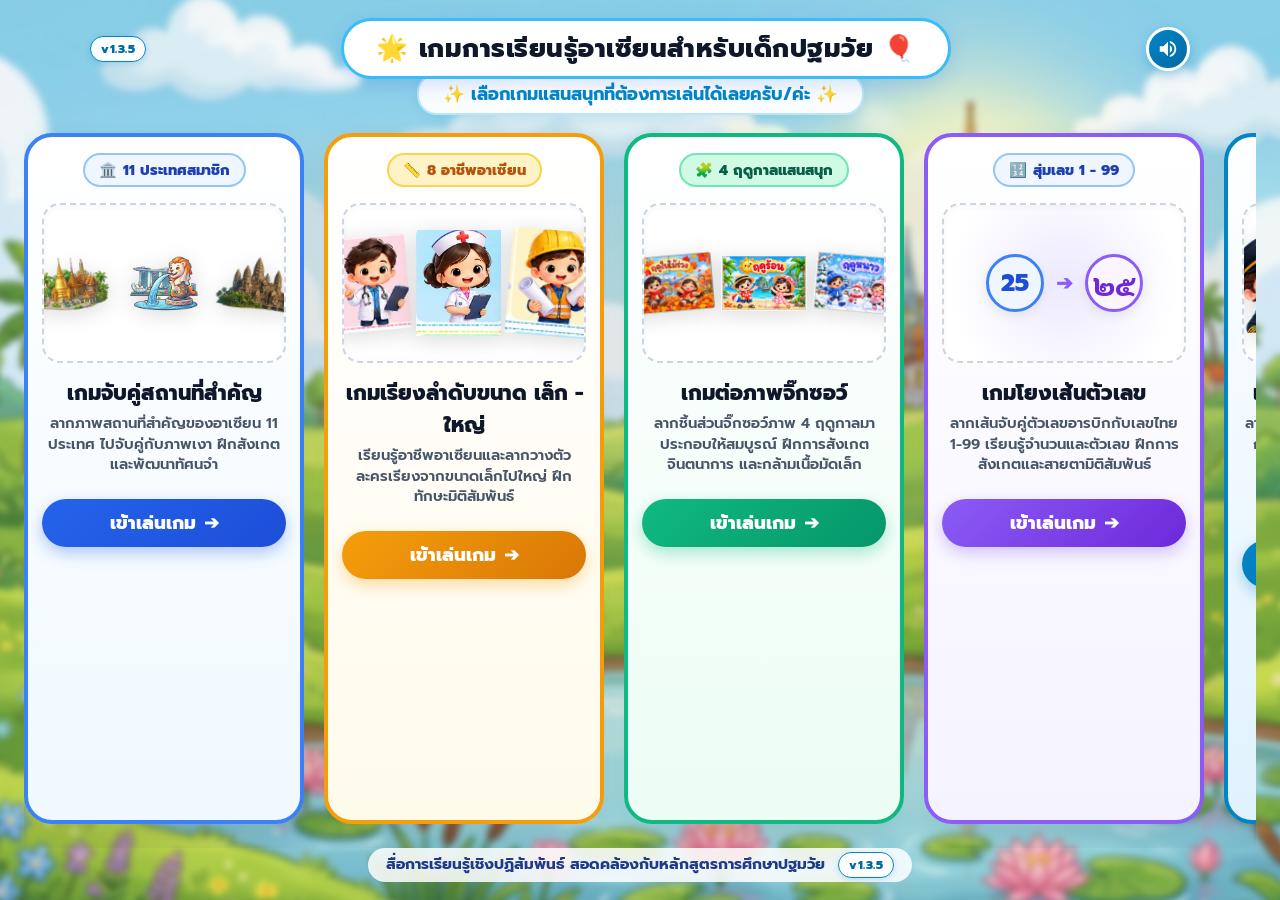
<file: index.html>
<!DOCTYPE html>
<html lang="th">
<head>
  <meta charset="UTF-8">
  <meta name="viewport" content="width=device-width, initial-scale=1.0, maximum-scale=1.0, user-scalable=no">
  <meta http-equiv="Cache-Control" content="no-cache, no-store, must-revalidate">
  <meta http-equiv="Pragma" content="no-cache">
  <meta http-equiv="Expires" content="0">
  <title>เกมการเรียนรู้สำหรับเด็กปฐมวัย - อาเซียนศึกษา</title>
  <link rel="stylesheet" href="css/style.css?v=1.3.5">
  <link rel="stylesheet" href="css/menu.css?v=1.3.5">
  <link rel="preconnect" href="https://fonts.googleapis.com">
  <link rel="preconnect" href="https://fonts.gstatic.com" crossorigin>
  <link href="https://fonts.googleapis.com/css2?family=Prompt:wght@400;600;700;800&family=Mitr:wght@500;700&family=Sarabun:wght@600;700;800&display=swap" rel="stylesheet">
</head>
<body>
  <div class="menu-viewport">
    <!-- Blurred Background Landscape Layer -->
    <div class="game-bg-layer" aria-hidden="true"></div>

    <!-- Top Header -->
    <header class="menu-header">
      <!-- Visible Version Pill -->
      <div style="display: flex; align-items: center; justify-content: flex-start; min-width: 55px;">
        <span class="version-tag-pill">v1.3.5</span>
      </div>

      <!-- Title Pill -->
      <div class="menu-title-container">
        <h1 class="menu-title">
          <span>🌟</span>
          <span>เกมการเรียนรู้อาเซียนสำหรับเด็กปฐมวัย</span>
          <span>🎈</span>
        </h1>
      </div>

      <!-- Music / Sound Button -->
      <button class="action-btn" id="audioToggleBtn" title="เปิด/ปิด เสียงดนตรี">
        <svg id="audioIcon" width="22" height="22" viewBox="0 0 24 24" fill="currentColor">
          <path d="M3 9v6h4l5 5V4L7 9H3zm13.5 3c0-1.77-1.02-3.29-2.5-4.03v8.05c1.48-.73 2.5-2.25 2.5-4.02zM14 3.23v2.06c2.89.86 5 3.54 5 6.71s-2.11 5.85-5 6.71v2.06c4.01-.91 7-4.49 7-8.77s-2.99-7.86-7-8.77z"/>
        </svg>
      </button>
    </header>

    <!-- Subtitle instruction -->
    <div class="menu-hero-text">
      <span>✨ เลือกเกมแสนสนุกที่ต้องการเล่นได้เลยครับ/ค่ะ ✨</span>
    </div>

    <!-- Main Grid: 2 Big Engaging Game Portals -->
    <main class="games-hub-grid">

      <!-- Game 1: ASEAN Landmarks Matching -->
      <a href="asean-landmarks.html" class="game-portal-card card-landmarks">
        <div class="portal-badge">
          <span>🏛️</span>
          <span>11 ประเทศสมาชิก</span>
        </div>

        <div class="portal-preview-wrap">
          <img src="assets/images/landmarks/thailand.png" alt="วัดพระแก้ว" class="portal-img-preview" style="transform: rotate(-6deg);">
          <img src="assets/images/landmarks/singapore.png" alt="เมอร์ไลออน" class="portal-img-preview">
          <img src="assets/images/landmarks/cambodia.png" alt="นครวัด" class="portal-img-preview" style="transform: rotate(6deg);">
        </div>

        <div class="portal-content">
          <h2 class="portal-title">เกมจับคู่สถานที่สำคัญ</h2>
          <p class="portal-desc">ลากภาพสถานที่สำคัญของอาเซียน 11 ประเทศ ไปจับคู่กับภาพเงา ฝึกสังเกตและพัฒนาทัศนจำ</p>
        </div>

        <div class="portal-btn-play">
          <span>เข้าเล่นเกม</span>
          <span>➔</span>
        </div>
      </a>

      <!-- Game 2: Size Sorting (8 ASEAN Professions) -->
      <a href="size-sorting.html" class="game-portal-card card-sizes">
        <div class="portal-badge">
          <span>📏</span>
          <span>8 อาชีพอาเซียน</span>
        </div>

        <div class="portal-preview-wrap">
          <img src="assets/images/professions/doctor.png" alt="แพทย์" class="portal-img-preview" style="height: 95px; transform: rotate(-5deg);">
          <img src="assets/images/professions/nurse.png" alt="พยาบาล" class="portal-img-preview" style="height: 120px;">
          <img src="assets/images/professions/engineer.png" alt="วิศวกร" class="portal-img-preview" style="height: 140px; transform: rotate(5deg);">
        </div>

        <div class="portal-content">
          <h2 class="portal-title">เกมเรียงลำดับขนาด เล็ก - ใหญ่</h2>
          <p class="portal-desc">เรียนรู้อาชีพอาเซียนและลากวางตัวละครเรียงจากขนาดเล็กไปใหญ่ ฝึกทักษะมิติสัมพันธ์</p>
        </div>

        <div class="portal-btn-play">
          <span>เข้าเล่นเกม</span>
          <span>➔</span>
        </div>
      </a>

      <!-- Game 3: Jigsaw Puzzle (4 Seasons) -->
      <a href="jigsaw.html" class="game-portal-card card-jigsaw">
        <div class="portal-badge">
          <span>🧩</span>
          <span>4 ฤดูกาลแสนสนุก</span>
        </div>

        <div class="portal-preview-wrap">
          <img src="assets/images/jigsaw/S__66052234.jpg" alt="จิ๊กซอว์ฤดูใบไม้ร่วง" class="portal-img-preview" style="height: 105px; border-radius: 8px; transform: rotate(-5deg);">
          <img src="assets/images/jigsaw/S__66052232.jpg" alt="จิ๊กซอว์ฤดูร้อน" class="portal-img-preview" style="height: 110px; border-radius: 8px;">
          <img src="assets/images/jigsaw/S__66052236.jpg" alt="จิ๊กซอว์ฤดูหนาว" class="portal-img-preview" style="height: 105px; border-radius: 8px; transform: rotate(5deg);">
        </div>

        <div class="portal-content">
          <h2 class="portal-title">เกมต่อภาพจิ๊กซอว์</h2>
          <p class="portal-desc">ลากชิ้นส่วนจิ๊กซอว์ภาพ 4 ฤดูกาลมาประกอบให้สมบูรณ์ ฝึกการสังเกต จินตนาการ และกล้ามเนื้อมัดเล็ก</p>
        </div>

        <div class="portal-btn-play">
          <span>เข้าเล่นเกม</span>
          <span>➔</span>
        </div>
      </a>

      <!-- Game 4: Number Matching (Arabic - Thai 1-99) -->
      <a href="number-matching.html" class="game-portal-card card-numbers">
        <div class="portal-badge">
          <span>🔢</span>
          <span>สุ่มเลข 1 - 99</span>
        </div>

        <div class="portal-preview-wrap number-portal-preview">
          <div class="portal-num-bubble num-arabic">25</div>
          <div class="portal-num-connector">➔</div>
          <div class="portal-num-bubble num-thai">๒๕</div>
        </div>

        <div class="portal-content">
          <h2 class="portal-title">เกมโยงเส้นตัวเลข</h2>
          <p class="portal-desc">ลากเส้นจับคู่ตัวเลขอารบิกกับเลขไทย 1-99 เรียนรู้จำนวนและตัวเลข ฝึกการสังเกตและสายตามิติสัมพันธ์</p>
        </div>

        <div class="portal-btn-play">
          <span>เข้าเล่นเกม</span>
          <span>➔</span>
        </div>
      </a>

      <!-- Game 5: Occupation & Workplace Matching (เกมจับคู่อาชีพและสถานที่ 10 หน้า 40 อาชีพ) -->
      <a href="occupation-matching.html" class="game-portal-card card-occupation">
        <div class="portal-badge">
          <span>🏢</span>
          <span>10 หน้า (40 อาชีพ)</span>
        </div>

        <div class="portal-preview-wrap">
          <img src="assets/images/occupations/char_pilot.png" alt="นักบิน" class="portal-img-preview" style="height: 100px; transform: rotate(-5deg);">
          <img src="assets/images/occupations/place_police.png" alt="สถานีตำรวจ" class="portal-img-preview" style="height: 90px; border-radius: 10px;">
          <img src="assets/images/occupations/char_chef.png" alt="เชฟพ่อครัว" class="portal-img-preview" style="height: 100px; transform: rotate(5deg);">
        </div>

        <div class="portal-content">
          <h2 class="portal-title">เกมจับคู่อาชีพและสถานที่</h2>
          <p class="portal-desc">ลากตัวละครอาชีพแสนน่ารักไปวางจับคู่กับภาพเงาและสถานที่ทำงาน 10 หน้าเต็ม หน้าละ 4 อาชีพ รวม 40 อาชีพ พร้อมเสียงพูดภาษาไทยและเสียงเอฟเฟกต์สดใส</p>
        </div>

        <div class="portal-btn-play">
          <span>เข้าเล่นเกม</span>
          <span>➔</span>
        </div>
      </a>

      <!-- Game 6: Career Jigsaw (เกมต่อภาพจิ๊กซอว์อาชีพ 13 อาชีพ) -->
      <a href="career-jigsaw.html" class="game-portal-card card-career-jigsaw">
        <div class="portal-badge">
          <span>🧩</span>
          <span>13 อาชีพแสนสนุก</span>
        </div>

        <div class="portal-preview-wrap">
          <img src="assets/images/cut_pic/cut_pic01.JPEG" alt="แอร์โฮสเตส" class="portal-img-preview" style="height: 95px; border-radius: 8px; transform: rotate(-5deg);">
          <img src="assets/images/cut_pic/cut_pic02.JPEG" alt="รปภ." class="portal-img-preview" style="height: 100px; border-radius: 8px;">
          <img src="assets/images/cut_pic/cut_pic04.JPEG" alt="รถตุ๊กตุ๊ก" class="portal-img-preview" style="height: 95px; border-radius: 8px; transform: rotate(5deg);">
        </div>

        <div class="portal-content">
          <h2 class="portal-title">เกมต่อภาพจิ๊กซอว์อาชีพ</h2>
          <p class="portal-desc">ต่อชิ้นส่วนภาพอาชีพ 13 ด่านตามรอยเส้นประ ฝึกมิติสัมพันธ์ กล้ามเนื้อมัดเล็ก และการสังเกต พร้อมเสียงพากย์ภาษาไทย</p>
        </div>

        <div class="portal-btn-play">
          <span>เข้าเล่นเกม</span>
          <span>➔</span>
        </div>
      </a>

      <!-- Game 7: Career Size Sorting (เกมเรียงขนาดอาชีพในฝัน: เล็ก >> ใหญ่ & ใหญ่ >> เล็ก 17 อาชีพ) -->
      <a href="career-size-sorting.html" class="game-portal-card card-career-size">
        <div class="portal-badge">
          <span>📏</span>
          <span>17 อาชีพ (2 หน้า)</span>
        </div>

        <div class="portal-preview-wrap">
          <img src="assets/images/SB_cards/postman/size_1.jpg" alt="เล็ก" class="portal-img-preview" style="height: 75px; border-radius: 8px; transform: rotate(-6deg);">
          <img src="assets/images/SB_cards/postman/size_2.jpg" alt="กลาง" class="portal-img-preview" style="height: 95px; border-radius: 8px;">
          <img src="assets/images/SB_cards/postman/size_4.jpg" alt="ใหญ่" class="portal-img-preview" style="height: 115px; border-radius: 8px; transform: rotate(6deg);">
        </div>

        <div class="portal-content">
          <h2 class="portal-title">เกมเรียงขนาดอาชีพในฝัน</h2>
          <p class="portal-desc">เรียนรู้เปรียบเทียบขนาด เล็ก >> ใหญ่ และ ใหญ่ >> เล็ก 17 อาชีพแสนน่ารัก พร้อมเฟรมกระดานภาพวาดและเสียงพากย์สดใส</p>
        </div>

        <div class="portal-btn-play">
          <span>เข้าเล่นเกม</span>
          <span>➔</span>
        </div>
      </a>

      <!-- Game 8: Event Sequencing (เกมเรียงลำดับเหตุการณ์ก่อน - หลัง 5 เรื่อง 25 ชิ้นส่วน) -->
      <a href="event-sequencing.html" class="game-portal-card card-event-sequence">
        <div class="portal-badge">
          <span>⏳</span>
          <span>5 เรื่อง (ก่อน - หลัง)</span>
        </div>

        <div class="portal-preview-wrap">
          <img src="assets/images/before_after_cards/7eleven/card_1.jpg" alt="ก่อน" class="portal-img-preview" style="height: 105px; border-radius: 8px; transform: rotate(-5deg);">
          <img src="assets/images/before_after_cards/teacher/card_3.jpg" alt="กลาง" class="portal-img-preview" style="height: 110px; border-radius: 8px;">
          <img src="assets/images/before_after_cards/student/card_5.jpg" alt="หลัง" class="portal-img-preview" style="height: 105px; border-radius: 8px; transform: rotate(5deg);">
        </div>

        <div class="portal-content">
          <h2 class="portal-title">เกมเรียงลำดับเหตุการณ์</h2>
          <p class="portal-desc">ฝึกการคิดเชิงตรรกะและมิติเวลา เรียงลำดับเหตุการณ์ก่อน - หลัง 5 เรื่องน่ารัก พร้อมกระดานภาพวาดและเสียงพากย์สดใส</p>
        </div>

        <div class="portal-btn-play">
          <span>เข้าเล่นเกม</span>
          <span>➔</span>
        </div>
      </a>

      <!-- Game 9: Thai Consonant Tracing (เกมเขียนตามรอยเส้นประ พยัญชนะไทย ก - ฮ 44 ตัวอักษร) -->
      <a href="thai-tracing.html" class="game-portal-card card-thai-tracing">
        <div class="portal-badge">
          <span>✍️</span>
          <span>44 พยัญชนะ (ก - ฮ)</span>
        </div>

        <div class="portal-preview-wrap">
          <img src="assets/images/thai_letters/ko_kai.jpg" alt="ก ไก่" class="portal-img-preview" style="height: 105px; border-radius: 12px; transform: rotate(-5deg);">
          <img src="assets/images/thai_letters/do_dek.jpg" alt="ด เด็ก" class="portal-img-preview" style="height: 110px; border-radius: 12px;">
          <img src="assets/images/thai_letters/to_tao.jpg" alt="ต เต่า" class="portal-img-preview" style="height: 105px; border-radius: 12px; transform: rotate(5deg);">
        </div>

        <div class="portal-content">
          <h2 class="portal-title">เกมเขียนตามรอยเส้นประ</h2>
          <p class="portal-desc">ฝึกเขียนพยัญชนะไทย ก - ฮ 44 ตัวอักษร ลากนิ้วตามรอยเส้นประพร้อมลูกศรบอกทิศทาง มีโหมดเรียงและโหมดสุ่ม พร้อมเสียงอ่านคำกลอนสดใส</p>
        </div>

        <div class="portal-btn-play">
          <span>เข้าเล่นเกม</span>
          <span>➔</span>
        </div>
      </a>

      <!-- Game 10: Thai Consonant Picture Matching (เกมเลือกพยัญชนะตรงกับรูปภาพ ก - ฮ 44 ตัวอักษร) -->
      <a href="thai-select.html" class="game-portal-card card-thai-select">
        <div class="portal-badge">
          <span>🎯</span>
          <span>44 พยัญชนะ (ก - ฮ)</span>
        </div>

        <div class="portal-preview-wrap">
          <img src="assets/images/select_TH_cards/card_01_ko_kai.jpg" alt="ก ไก่" class="portal-img-preview" style="height: 105px; border-radius: 12px; transform: rotate(-5deg);">
          <img src="assets/images/select_TH_cards/card_14_do_chada.jpg" alt="ฎ ชฎา" class="portal-img-preview" style="height: 110px; border-radius: 12px;">
          <img src="assets/images/select_TH_cards/card_44_ho_nokhuk.jpg" alt="ฮ นกฮูก" class="portal-img-preview" style="height: 105px; border-radius: 12px; transform: rotate(5deg);">
        </div>

        <div class="portal-content">
          <h2 class="portal-title">เกมเลือกพยัญชนะตรงกับรูป</h2>
          <p class="portal-desc">เรียนรู้พยัญชนะไทย ก - ฮ 44 บัตรคำ สังเกตภาพแล้วเลือกตัวพยัญชนะที่ถูกต้อง พร้อมแอนิเมชันไม้หนีบและเสียงอ่านคำศัพท์สดใส</p>
        </div>

        <div class="portal-btn-play">
          <span>เข้าเล่นเกม</span>
          <span>➔</span>
        </div>
      </a>

    </main>

    <!-- Footer Credit -->
    <footer class="menu-footer">
      <span>สื่อการเรียนรู้เชิงปฏิสัมพันธ์ สอดคล้องกับหลักสูตรการศึกษาปฐมวัย</span>
      <span class="version-tag-pill" style="margin-left: 8px;">v1.3.5</span>
    </footer>

  </div>

  <!-- ASEAN Countries Info Modal (Opened by clicking ASEAN Logo) -->
  <div class="asean-modal-overlay" id="aseanModalOverlay" aria-hidden="true" role="dialog" aria-modal="true">
    <div class="asean-modal-card">
      <button class="modal-close-btn" id="modalCloseBtn" aria-label="ปิดหน้าต่าง">✕</button>
      
      <div class="asean-modal-header">
        <div class="modal-logo-wrap">
          <img src="assets/icons/asean_logo.png" alt="ตราสัญลักษณ์อาเซียน" class="modal-logo-img">
        </div>
        <div class="modal-header-text">
          <h2 class="modal-title">ประเทศสมาชิกอาเซียน (11 ประเทศ)</h2>
          <p class="modal-subtitle">รายชื่อ ธงชาติ และสถานที่สำคัญของสมาชิกสมาคมประชาชาติแห่งเอเชียตะวันออกเฉียงใต้</p>
        </div>
      </div>

      <!-- 11 Countries Grid -->
      <div class="asean-countries-grid" id="aseanCountriesGrid">
        <!-- Injected via JavaScript from ASEAN_LANDMARKS -->
      </div>

      <div class="asean-modal-footer">
        <button class="btn-close-modal" id="modalFooterCloseBtn">ปิดหน้าต่าง</button>
      </div>
    </div>
  </div>

  <!-- Scripts -->
  <script src="js/audio.js?v=1.3.5"></script>
  <script src="js/landmarks-data.js?v=1.3.5"></script>
  <script>
    // Audio and ASEAN Modal logic for Main Menu
    document.addEventListener('DOMContentLoaded', () => {
      // Horizontal mouse wheel scrolling for games hub grid on desktop
      const hubGrid = document.querySelector('.games-hub-grid');
      if (hubGrid) {
        hubGrid.addEventListener('wheel', (e) => {
          if (Math.abs(e.deltaY) > Math.abs(e.deltaX)) {
            e.preventDefault();
            hubGrid.scrollLeft += e.deltaY;
          }
        }, { passive: false });
      }

      const sound = new SoundManager();
      const audioBtn = document.getElementById('audioToggleBtn');
      const audioIcon = document.getElementById('audioIcon');

      // Start BGM on first interaction
      const startBgmOnce = () => {
        sound.init();
        sound.startBGM();
        audioBtn.classList.add('active');
        window.removeEventListener('pointerdown', startBgmOnce);
      };
      window.addEventListener('pointerdown', startBgmOnce);

      audioBtn.addEventListener('click', () => {
        const isMuted = sound.toggleMute();
        if (isMuted) {
          audioBtn.classList.remove('active');
          audioIcon.innerHTML = `<path d="M16.5 12c0-1.77-1.02-3.29-2.5-4.03v2.21l2.45 2.45c.03-.2.05-.41.05-.63zm2.5 0c0 .94-.2 1.82-.54 2.64l1.51 1.51C20.63 14.91 21 13.5 21 12c0-4.28-2.99-7.86-7-8.77v2.06c2.89.86 5 3.54 5 6.71zM4.27 3L3 4.27 7.73 9H3v6h4l5 5v-6.73l4.25 4.25c-.67.52-1.42.93-2.25 1.18v2.06c1.38-.31 2.63-.95 3.69-1.81L19.73 21 21 19.73l-9-9L4.27 3zM12 4L9.91 6.09 12 8.18V4z"/>`;
        } else {
          audioBtn.classList.add('active');
          audioIcon.innerHTML = `<path d="M3 9v6h4l5 5V4L7 9H3zm13.5 3c0-1.77-1.02-3.29-2.5-4.03v8.05c1.48-.73 2.5-2.25 2.5-4.02zM14 3.23v2.06c2.89.86 5 3.54 5 6.71s-2.11 5.85-5 6.71v2.06c4.01-.91 7-4.49 7-8.77s-2.99-7.86-7-8.77z"/>`;
        }
      });

      // Sound on clicking portal cards
      document.querySelectorAll('.game-portal-card').forEach(card => {
        card.addEventListener('pointerdown', () => sound.playPop());
      });

      // ASEAN Modal
      const modalOverlay = document.getElementById('aseanModalOverlay');
      const emblemBtn = document.getElementById('aseanEmblemBtn');
      const closeBtn = document.getElementById('modalCloseBtn');
      const footerCloseBtn = document.getElementById('modalFooterCloseBtn');
      const grid = document.getElementById('aseanCountriesGrid');

      if (typeof ASEAN_LANDMARKS !== 'undefined' && grid) {
        grid.innerHTML = ASEAN_LANDMARKS.map(item => `
          <div class="country-modal-item">
            <div class="modal-flag-wrap">${item.flagSvg}</div>
            <div class="modal-country-info">
              <div class="modal-country-name">${item.country}</div>
              <div class="modal-country-en">${item.countryEn}</div>
              <div class="modal-landmark-name">${item.landmarkName}</div>
            </div>
          </div>
        `).join('');
      }

      if (emblemBtn) {
        emblemBtn.addEventListener('click', () => {
          sound.playPop();
          modalOverlay.classList.add('active');
        });
      }

      closeBtn.addEventListener('click', () => {
        sound.playPop();
        modalOverlay.classList.remove('active');
      });

      if (footerCloseBtn) {
        footerCloseBtn.addEventListener('click', () => {
          sound.playPop();
          modalOverlay.classList.remove('active');
        });
      }

      modalOverlay.addEventListener('click', (e) => {
        if (e.target === modalOverlay) {
          modalOverlay.classList.remove('active');
        }
      });
    });
  </script>
</body>
</html>
</file>
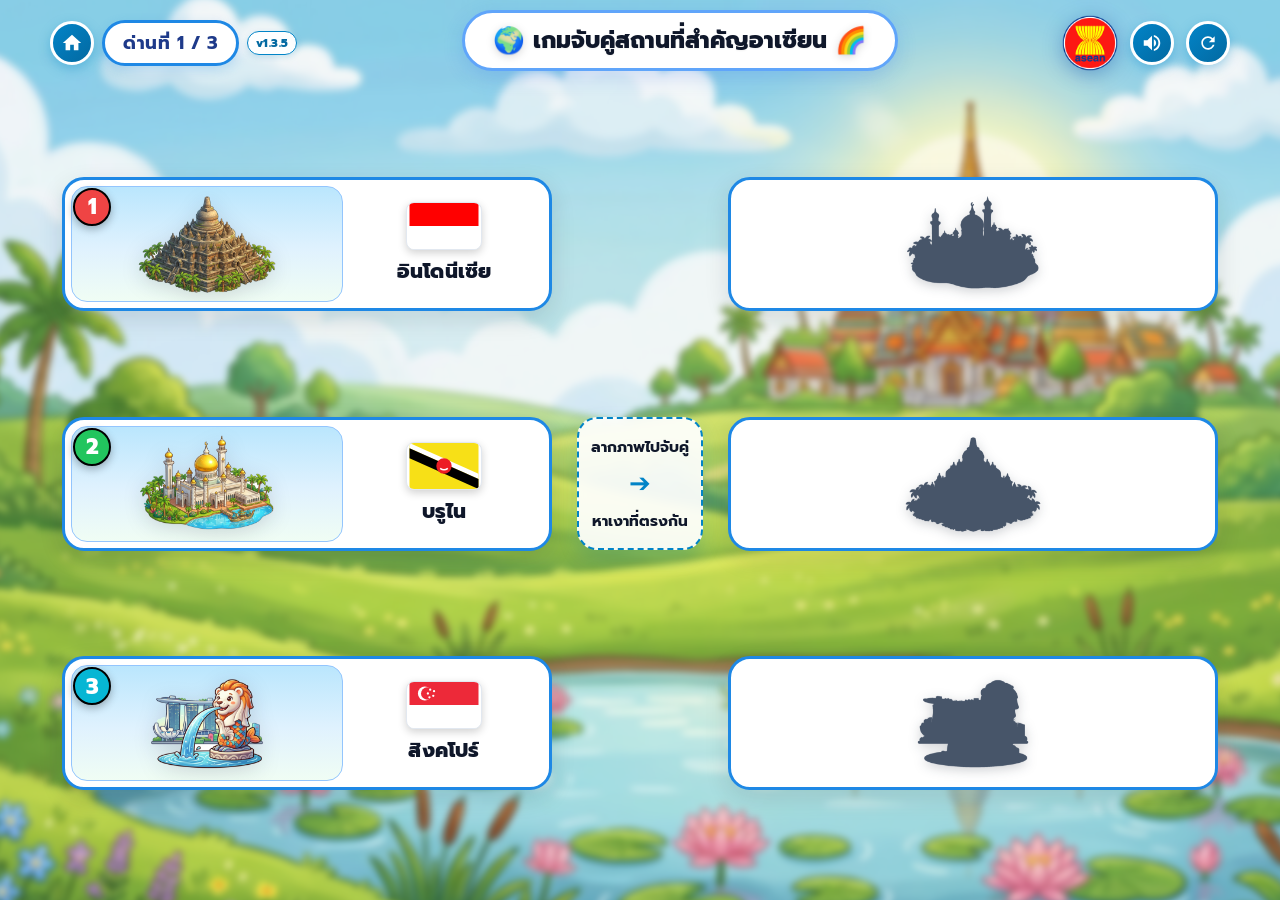
<file: asean-landmarks.html>
<!DOCTYPE html>
<html lang="th">
<head>
  <meta charset="UTF-8">
  <meta name="viewport" content="width=device-width, initial-scale=1.0, maximum-scale=1.0, user-scalable=no">
  <meta http-equiv="Cache-Control" content="no-cache, no-store, must-revalidate">
  <meta http-equiv="Pragma" content="no-cache">
  <meta http-equiv="Expires" content="0">
  <title>เกมจับคู่สถานที่สำคัญอาเซียน สำหรับเด็กอนุบาล</title>
  <link rel="stylesheet" href="css/style.css?v=1.2.8">
  <link rel="preconnect" href="https://fonts.googleapis.com">
  <link rel="preconnect" href="https://fonts.gstatic.com" crossorigin>
  <link href="https://fonts.googleapis.com/css2?family=Prompt:wght@400;600;700;800&family=Mitr:wght@500;700&display=swap" rel="stylesheet">
</head>
<body>
  <div class="game-viewport">
    <!-- Blurred Background Landscape Layer -->
    <div class="game-bg-layer" aria-hidden="true"></div>
    
    <!-- Top Header -->
    <header class="game-header">
      <!-- Home & Level Counter Badge -->
      <div style="display: flex; align-items: center; gap: 8px;">
        <a href="index.html" class="action-btn" title="กลับหน้าเมนูหลัก" style="text-decoration: none;">
          <svg width="22" height="22" viewBox="0 0 24 24" fill="currentColor">
            <path d="M10 20v-6h4v6h5v-8h3L12 3 2 12h3v8z"/>
          </svg>
        </a>
        <div class="level-badge" id="levelBadge">
          <span id="levelBadgeText">ด่านที่ 1 / 3</span>
        </div>
        <span class="version-tag-pill">v1.3.5</span>
      </div>

      <!-- Title Pill -->
      <div class="game-title-container">
        <h1 class="game-title">
          <span class="emoji-icon">🌍</span>
          <span>เกมจับคู่สถานที่สำคัญอาเซียน</span>
          <span class="emoji-icon">🌈</span>
        </h1>
      </div>

      <!-- Right Action Badges -->
      <div class="header-actions">
        <!-- Official ASEAN Emblem Badge (Actual Uploaded Logo) -->
        <div class="asean-emblem" id="aseanEmblemBtn" title="สัญลักษณ์อาเซียน (ASEAN)">
          <img src="assets/icons/asean_logo.png" alt="สัญลักษณ์อาเซียน" class="asean-logo-img">
        </div>

        <!-- Music & Sound Toggle Button -->
        <button class="action-btn" id="audioToggleBtn" title="เปิด/ปิด เสียงดนตรี">
          <svg id="audioIcon" width="22" height="22" viewBox="0 0 24 24" fill="currentColor">
            <path d="M3 9v6h4l5 5V4L7 9H3zm13.5 3c0-1.77-1.02-3.29-2.5-4.03v8.05c1.48-.73 2.5-2.25 2.5-4.02zM14 3.23v2.06c2.89.86 5 3.54 5 6.71s-2.11 5.85-5 6.71v2.06c4.01-.91 7-4.49 7-8.77s-2.99-7.86-7-8.77z"/>
          </svg>
        </button>

        <!-- Shuffle / Reload Round Button -->
        <button class="action-btn" id="reloadRoundBtn" title="สุ่มภาพใหม่">
          <svg width="20" height="20" viewBox="0 0 24 24" fill="currentColor">
            <path d="M17.65 6.35C16.2 4.9 14.21 4 12 4c-4.42 0-7.99 3.58-7.99 8s3.57 8 7.99 8c3.73 0 6.84-2.55 7.73-6h-2.08c-.82 2.33-3.04 4-5.65 4-3.31 0-6-2.69-6-6s2.69-6 6-6c1.66 0 3.14.69 4.22 1.78L13 11h7V4l-2.35 2.35z"/>
          </svg>
        </button>
      </div>
    </header>

    <!-- Main Game Board (Matching Screen) -->
    <main class="game-board">
      
      <!-- Left Column: 3 Colored Landmark Cards -->
      <section class="cards-column left-column" id="leftCardsContainer" aria-label="ภาพสถานที่สำคัญสี">
        <!-- Rendered dynamically by JavaScript -->
      </section>

      <!-- Center Guide Divider -->
      <div class="center-guide-column">
        <div class="guide-pill">
          <span class="guide-text-top">ลากภาพไปจับคู่</span>
          <span class="guide-arrow">➔</span>
          <span class="guide-text-bottom">หาเงาที่ตรงกัน</span>
        </div>
      </div>

      <!-- Right Column: 3 Silhouette Shadow Cards -->
      <section class="cards-column right-column" id="rightCardsContainer" aria-label="ภาพเงาสถานที่สำคัญ">
        <!-- Rendered dynamically by JavaScript -->
      </section>

    </main>

  </div>

  <!-- Confetti Canvas for Victory Celebrations -->
  <canvas id="confetti-canvas"></canvas>

  <!-- Celebration Modal (เก่งมากและเปลี่ยนด่านต่อไป) -->
  <div class="celebration-overlay" id="celebrationOverlay">
    <div class="celebration-card">
      <div class="stars-row">
        <span class="star-pop">⭐</span>
        <span class="star-pop">⭐</span>
        <span class="star-pop">⭐</span>
      </div>

      <h2 class="celebration-title" id="celebrationTitle">เก่งมากเลยคนเก่ง! 🎉</h2>
      <p class="celebration-subtitle" id="celebrationSubtitle">จับคู่สถานที่สำคัญอาเซียนถูกต้องครบทั้ง 3 ภาพแล้ว</p>

      <div class="matched-summary-list" id="matchedSummaryList">
        <!-- Badges of the 3 matched countries in this round -->
      </div>

      <button class="btn-next-level" id="btnNextLevel">
        <span>เล่นด่านต่อไป</span>
        <span>➔</span>
      </button>

      <span class="auto-countdown-text" id="autoCountdownText">เปลี่ยนด่านถัดไปอัตโนมัติใน 4 วินาที...</span>
    </div>
  </div>

  <!-- ASEAN Countries Info Modal (Opened by clicking ASEAN Logo) -->
  <div class="asean-modal-overlay" id="aseanModalOverlay" aria-hidden="true" role="dialog" aria-modal="true">
    <div class="asean-modal-card">
      <button class="modal-close-btn" id="modalCloseBtn" aria-label="ปิดหน้าต่าง">✕</button>
      
      <div class="asean-modal-header">
        <div class="modal-logo-wrap">
          <img src="assets/icons/asean_logo.png" alt="ตราสัญลักษณ์อาเซียน" class="modal-logo-img">
        </div>
        <div class="modal-header-text">
          <h2 class="modal-title">ประเทศสมาชิกอาเซียน (11 ประเทศ)</h2>
          <p class="modal-subtitle">รายชื่อ ธงชาติ และสถานที่สำคัญของสมาชิกสมาคมประชาชาติแห่งเอเชียตะวันออกเฉียงใต้</p>
        </div>
      </div>

      <!-- 11 Countries Grid -->
      <div class="asean-countries-grid" id="aseanCountriesGrid">
        <!-- Injected via JavaScript from ASEAN_LANDMARKS -->
      </div>

      <div class="asean-modal-footer">
        <button class="btn-close-modal" id="modalFooterCloseBtn">ปิดหน้าต่าง</button>
      </div>
    </div>
  </div>

  <!-- Scripts -->
  <script src="js/landmarks-data.js?v=1.2.8"></script>
  <script src="js/audio.js?v=1.2.8"></script>
  <script src="js/game.js?v=1.2.8"></script>
</body>
</html>
</file>
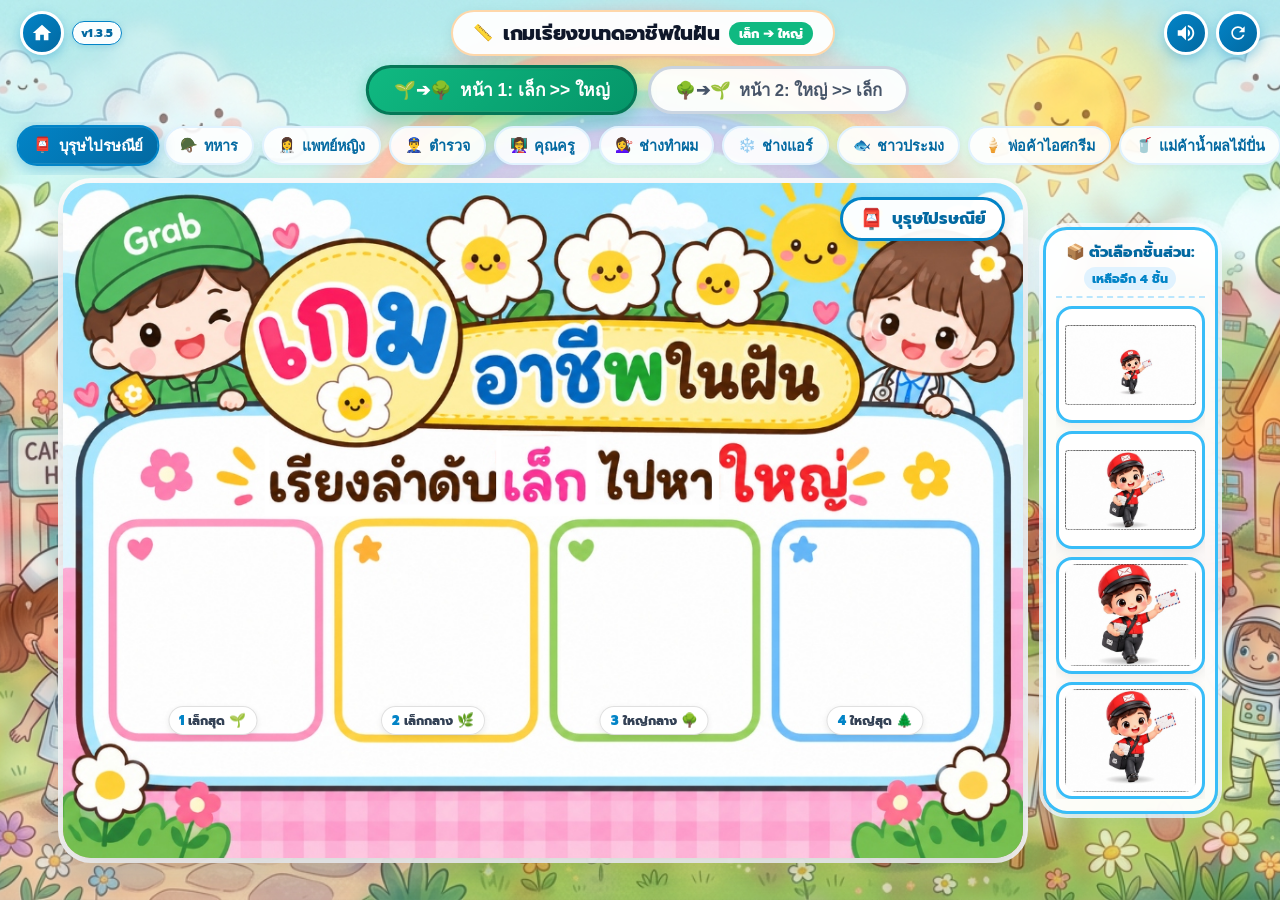
<file: career-size-sorting.html>
<!DOCTYPE html>
<html lang="th">
<head>
  <meta charset="UTF-8">
  <meta name="viewport" content="width=device-width, initial-scale=1.0, maximum-scale=1.0, user-scalable=no">
  <meta http-equiv="Cache-Control" content="no-cache, no-store, must-revalidate">
  <meta http-equiv="Pragma" content="no-cache">
  <meta http-equiv="Expires" content="0">
  <title>เกมเรียงลำดับขนาดอาชีพในฝัน (เล็ก >> ใหญ่ & ใหญ่ >> เล็ก) สำหรับเด็กปฐมวัย</title>
  <link rel="stylesheet" href="css/style.css?v=1.2.8">
  <link rel="stylesheet" href="css/career-size-sorting.css?v=1.2.8">
  <link rel="preconnect" href="https://fonts.googleapis.com">
  <link rel="preconnect" href="https://fonts.gstatic.com" crossorigin>
  <link href="https://fonts.googleapis.com/css2?family=Prompt:wght@400;600;700;800&family=Mitr:wght@500;700&family=Sarabun:wght@600;700;800&display=swap" rel="stylesheet">
</head>
<body>
  <div class="size-sort-viewport">
    <!-- Animated Soft Atmosphere Background -->
    <div class="size-sort-bg-layer" aria-hidden="true"></div>

    <!-- Top Header -->
    <header class="size-sort-header">
      <div class="header-left">
        <!-- Back to Hub / Main Menu (Unified Circular Blue) -->
        <a href="index.html" class="action-btn" title="กลับหน้าเมนูหลัก" style="text-decoration: none;">
          <svg width="22" height="22" viewBox="0 0 24 24" fill="currentColor">
            <path d="M10 20v-6h4v6h5v-8h3L12 3 2 12h3v8z"/>
          </svg>
        </a>
        <span class="version-tag-pill">v1.3.5</span>
      </div>

      <!-- Title Pill -->
      <div class="size-sort-title-pill">
        <span>📏</span>
        <h1>เกมเรียงขนาดอาชีพในฝัน</h1>
        <span class="mode-badge-pill" id="currentModeBadge">เล็ก ➔ ใหญ่</span>
      </div>

      <div class="header-right">
        <!-- Sound & Music Toggle -->
        <button class="action-btn" id="audioToggleBtn" title="เปิด/ปิด เสียงดนตรี">
          <svg id="audioIcon" width="22" height="22" viewBox="0 0 24 24" fill="currentColor">
            <path d="M3 9v6h4l5 5V4L7 9H3zm13.5 3c0-1.77-1.02-3.29-2.5-4.03v8.05c1.48-.73 2.5-2.25 2.5-4.02zM14 3.23v2.06c2.89.86 5 3.54 5 6.71s-2.11 5.85-5 6.71v2.06c4.01-.91 7-4.49 7-8.77s-2.99-7.86-7-8.77z"/>
          </svg>
        </button>

        <!-- Reset Current Board -->
        <button class="action-btn" id="btnResetBoard" title="เริ่มเรียงใหม่">
          <svg width="20" height="20" viewBox="0 0 24 24" fill="currentColor">
            <path d="M17.65 6.35C16.2 4.9 14.21 4 12 4c-4.42 0-7.99 3.58-7.99 8s3.57 8 7.99 8c3.73 0 6.84-2.55 7.73-6h-2.08c-.82 2.33-3.04 4-5.65 4-3.31 0-6-2.69-6-6s2.69-6 6-6c1.66 0 3.14.69 4.22 1.78L13 11h7V4l-2.35 2.35z"/>
          </svg>
        </button>
      </div>
    </header>

    <!-- 2 Page Navigation Tabs (เล็ก >> ใหญ่ vs ใหญ่ >> เล็ก) -->
    <div class="pages-mode-bar" role="tablist" aria-label="เลือกโหมดการเรียงลำดับ">
      <button class="page-mode-btn active mode-btn-small-to-big" id="btnModeSmallToBig" data-mode="small_to_big">
        <span class="mode-icon">🌱➔🌳</span>
        <span class="mode-text">หน้า 1: เล็ก >> ใหญ่</span>
      </button>
      <button class="page-mode-btn mode-btn-big-to-small" id="btnModeBigToSmall" data-mode="big_to_small">
        <span class="mode-icon">🌳➔🌱</span>
        <span class="mode-text">หน้า 2: ใหญ่ >> เล็ก</span>
      </button>
    </div>

    <!-- 17 Careers Selector Horizontal Bar -->
    <nav class="careers-selector-bar" id="careersSelectorBar" aria-label="เลือกอาชีพ">
      <!-- Injected via JavaScript -->
    </nav>

    <!-- Main Game Play Stage -->
    <main class="sorting-play-arena">

      <!-- The Illustrated Board Frame (1024x719 with Grab boy, daisies, doctor girl, & 4 slots) -->
      <section class="sorting-board-wrapper" aria-label="กระดานเรียงลำดับขนาด">
        <div class="sorting-board-frame" id="sortingBoardFrame">
          <!-- Active Career Pill Badge -->
          <div class="board-career-pill" id="boardCareerPill">
            <span class="board-career-emoji" id="headerCareerEmoji">📮</span>
            <span class="board-career-name" id="headerCareerName">บุรุษไปรษณีย์</span>
          </div>

          <!-- The 4 Order Slots Container overlaid directly on the 4 illustrated boxes -->
          <div class="sorting-slots-grid" id="sortingSlotsGrid">
            <!-- 4 Slots generated via JS -->
          </div>
        </div>
      </section>

      <!-- Right Side Options Tray (Shuffled 4 Character Size Cards) -->
      <aside class="sorting-tray-dock" aria-label="กล่องตัวเลือกชิ้นส่วน">
        <div class="tray-dock-header">
          <div class="tray-dock-title">
            <span>📦</span>
            <span>ตัวเลือกชิ้นส่วน:</span>
          </div>
          <div class="tray-dock-hint" id="trayProgressText">เหลืออีก 4 ชิ้น</div>
        </div>

        <div class="tray-cards-row" id="trayCardsRow">
          <!-- 4 Shuffled Cards injected via JS -->
        </div>
      </aside>

    </main>

    <!-- Celebration Modal Overlay -->
    <div class="celebration-overlay" id="celebrationOverlay" aria-hidden="true" role="dialog" aria-modal="true">
      <div class="celebration-card">
        <div class="celebration-badge-icon">🌟🎉🌟</div>
        <h2 class="celebration-title" id="celebrationTitle">เก่งมากครับ/ค่ะ!</h2>
        <p class="celebration-subtitle" id="celebrationSubtitle">เรียงลำดับขนาดอาชีพได้ถูกต้องครบถ้วน!</p>
        
        <div class="celebration-stars-row">
          <span class="star-pop">⭐</span>
          <span class="star-pop">⭐</span>
          <span class="star-pop">⭐</span>
        </div>

        <div class="celebration-actions">
          <button class="btn-celebrate btn-secondary" id="btnCelebrationReplay">
            <span>🔄</span>
            <span>เล่นอีกครั้ง</span>
          </button>
          <button class="btn-celebrate btn-primary" id="btnCelebrationNext">
            <span>เล่นอาชีพถัดไป</span>
            <span>➔</span>
          </button>
          <button class="btn-celebrate btn-switch-mode" id="btnCelebrationSwitchMode">
            <span>🔄</span>
            <span id="btnSwitchModeText">สลับไปหน้า 2</span>
          </button>
        </div>
      </div>
    </div>

    <!-- Confetti Canvas -->
    <canvas id="confettiCanvas"></canvas>
  </div>

  <!-- Scripts -->
  <script src="js/audio.js?v=1.2.8"></script>
  <script src="js/career-size-sorting-data.js?v=1.2.8"></script>
  <script src="js/career-size-sorting-game.js?v=1.2.8"></script>
</body>
</html>
</file>
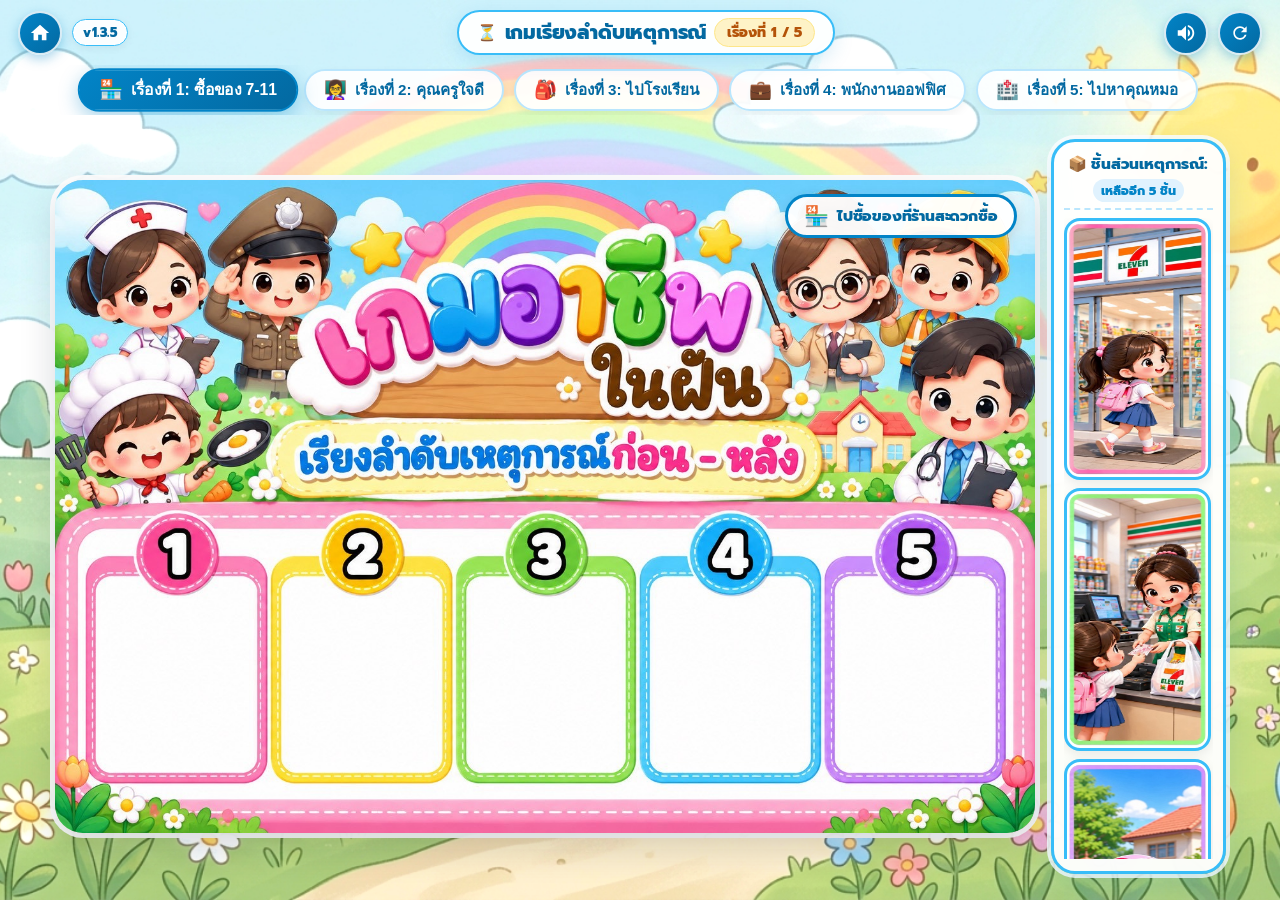
<file: event-sequencing.html>
<!DOCTYPE html>
<html lang="th">
<head>
  <meta charset="UTF-8">
  <meta name="viewport" content="width=device-width, initial-scale=1.0, maximum-scale=1.0, user-scalable=no">
  <meta http-equiv="Cache-Control" content="no-cache, no-store, must-revalidate">
  <meta http-equiv="Pragma" content="no-cache">
  <meta http-equiv="Expires" content="0">
  <title>เกมเรียงลำดับเหตุการณ์ก่อน - หลัง สำหรับเด็กปฐมวัย</title>
  <link rel="stylesheet" href="css/style.css?v=1.2.8">
  <link rel="stylesheet" href="css/event-sequencing.css?v=1.2.8">
  <link rel="preconnect" href="https://fonts.googleapis.com">
  <link rel="preconnect" href="https://fonts.gstatic.com" crossorigin>
  <link href="https://fonts.googleapis.com/css2?family=Prompt:wght@400;600;700;800&family=Mitr:wght@500;700&family=Sarabun:wght@600;700;800&display=swap" rel="stylesheet">
</head>
<body>
  <div class="event-viewport">
    <!-- Animated Soft Atmosphere Background -->
    <div class="event-bg-layer" aria-hidden="true"></div>

    <!-- Top Header -->
    <header class="event-header">
      <div class="header-left">
        <!-- Back to Hub / Main Menu (Unified Circular Blue) -->
        <a href="index.html" class="action-btn" title="กลับหน้าเมนูหลัก" style="text-decoration: none;">
          <svg width="22" height="22" viewBox="0 0 24 24" fill="currentColor">
            <path d="M10 20v-6h4v6h5v-8h3L12 3 2 12h3v8z"/>
          </svg>
        </a>
        <span class="version-tag-pill">v1.3.5</span>
      </div>

      <!-- Title Pill -->
      <div class="event-title-pill">
        <span>⏳</span>
        <h1>เกมเรียงลำดับเหตุการณ์</h1>
        <span class="level-badge-pill" id="headerLevelBadge">เรื่องที่ 1 / 5</span>
      </div>

      <div class="header-right">
        <!-- Sound & Music Toggle -->
        <button class="action-btn" id="audioToggleBtn" title="เปิด/ปิด เสียงดนตรี">
          <svg id="audioIcon" width="22" height="22" viewBox="0 0 24 24" fill="currentColor">
            <path d="M3 9v6h4l5 5V4L7 9H3zm13.5 3c0-1.77-1.02-3.29-2.5-4.03v8.05c1.48-.73 2.5-2.25 2.5-4.02zM14 3.23v2.06c2.89.86 5 3.54 5 6.71s-2.11 5.85-5 6.71v2.06c4.01-.91 7-4.49 7-8.77s-2.99-7.86-7-8.77z"/>
          </svg>
        </button>

        <!-- Reset Board Button -->
        <button class="action-btn" id="btnResetBoard" title="รีเซ็ตกระดาน">
          <svg width="20" height="20" viewBox="0 0 24 24" fill="currentColor">
            <path d="M17.65 6.35C16.2 4.9 14.21 4 12 4c-4.42 0-7.99 3.58-7.99 8s3.57 8 7.99 8c3.73 0 6.84-2.55 7.73-6h-2.08c-.82 2.33-3.04 4-5.65 4-3.31 0-6-2.69-6-6s2.69-6 6-6c1.66 0 3.14.69 4.22 1.78L13 11h7V4l-2.35 2.35z"/>
          </svg>
        </button>
      </div>
    </header>

    <!-- 5 Stories Selector Navigation Bar -->
    <nav class="stories-selector-bar" id="storiesSelectorBar" aria-label="เลือกเรื่องเหตุการณ์">
      <!-- Injected via JavaScript -->
    </nav>

    <!-- Main Game Play Stage -->
    <main class="event-play-arena">

      <!-- The Illustrated Board Frame (1536x1024 with 5 slots) -->
      <section class="event-board-wrapper" aria-label="กระดานเรียงลำดับเหตุการณ์">
        <div class="event-board-frame" id="eventBoardFrame">
          <!-- Active Story Pill Badge -->
          <div class="board-story-pill" id="boardStoryPill">
            <span class="board-story-emoji" id="boardStoryEmoji">🏪</span>
            <span class="board-story-name" id="boardStoryName">ไปซื้อของที่ร้านสะดวกซื้อ</span>
          </div>

          <!-- The 5 Order Slots Container overlaid directly on the 5 illustrated boxes -->
          <div class="event-slots-grid" id="eventSlotsGrid">
            <!-- 5 Slots generated via JS -->
          </div>
        </div>
      </section>

      <!-- Right Side Options Tray (Shuffled 5 Event Cards in 1 Vertical Column) -->
      <aside class="event-tray-dock" aria-label="กล่องตัวเลือกชิ้นส่วน">
        <div class="tray-dock-header">
          <div class="tray-dock-title">
            <span>📦</span>
            <span>ชิ้นส่วนเหตุการณ์:</span>
          </div>
          <div class="tray-dock-hint" id="trayProgressText">เหลืออีก 5 ชิ้น</div>
        </div>

        <!-- 5 Draggable Event Cards in Vertical Column -->
        <div class="event-tray-cards-col" id="eventTrayCardsCol">
          <!-- Injected and shuffled via JS -->
        </div>
      </aside>

    </main>

    <!-- Celebration Modal Overlay -->
    <div class="celebration-overlay" id="celebrationOverlay" aria-hidden="true" role="dialog" aria-modal="true">
      <div class="celebration-card">
        <div class="celebration-badge-trophy">🏆</div>
        <h2 class="celebration-title" id="celebrationTitle">ยอดเยี่ยมมากเลยค่ะ! 🌟</h2>
        <p class="celebration-desc" id="celebrationDesc">หนูเรียงลำดับเหตุการณ์ถูกต้องครบทุกขั้นตอน เก่งมาก ๆ เลยค่ะ!</p>
        
        <div class="celebration-actions">
          <button class="btn-celebrate btn-secondary" id="btnCelebrationReplay">
            <span>🔄</span>
            <span>เล่นอีกครั้ง</span>
          </button>
          <button class="btn-celebrate btn-primary" id="btnCelebrationNext">
            <span>เรื่องถัดไป</span>
            <span>➔</span>
          </button>
        </div>
      </div>
    </div>

    <!-- Fullscreen Confetti Canvas -->
    <canvas id="confettiCanvas"></canvas>
  </div>

  <!-- Scripts -->
  <script src="js/audio.js?v=1.2.8"></script>
  <script src="js/event-sequencing-data.js?v=1.2.8"></script>
  <script src="js/event-sequencing-game.js?v=1.2.8"></script>
</body>
</html>
</file>
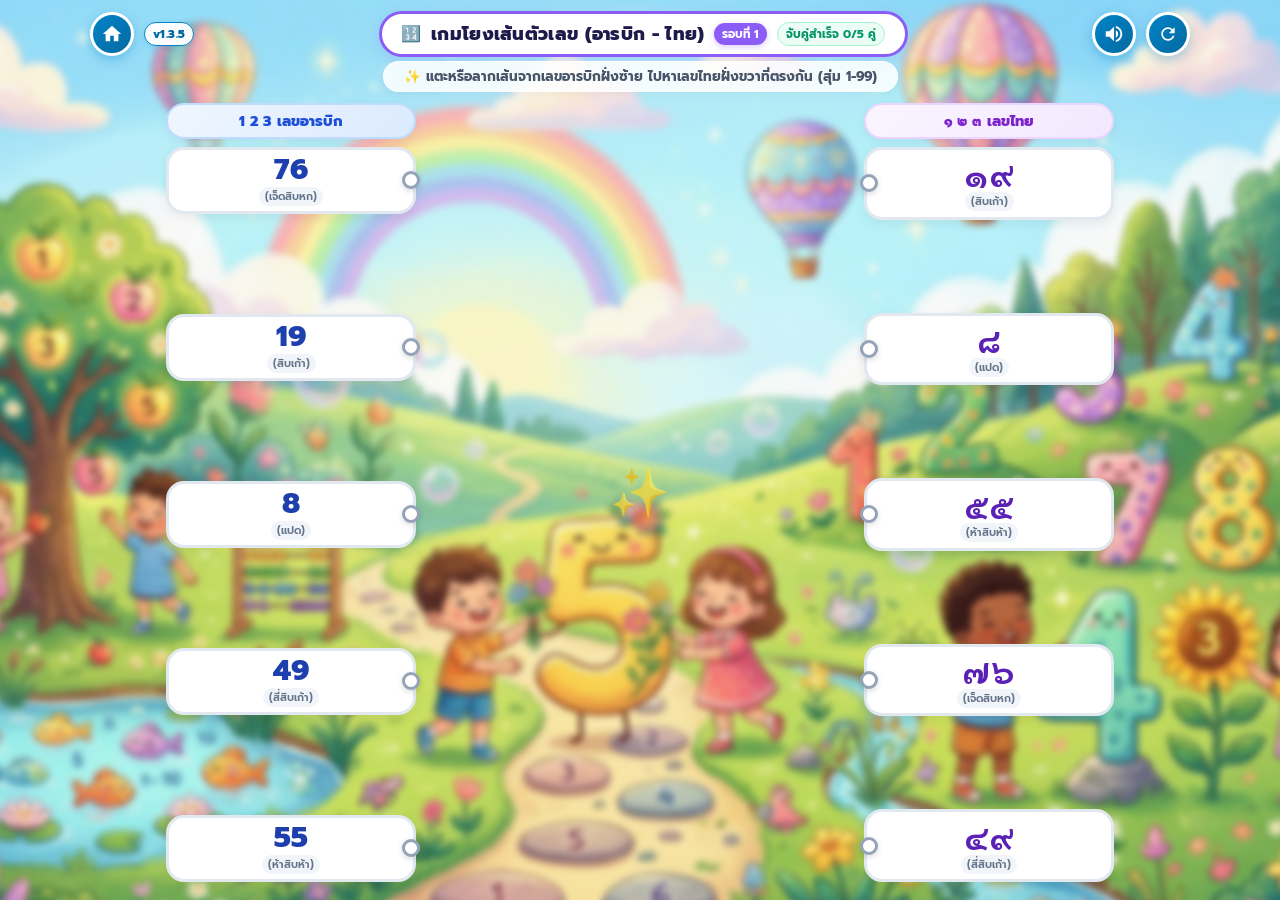
<file: number-matching.html>
<!DOCTYPE html>
<html lang="th">
<head>
  <meta charset="UTF-8">
  <meta name="viewport" content="width=device-width, initial-scale=1.0, maximum-scale=1.0, user-scalable=no">
  <meta http-equiv="Cache-Control" content="no-cache, no-store, must-revalidate">
  <meta http-equiv="Pragma" content="no-cache">
  <meta http-equiv="Expires" content="0">
  <title>เกมโยงเส้นจับคู่ตัวเลขอารบิกกับเลขไทย (1-99) สำหรับเด็กปฐมวัย</title>
  <link rel="stylesheet" href="css/style.css?v=1.2.8">
  <link rel="stylesheet" href="css/number-matching.css?v=1.2.8">
  <link rel="preconnect" href="https://fonts.googleapis.com">
  <link rel="preconnect" href="https://fonts.gstatic.com" crossorigin>
  <link href="https://fonts.googleapis.com/css2?family=Prompt:wght@400;600;700;800&family=Mitr:wght@500;700&family=Sarabun:wght@600;700;800&display=swap" rel="stylesheet">
</head>
<body>
  <div class="number-viewport">
    <!-- Animated Soft Gradient Background Layer -->
    <div class="number-bg-layer" aria-hidden="true"></div>

    <!-- Top Header -->
    <header class="number-header">
      <div class="header-left">
        <!-- Back to Hub / Home Button -->
        <a href="index.html" class="action-btn" title="กลับหน้าเมนูหลัก" style="text-decoration: none;">
          <svg width="22" height="22" viewBox="0 0 24 24" fill="currentColor">
            <path d="M10 20v-6h4v6h5v-8h3L12 3 2 12h3v8z"/>
          </svg>
        </a>
        <span class="version-tag-pill">v1.3.5</span>
      </div>

      <!-- Title Pill with Current Round Badge -->
      <div class="number-title-pill">
        <span>🔢</span>
        <h1>เกมโยงเส้นตัวเลข (อารบิก - ไทย)</h1>
        <span class="round-badge-pill" id="currentRoundBadge">รอบที่ 1</span>
        <span class="counter-badge-pill" id="matchedCounterBadge">จับคู่สำเร็จ 0/5 คู่</span>
      </div>

      <div class="header-right">
        <!-- Sound Toggle -->
        <button class="action-btn" id="audioToggleBtn" title="เปิด/ปิด เสียง">
          <svg id="audioIcon" width="22" height="22" viewBox="0 0 24 24" fill="currentColor">
            <path d="M3 9v6h4l5 5V4L7 9H3zm13.5 3c0-1.77-1.02-3.29-2.5-4.03v8.05c1.48-.73 2.5-2.25 2.5-4.02zM14 3.23v2.06c2.89.86 5 3.54 5 6.71s-2.11 5.85-5 6.71v2.06c4.01-.91 7-4.49 7-8.77s-2.99-7.86-7-8.77z"/>
          </svg>
        </button>

        <!-- Reset / New Round Button -->
        <button class="action-btn" id="btnResetGame" title="สุ่มตัวเลขรอบใหม่">
          <svg width="20" height="20" viewBox="0 0 24 24" fill="currentColor">
            <path d="M17.65 6.35C16.2 4.9 14.21 4 12 4c-4.42 0-7.99 3.58-7.99 8s3.57 8 7.99 8c3.73 0 6.84-2.55 7.73-6h-2.08c-.82 2.33-3.04 4-5.65 4-3.31 0-6-2.69-6-6s2.69-6 6-6c1.66 0 3.14.69 4.22 1.78L13 11h7V4l-2.35 2.35z"/>
          </svg>
        </button>
      </div>
    </header>

    <!-- Tip / Instruction Bar -->
    <div class="instruction-bar">
      ✨ แตะหรือลากเส้นจากเลขอารบิกฝั่งซ้าย ไปหาเลขไทยฝั่งขวาที่ตรงกัน (สุ่ม 1-99)
    </div>

    <!-- Main Playing Arena -->
    <main class="matching-arena" id="matchingArena">
      <!-- SVG Lines Canvas Overlay -->
      <svg class="lines-svg-overlay" id="linesSvgOverlay"></svg>

      <!-- Left Column: Arabic Numerals -->
      <section class="column-container column-arabic" aria-label="คอลัมน์เลขอารบิก">
        <div class="column-header">
          <span>1 2 3</span>
          <span>เลขอารบิก</span>
        </div>
        <div class="cards-stack" id="arabicCardsStack">
          <!-- Injected via JavaScript -->
        </div>
      </section>

      <!-- Center Mascot / Decorative Spacer -->
      <div class="arena-center-guide" aria-hidden="true">
        <div class="center-icon-badge">✨</div>
      </div>

      <!-- Right Column: Thai Numerals -->
      <section class="column-container column-thai" aria-label="คอลัมน์เลขไทย">
        <div class="column-header">
          <span>๑ ๒ ๓</span>
          <span>เลขไทย</span>
        </div>
        <div class="cards-stack" id="thaiCardsStack">
          <!-- Injected via JavaScript -->
        </div>
      </section>
    </main>

  </div>

  <!-- Confetti Canvas -->
  <canvas id="confettiCanvas"></canvas>

  <!-- Celebration Modal Overlay -->
  <div class="celebration-overlay" id="celebrationOverlay" role="dialog" aria-modal="true" aria-labelledby="celebrationTitle">
    <div class="celebration-card">
      <div class="celebration-badge-icon">🎉</div>
      <h2 class="celebration-title" id="celebrationTitle">เก่งมากเลยคนเก่ง!</h2>
      <p class="celebration-subtitle" id="celebrationSubtitle">โยงเส้นจับคู่ตัวเลขครบ 5 คู่ถูกต้องทั้งหมดแล้ว</p>

      <div class="matched-summary-wrap" id="matchedSummaryWrap">
        <!-- Injected via JavaScript -->
      </div>

      <div class="celebration-actions">
        <button class="btn-celebration-replay" id="btnCelebrationReplay">
          <span>🔄</span>
          <span>เล่นรอบเดิม</span>
        </button>
        <button class="btn-celebration-next" id="btnCelebrationNext">
          <span>เล่นรอบใหม่ (สุ่มเลข)</span>
          <span>➔</span>
        </button>
      </div>
    </div>
  </div>

  <!-- Game Scripts -->
  <script src="js/audio.js?v=1.2.8"></script>
  <script src="js/number-matching.js?v=1.2.8"></script>
</body>
</html>
</file>
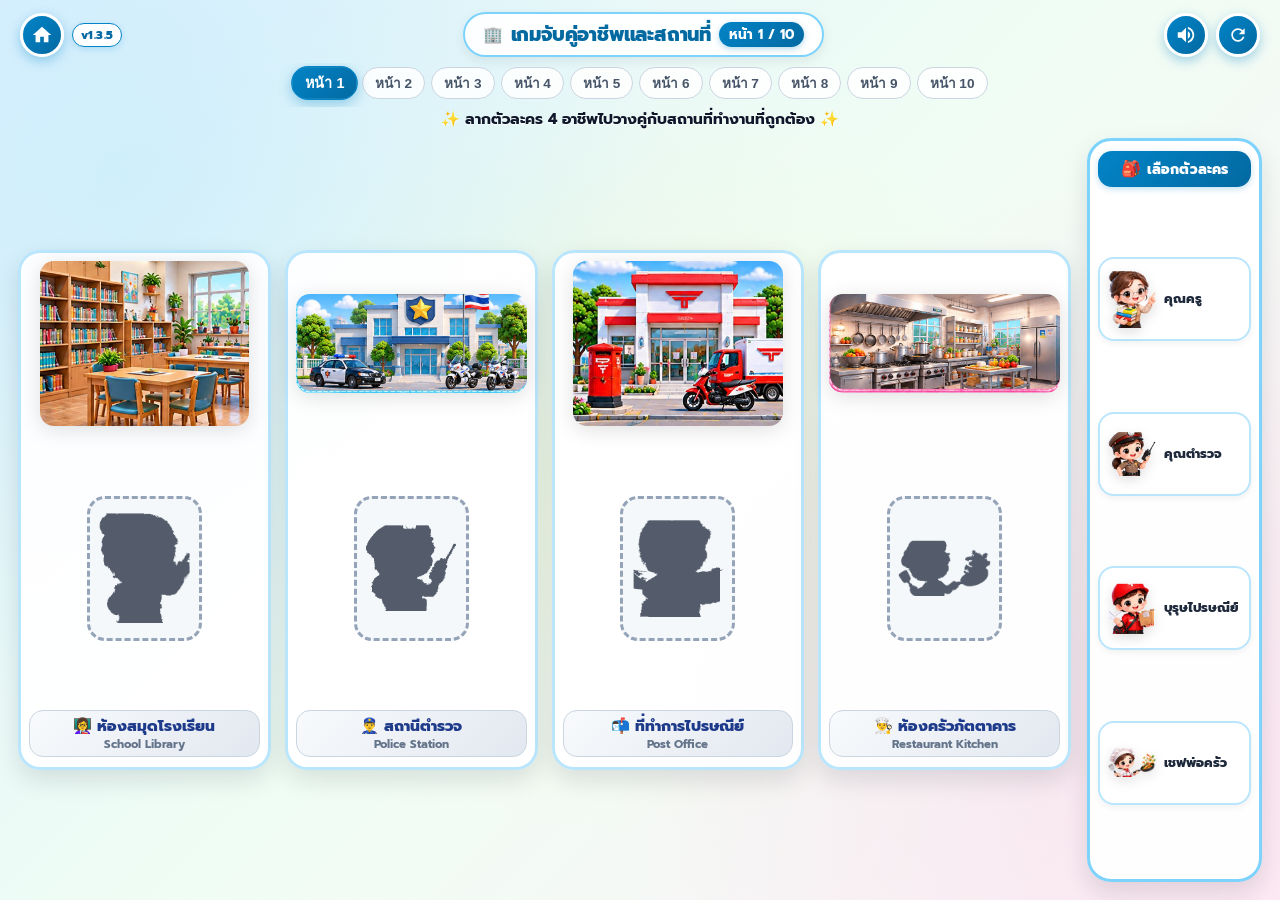
<file: occupation-matching.html>
<!DOCTYPE html>
<html lang="th">
<head>
  <meta charset="UTF-8">
  <meta name="viewport" content="width=device-width, initial-scale=1.0, maximum-scale=1.0, user-scalable=no">
  <meta http-equiv="Cache-Control" content="no-cache, no-store, must-revalidate">
  <meta http-equiv="Pragma" content="no-cache">
  <meta http-equiv="Expires" content="0">
  <title>เกมจับคู่อาชีพและสถานที่ สำหรับเด็กปฐมวัย (10 หน้า)</title>
  <link rel="stylesheet" href="css/occupation-game.css?v=1.2.8">
  <link rel="preconnect" href="https://fonts.googleapis.com">
  <link rel="preconnect" href="https://fonts.gstatic.com" crossorigin>
  <link href="https://fonts.googleapis.com/css2?family=Prompt:wght@400;600;700;800&family=Mitr:wght@500;700&display=swap" rel="stylesheet">
</head>
<body>
  <div class="occ-viewport">
    <!-- Soft Background Ambient Decor Layer -->
    <div class="occ-bg-decor" aria-hidden="true"></div>

    <!-- Top Header -->
    <header class="occ-header">
      <div class="header-left">
        <!-- Back to Hub / Main Menu -->
        <a href="index.html" class="action-btn" title="กลับหน้าเมนูหลัก" style="text-decoration: none;">
          <svg width="22" height="22" viewBox="0 0 24 24" fill="currentColor">
            <path d="M10 20v-6h4v6h5v-8h3L12 3 2 12h3v8z"/>
          </svg>
        </a>
        <span class="version-tag-pill">v1.3.5</span>
      </div>

      <!-- Title Pill with Current Level Badge -->
      <div class="occ-title-pill">
        <span>🏢</span>
        <h1>เกมจับคู่อาชีพและสถานที่</h1>
        <span class="level-badge-pill" id="currentLevelBadge">หน้า 1 / 10</span>
      </div>

      <div class="header-right">
        <!-- Sound & Music Toggle -->
        <button class="action-btn" id="audioToggleBtn" title="เปิด/ปิด เสียง">
          <svg id="audioIcon" width="22" height="22" viewBox="0 0 24 24" fill="currentColor">
            <path d="M3 9v6h4l5 5V4L7 9H3zm13.5 3c0-1.77-1.02-3.29-2.5-4.03v8.05c1.48-.73 2.5-2.25 2.5-4.02zM14 3.23v2.06c2.89.86 5 3.54 5 6.71s-2.11 5.85-5 6.71v2.06c4.01-.91 7-4.49 7-8.77s-2.99-7.86-7-8.77z"/>
          </svg>
        </button>

        <!-- Reset Current Level -->
        <button class="action-btn" id="btnResetBoard" title="เริ่มหน้าปัจจุบันใหม่">
          <svg width="20" height="20" viewBox="0 0 24 24" fill="currentColor">
            <path d="M17.65 6.35C16.2 4.9 14.21 4 12 4c-4.42 0-7.99 3.58-7.99 8s3.57 8 7.99 8c3.73 0 6.84-2.55 7.73-6h-2.08c-.82 2.33-3.04 4-5.65 4-3.31 0-6-2.69-6-6s2.69-6 6-6c1.66 0 3.14.69 4.22 1.78L13 11h7V4l-2.35 2.35z"/>
          </svg>
        </button>
      </div>
    </header>

    <!-- Level Navigator Bar (10 Pages: หน้า 1 ถึง หน้า 10) -->
    <nav class="occ-levels-bar" id="levelsBar" aria-label="แถบเลือกหน้า 1-10">
      <!-- Injected dynamically via JavaScript -->
    </nav>

    <!-- Subtitle Instruction -->
    <div class="occ-hero-instruction" id="levelHeroText">
      <span>✨ ลากตัวละคร 4 อาชีพไปวางคู่กับสถานที่ทำงานที่ถูกต้อง ✨</span>
    </div>

    <!-- Main Game Playfield: Left Stage (4 Workstations) + Right Palette Sidebar -->
    <div class="occ-game-layout">
      <!-- Left: Stage Area for 4 Workstation Cards -->
      <main class="occ-stage-area" id="stageArea" aria-label="สถานีทำงาน 4 แห่ง">
        <!-- Injected dynamically via JavaScript -->
      </main>

      <!-- Right: Choices Palette Sidebar -->
      <aside class="occ-palette-sidebar" id="paletteSidebar" aria-label="พาเลตตัวเลือกตัวละคร">
        <div class="palette-header">
          <span class="palette-badge-icon">🎒</span>
          <span class="palette-badge-title">เลือกตัวละคร</span>
        </div>
        <div class="palette-tray" id="dockTray" role="list">
          <!-- Injected dynamically via JavaScript -->
        </div>
      </aside>
    </div>

  </div>

  <!-- Confetti Canvas for Victory Celebrations -->
  <canvas id="confetti-canvas"></canvas>

  <!-- Celebration Modal Overlay -->
  <div class="celebration-overlay" id="celebrationOverlay" aria-hidden="true" role="dialog" aria-modal="true">
    <div class="celebration-card">
      <div class="stars-row">
        <span class="star-pop">⭐</span>
        <span class="star-pop">⭐</span>
        <span class="star-pop">⭐</span>
      </div>

      <h2 class="celebration-title" id="celebrationTitle">🌟 เก่งมากครับ/ค่ะ! 🎈</h2>
      <p class="celebration-desc" id="celebrationDesc">หนูๆ จับคู่อาชีพกับสถานที่ทำงานได้ถูกต้องครบทุกจุดแล้ว!</p>

      <div class="celebration-actions">
        <button class="btn-celebrate btn-secondary" id="btnReplayLevel">
          <span>เล่นหน้านี้อีกครั้ง</span>
        </button>
        <button class="btn-celebrate btn-primary" id="btnNextLevel">
          <span>หน้าถัดไป</span>
          <span>➔</span>
        </button>
      </div>
    </div>
  </div>

  <!-- Scripts -->
  <script src="js/audio.js?v=1.2.8"></script>
  <script src="js/occupation-data.js?v=1.2.8"></script>
  <script src="js/occupation-game.js?v=1.2.8"></script>
</body>
</html>
</file>
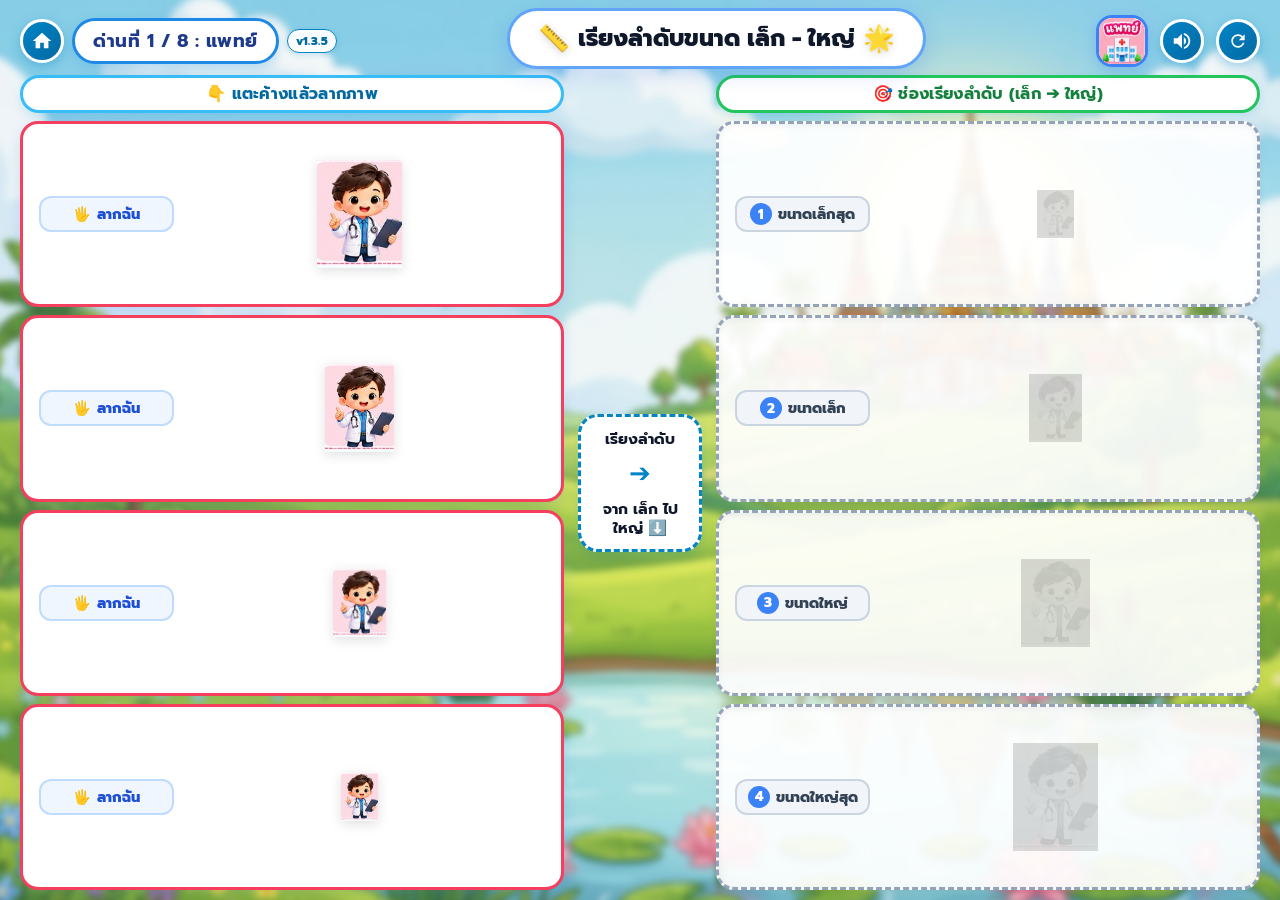
<file: size-sorting.html>
<!DOCTYPE html>
<html lang="th">
<head>
  <meta charset="UTF-8">
  <meta name="viewport" content="width=device-width, initial-scale=1.0, maximum-scale=1.0, user-scalable=no">
  <meta http-equiv="Cache-Control" content="no-cache, no-store, must-revalidate">
  <meta http-equiv="Pragma" content="no-cache">
  <meta http-equiv="Expires" content="0">
  <title>เกมเรียงลำดับขนาด เล็ก-ใหญ่ (อาชีพอาเซียน) สำหรับเด็กอนุบาล</title>
  <link rel="stylesheet" href="css/style.css?v=1.2.8">
  <link rel="stylesheet" href="css/size-game.css?v=1.2.8">
  <link rel="preconnect" href="https://fonts.googleapis.com">
  <link rel="preconnect" href="https://fonts.gstatic.com" crossorigin>
  <link href="https://fonts.googleapis.com/css2?family=Prompt:wght@400;600;700;800&family=Mitr:wght@500;700&display=swap" rel="stylesheet">
</head>
<body>
  <div class="game-viewport">
    <!-- Blurred Background Landscape Layer -->
    <div class="game-bg-layer" aria-hidden="true"></div>
    
    <!-- Top Header -->
    <header class="game-header">
      <!-- Home & Level Counter Badge -->
      <div style="display: flex; align-items: center; gap: 8px;">
        <a href="index.html" class="action-btn" title="กลับหน้าเมนูหลัก" style="text-decoration: none;">
          <svg width="22" height="22" viewBox="0 0 24 24" fill="currentColor">
            <path d="M10 20v-6h4v6h5v-8h3L12 3 2 12h3v8z"/>
          </svg>
        </a>
        <div class="level-badge" id="levelBadge">
          <span id="levelBadgeText">ด่านที่ 1 / 8</span>
        </div>
        <span class="version-tag-pill">v1.3.5</span>
      </div>

      <!-- Title Pill -->
      <div class="game-title-container">
        <h1 class="game-title">
          <span class="emoji-icon">📏</span>
          <span>เรียงลำดับขนาด เล็ก - ใหญ่</span>
          <span class="emoji-icon">🌟</span>
        </h1>
      </div>

      <!-- Right Action Badges -->
      <div class="header-actions">
        <!-- Current Profession Badge Icon -->
        <div class="profession-badge-btn" id="professionBadgeBtn" title="ข้อมูลอาชีพ">
          <img id="professionBadgeImg" src="assets/images/professions/badge_doctor.png" alt="อาชีพ" class="badge-img">
        </div>

        <!-- Music & Sound Toggle Button -->
        <button class="action-btn" id="audioToggleBtn" title="เปิด/ปิด เสียง">
          <svg id="audioIcon" width="22" height="22" viewBox="0 0 24 24" fill="currentColor">
            <path d="M3 9v6h4l5 5V4L7 9H3zm13.5 3c0-1.77-1.02-3.29-2.5-4.03v8.05c1.48-.73 2.5-2.25 2.5-4.02zM14 3.23v2.06c2.89.86 5 3.54 5 6.71s-2.11 5.85-5 6.71v2.06c4.01-.91 7-4.49 7-8.77s-2.99-7.86-7-8.77z"/>
          </svg>
        </button>

        <!-- Shuffle / Next Profession Button -->
        <button class="action-btn" id="reloadRoundBtn" title="สุ่มอาชีพใหม่">
          <svg width="20" height="20" viewBox="0 0 24 24" fill="currentColor">
            <path d="M17.65 6.35C16.2 4.9 14.21 4 12 4c-4.42 0-7.99 3.58-7.99 8s3.57 8 7.99 8c3.73 0 6.84-2.55 7.73-6h-2.08c-.82 2.33-3.04 4-5.65 4-3.31 0-6-2.69-6-6s2.69-6 6-6c1.66 0 3.14.69 4.22 1.78L13 11h7V4l-2.35 2.35z"/>
          </svg>
        </button>
      </div>
    </header>

    <!-- Main Playing Board (Size Sorting 2-Column Board) -->
    <main class="size-board">
      
      <!-- Left Column: Shuffled 4 Sizes Cards -->
      <section class="size-column left-size-column">
        <div class="column-header-pill">
          <span>👇 แตะค้างแล้วลากภาพ</span>
        </div>
        <div class="size-cards-grid" id="leftCardsContainer" aria-label="ภาพขนาดต่างๆ แบบสุ่ม">
          <!-- Rendered dynamically by JavaScript -->
        </div>
      </section>

      <!-- Center Guide Divider -->
      <div class="center-guide-column">
        <div class="guide-pill size-guide-pill">
          <span class="guide-text-top">เรียงลำดับ</span>
          <span class="guide-arrow">➔</span>
          <span class="guide-text-bottom">จาก เล็ก ไป ใหญ่ ⬇️</span>
        </div>
      </div>

      <!-- Right Column: 4 Drop Zones Ordered Top-to-Bottom (Smallest to Largest) -->
      <section class="size-column right-size-column">
        <div class="column-header-pill target-pill">
          <span>🎯 ช่องเรียงลำดับ (เล็ก ➔ ใหญ่)</span>
        </div>
        <div class="size-slots-container" id="rightSlotsContainer" aria-label="ช่องวางเรียงลำดับขนาด">
          <!-- Rendered dynamically by JavaScript -->
        </div>
      </section>

    </main>

  </div>

  <!-- Confetti Canvas for Victory Celebrations -->
  <canvas id="confetti-canvas"></canvas>

  <!-- Celebration Modal (เก่งมากและเปลี่ยนด่านต่อไป) -->
  <div class="celebration-overlay" id="celebrationOverlay">
    <div class="celebration-card">
      <div class="stars-row">
        <span class="star-pop">⭐</span>
        <span class="star-pop">⭐</span>
        <span class="star-pop">⭐</span>
      </div>

      <h2 class="celebration-title" id="celebrationTitle">เก่งมากเลยคนเก่ง! 🎉</h2>
      <p class="celebration-subtitle" id="celebrationSubtitle">เรียงลำดับขนาดอาชีพถูกต้องครบทั้ง 4 ขนาดแล้ว</p>

      <div class="size-summary-row" id="sizeSummaryRow">
        <!-- Rendered dynamically -->
      </div>

      <button class="btn-next-level" id="btnNextLevel">
        <span>เล่นอาชีพต่อไป</span>
        <span>➔</span>
      </button>

      <span class="auto-countdown-text" id="autoCountdownText">เปลี่ยนด่านถัดไปอัตโนมัติใน 4 วินาที...</span>
    </div>
  </div>

  <!-- Profession Info Modal -->
  <div class="asean-modal-overlay" id="professionModalOverlay" aria-hidden="true" role="dialog" aria-modal="true">
    <div class="asean-modal-card">
      <div class="modal-header">
        <div class="modal-title-wrap">
          <span class="modal-emoji">👩‍⚕️</span>
          <h2 class="modal-title" id="modalProfName">8 อาชีพอาเซียน</h2>
        </div>
        <button class="modal-close-btn" id="modalCloseBtn" aria-label="ปิดหน้าต่าง">✕</button>
      </div>

      <div class="professions-picker-grid" id="professionsPickerGrid">
        <!-- List of 8 professions for easy switching -->
      </div>
    </div>
  </div>

  <!-- Scripts -->
  <script src="js/audio.js?v=1.2.8"></script>
  <script src="js/professions-data.js?v=1.2.8"></script>
  <script src="js/size-game.js?v=1.2.8"></script>
</body>
</html>
</file>
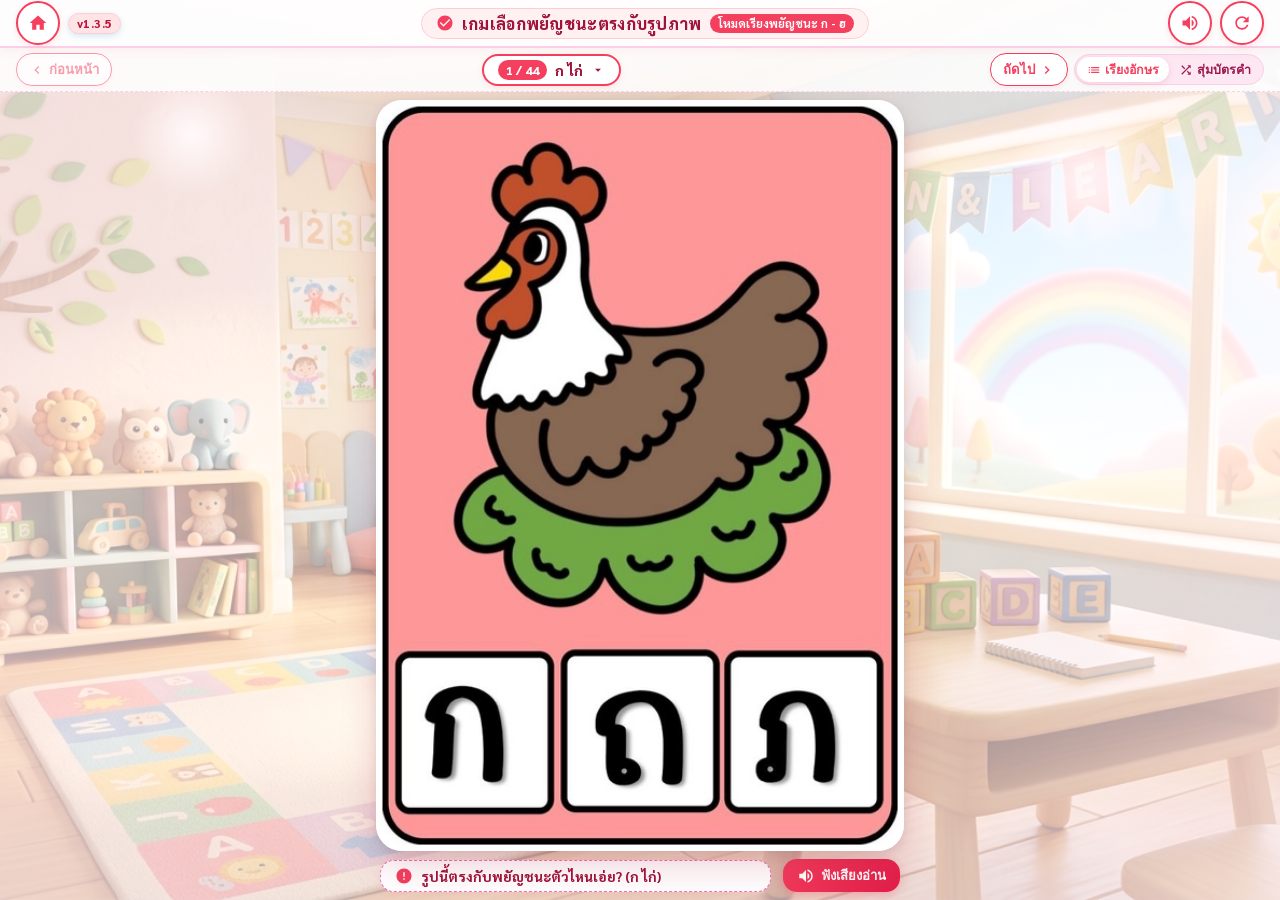
<file: thai-select.html>
<!DOCTYPE html>
<html lang="th">
<head>
  <meta charset="UTF-8">
  <meta name="viewport" content="width=device-width, initial-scale=1.0, maximum-scale=1.0, user-scalable=no">
  <meta http-equiv="Cache-Control" content="no-cache, no-store, must-revalidate">
  <meta http-equiv="Pragma" content="no-cache">
  <meta http-equiv="Expires" content="0">
  <title>เกมเลือกพยัญชนะตรงกับรูปภาพ ก - ฮ สำหรับเด็กปฐมวัย</title>
  <link rel="stylesheet" href="css/style.css?v=1.3.5">
  <link rel="stylesheet" href="css/thai-select.css?v=1.3.5">
  <link rel="preconnect" href="https://fonts.googleapis.com">
  <link rel="preconnect" href="https://fonts.gstatic.com" crossorigin>
  <link href="https://fonts.googleapis.com/css2?family=Sarabun:wght@400;500;600;700;800&family=Noto+Sans+Thai:wght@400;500;600;700;800&family=Krub:wght@500;600;700&display=swap" rel="stylesheet">
</head>
<body>
  <div class="select-viewport">
    <!-- Ambient Animated Background Layer -->
    <div class="select-bg-layer" aria-hidden="true"></div>

    <!-- Top Header -->
    <header class="select-header">
      <div class="header-left">
        <!-- Back to Hub Button -->
        <a href="index.html" class="action-btn" title="กลับหน้าเมนูหลัก" style="text-decoration: none;">
          <svg width="20" height="20" viewBox="0 0 24 24" fill="currentColor">
            <path d="M10 20v-6h4v6h5v-8h3L12 3 2 12h3v8z"/>
          </svg>
        </a>
        <span class="version-tag-pill">v1.3.5</span>
      </div>

      <!-- Title Pill -->
      <div class="select-title-pill">
        <svg width="18" height="18" viewBox="0 0 24 24" fill="#f43f5e">
          <path d="M12 2C6.48 2 2 6.48 2 12s4.48 10 10 10 10-4.48 10-10S17.52 2 12 2zm-2 15l-5-5 1.41-1.41L10 14.17l7.59-7.59L19 8l-9 9z"/>
        </svg>
        <h1>เกมเลือกพยัญชนะตรงกับรูปภาพ</h1>
        <span class="mode-badge-pill" id="modeBadge">โหมดเรียงพยัญชนะ ก - ฮ</span>
      </div>

      <div class="header-right">
        <!-- Sound Toggle -->
        <button class="action-btn" id="audioToggleBtn" title="เปิด/ปิด เสียง">
          <svg id="audioIcon" width="20" height="20" viewBox="0 0 24 24" fill="currentColor">
            <path d="M3 9v6h4l5 5V4L7 9H3zm13.5 3c0-1.77-1.02-3.29-2.5-4.03v8.05c1.48-.73 2.5-2.25 2.5-4.02zM14 3.23v2.06c2.89.86 5 3.54 5 6.71s-2.11 5.85-5 6.71v2.06c4.01-.91 7-4.49 7-8.77s-2.99-7.86-7-8.77z"/>
          </svg>
        </button>

        <!-- Reset / Restart Current Card Button -->
        <button class="action-btn" id="btnResetBoard" title="เริ่มรอบนี้ใหม่ / รีเซ็ต">
          <svg width="20" height="20" viewBox="0 0 24 24" fill="currentColor">
            <path d="M17.65 6.35C16.2 4.9 14.21 4 12 4c-4.42 0-7.99 3.58-7.99 8s3.57 8 7.99 8c3.73 0 6.84-2.55 7.73-6h-2.08c-.82 2.33-3.04 4-5.65 4-3.31 0-6-2.69-6-6s2.69-6 6-6c1.66 0 3.14.69 4.22 1.78L13 11h7V4l-2.35 2.35z"/>
          </svg>
        </button>
      </div>
    </header>

    <!-- Sub-Navigation Controls -->
    <nav class="select-subnav">
      <!-- Previous Card Button -->
      <div class="nav-cluster">
        <button class="nav-step-btn" id="btnPrev" title="ข้อก่อนหน้า">
          <svg width="16" height="16" viewBox="0 0 24 24" fill="currentColor"><path d="M15.41 7.41L14 6l-6 6 6 6 1.41-1.41L10.83 12z"/></svg>
          <span>ก่อนหน้า</span>
        </button>
      </div>

      <!-- Current Card Pill (Opens 44 Quick Jump Modal) -->
      <div class="current-card-pill" id="currentCardPill" title="คลิกเพื่อเลือกพยัญชนะที่ต้องการ">
        <span class="index-badge" id="cardIndexBadge">1 / 44</span>
        <span id="cardNameText">ก ไก่</span>
        <svg width="14" height="14" viewBox="0 0 24 24" fill="currentColor"><path d="M7 10l5 5 5-5z"/></svg>
      </div>

      <!-- Next Card Button & Mode Switcher -->
      <div class="nav-cluster">
        <button class="nav-step-btn" id="btnNext" title="ข้อถัดไป">
          <span>ถัดไป</span>
          <svg width="16" height="16" viewBox="0 0 24 24" fill="currentColor"><path d="M10 6L8.59 7.41 13.17 12l-4.58 4.59L10 18l6-6z"/></svg>
        </button>

        <div class="mode-toggle-group">
          <button class="mode-tab-btn active" id="tabSequential" title="เล่นเรียงตามตัวอักษร ก ถึง ฮ">
            <svg width="14" height="14" viewBox="0 0 24 24" fill="currentColor"><path d="M3 13h2v-2H3v2zm0 4h2v-2H3v2zm0-8h2V7H3v2zm4 4h14v-2H7v2zm0 4h14v-2H7v2zM7 7v2h14V7H7z"/></svg>
            <span>เรียงอักษร</span>
          </button>
          <button class="mode-tab-btn" id="tabRandom" title="สุ่มบัตรคำเพื่อความท้าทาย">
            <svg width="14" height="14" viewBox="0 0 24 24" fill="currentColor"><path d="M10.59 9.17L5.41 4 4 5.41l5.17 5.17 1.42-1.41zM14.5 4l2.04 2.04L4 18.59 5.41 20 17.96 7.46 20 9.5V4h-5.5zm.33 9.41l-1.41 1.41 3.13 3.13L14.5 20H20v-5.5l-2.04 2.04-3.13-3.13z"/></svg>
            <span>สุ่มบัตรคำ</span>
          </button>
        </div>
      </div>
    </nav>

    <!-- Main Play Arena -->
    <main class="select-play-arena">

      <!-- Center Flashcard Display Stage -->
      <div class="flashcard-display-stage" id="flashcardStage">
        <!-- Authentic Flashcard Image (Single Sliced Card) -->
        <img id="flashcardImg" class="flashcard-image" src="assets/images/select_TH_cards/card_01_ko_kai.jpg" alt="บัตรคำพยัญชนะไทย">

        <!-- 3 Interactive Touch Targets Over The Flashcard Choice Boxes -->
        <div class="card-choices-overlay" aria-label="ช่องตัวเลือกบนบัตรคำ">
          <button class="choice-target" data-index="0" title="เลือกช่องที่ 1" aria-label="ตัวเลือกที่ 1"></button>
          <button class="choice-target" data-index="1" title="เลือกช่องที่ 2" aria-label="ตัวเลือกที่ 2"></button>
          <button class="choice-target" data-index="2" title="เลือกช่องที่ 3" aria-label="ตัวเลือกที่ 3"></button>
        </div>
      </div>

      <!-- Prompt Tip & Audio Reading Bar -->
      <div class="prompt-action-bar">
        <div class="prompt-tip-box">
          <svg width="18" height="18" viewBox="0 0 24 24" fill="#f43f5e" style="flex-shrink: 0;">
            <path d="M12 2C6.48 2 2 6.48 2 12s4.48 10 10 10 10-4.48 10-10S17.52 2 12 2zm1 15h-2v-2h2v2zm0-4h-2V7h2v6z"/>
          </svg>
          <span id="promptTipText">รูปนี้ตรงกับพยัญชนะตัวไหนเอ่ย? (ก ไก่)</span>
        </div>

        <button class="btn-speak-question" id="btnSpeakQuestion" title="ฟังเสียงอ่านโจทย์">
          <svg width="18" height="18" viewBox="0 0 24 24" fill="currentColor">
            <path d="M3 9v6h4l5 5V4L7 9H3zm13.5 3c0-1.77-1.02-3.29-2.5-4.03v8.05c1.48-.73 2.5-2.25 2.5-4.02zM14 3.23v2.06c2.89.86 5 3.54 5 6.71s-2.11 5.85-5 6.71v2.06c4.01-.91 7-4.49 7-8.77s-2.99-7.86-7-8.77z"/>
          </svg>
          <span>ฟังเสียงอ่าน</span>
        </button>
      </div>

    </main>

    <!-- Modal 1: 44 Consonants Quick Jump Grid (ก - ฮ) -->
    <div class="modal-overlay" id="pickerModal" aria-modal="true" role="dialog">
      <div class="modal-card">
        <div class="modal-header">
          <div class="modal-title">
            <svg width="20" height="20" viewBox="0 0 24 24" fill="#f43f5e"><path d="M18 2H6c-1.1 0-2 .9-2 2v16c0 1.1.9 2 2 2h12c1.1 0 2-.9 2-2V4c0-1.1-.9-2-2-2zM6 4h5v8l-2.5-1.5L6 12V4z"/></svg>
            <span>เลือกพยัญชนะไทย (44 ตัวอักษร ก - ฮ)</span>
          </div>
          <button class="modal-close-btn" id="btnClosePicker" title="ปิดหน้าต่าง">✕</button>
        </div>
        <div class="letter-grid-44" id="letterGrid44">
          <!-- Dynamically Injected via JS -->
        </div>
      </div>
    </div>

    <!-- Modal 2: Victory Celebration Popup -->
    <div class="modal-overlay" id="celebrationModal" aria-modal="true" role="dialog">
      <div class="modal-card celebration-modal-card">
        <div class="celebration-badge-hero">
          <svg width="50" height="50" viewBox="0 0 24 24" fill="#eab308">
            <path d="M12 17.27L18.18 21l-1.64-7.03L22 9.24l-7.19-.61L12 2 9.19 8.63 2 9.24l5.46 4.73L5.82 21z"/>
          </svg>
        </div>
        <h2 class="celebration-title">สุดยอดมากจ้าคนเก่ง!</h2>
        <p class="celebration-desc" id="celebrationScoreText">ตอบถูกครบทั้ง 44 พยัญชนะ (ก - ฮ) เก่งที่สุดเลย!</p>
        <div class="celebration-actions">
          <button class="btn-celebration-action secondary" onclick="window.location.href='index.html'">
            <svg width="18" height="18" viewBox="0 0 24 24" fill="currentColor"><path d="M10 20v-6h4v6h5v-8h3L12 3 2 12h3v8z"/></svg>
            <span>กลับหน้าหลัก</span>
          </button>
          <button class="btn-celebration-action primary" id="btnRestartCelebration">
            <svg width="18" height="18" viewBox="0 0 24 24" fill="currentColor"><path d="M17.65 6.35C16.2 4.9 14.21 4 12 4c-4.42 0-7.99 3.58-7.99 8s3.57 8 7.99 8c3.73 0 6.84-2.55 7.73-6h-2.08c-.82 2.33-3.04 4-5.65 4-3.31 0-6-2.69-6-6s2.69-6 6-6c1.66 0 3.14.69 4.22 1.78L13 11h7V4l-2.35 2.35z"/></svg>
            <span>เล่นใหม่อีกครั้ง</span>
          </button>
        </div>
      </div>
    </div>

    <!-- Confetti Layer -->
    <canvas id="confettiCanvas"></canvas>
  </div>

  <!-- Scripts -->
  <script src="js/audio.js?v=1.3.5"></script>
  <script src="js/thai-select-data.js?v=1.3.5"></script>
  <script src="js/thai-select-game.js?v=1.3.5"></script>
</body>
</html>
</file>
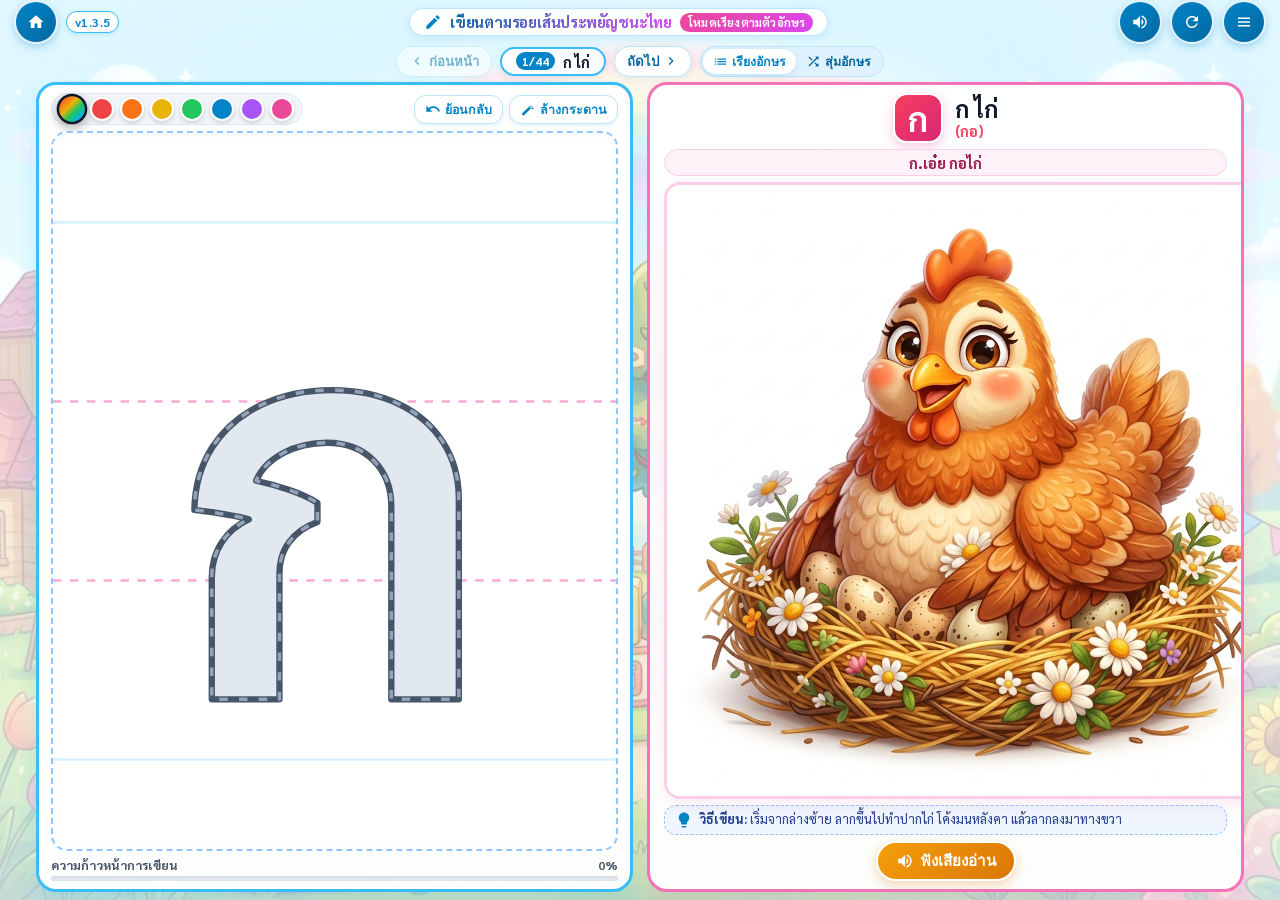
<file: thai-tracing.html>
<!DOCTYPE html>
<html lang="th">
<head>
  <meta charset="UTF-8">
  <meta name="viewport" content="width=device-width, initial-scale=1.0, maximum-scale=1.0, user-scalable=no">
  <meta http-equiv="Cache-Control" content="no-cache, no-store, must-revalidate">
  <meta http-equiv="Pragma" content="no-cache">
  <meta http-equiv="Expires" content="0">
  <title>เกมฝึกเขียนตามรอยเส้นประ พยัญชนะไทย ก - ฮ สำหรับเด็กปฐมวัย</title>
  <link rel="stylesheet" href="css/style.css?v=1.3.5">
  <link rel="stylesheet" href="css/thai-tracing.css?v=1.3.5">
  <link rel="preconnect" href="https://fonts.googleapis.com">
  <link rel="preconnect" href="https://fonts.gstatic.com" crossorigin>
  <link href="https://fonts.googleapis.com/css2?family=Sarabun:wght@400;500;600;700;800&family=Noto+Sans+Thai:wght@400;500;600;700;800&family=Krub:wght@500;600;700&display=swap" rel="stylesheet">
</head>
<body>
  <div class="tracing-viewport">
    <!-- Animated Schoolhouse & Rainbow Background Layer -->
    <div class="tracing-bg-layer" aria-hidden="true"></div>

    <!-- Top Header -->
    <header class="tracing-header">
      <div class="header-left">
        <!-- Back to Hub (Unified Circular Blue) -->
        <a href="index.html" class="action-btn" title="กลับหน้าเมนูหลัก" style="text-decoration: none;">
          <svg width="20" height="20" viewBox="0 0 24 24" fill="currentColor">
            <path d="M10 20v-6h4v6h5v-8h3L12 3 2 12h3v8z"/>
          </svg>
        </a>
        <span class="version-tag-pill">v1.3.5</span>
      </div>

      <!-- Title Pill -->
      <div class="tracing-title-pill">
        <svg width="18" height="18" viewBox="0 0 24 24" fill="#0284c7">
          <path d="M3 17.25V21h3.75L17.81 9.94l-3.75-3.75L3 17.25zM20.71 7.04c.39-.39.39-1.02 0-1.41l-2.34-2.34a.9959.9959 0 0 0-1.41 0l-1.83 1.83 3.75 3.75 1.83-1.83z"/>
        </svg>
        <h1>เขียนตามรอยเส้นประพยัญชนะไทย</h1>
        <span class="mode-badge-pill" id="modeBadge">โหมดเรียงตามตัวอักษร</span>
      </div>

      <div class="header-right">
        <!-- Sound & Music Toggle -->
        <button class="action-btn" id="audioToggleBtn" title="เปิด/ปิด เสียงดนตรี">
          <svg id="audioIcon" width="20" height="20" viewBox="0 0 24 24" fill="currentColor">
            <path d="M3 9v6h4l5 5V4L7 9H3zm13.5 3c0-1.77-1.02-3.29-2.5-4.03v8.05c1.48-.73 2.5-2.25 2.5-4.02zM14 3.23v2.06c2.89.86 5 3.54 5 6.71s-2.11 5.85-5 6.71v2.06c4.01-.91 7-4.49 7-8.77s-2.99-7.86-7-8.77z"/>
          </svg>
        </button>

        <!-- Reset / Clear Drawing Button -->
        <button class="action-btn" id="btnResetBoard" title="เริ่มเขียนใหม่ / รีเซ็ต">
          <svg width="20" height="20" viewBox="0 0 24 24" fill="currentColor">
            <path d="M17.65 6.35C16.2 4.9 14.21 4 12 4c-4.42 0-7.99 3.58-7.99 8s3.57 8 7.99 8c3.73 0 6.84-2.55 7.73-6h-2.08c-.82 2.33-3.04 4-5.65 4-3.31 0-6-2.69-6-6s2.69-6 6-6c1.66 0 3.14.69 4.22 1.78L13 11h7V4l-2.35 2.35z"/>
          </svg>
        </button>

        <!-- 44 Consonants Quick Picker Modal Button -->
        <button class="action-btn" id="btnOpenLetterPicker" title="เลือกตัวอักษร ก - ฮ">
          <svg width="20" height="20" viewBox="0 0 24 24" fill="currentColor">
            <path d="M4 6h16v2H4zm0 5h16v2H4zm0 5h16v2H4z"/>
          </svg>
        </button>
      </div>
    </header>

    <!-- Sub-Navigation & Mode Selector Bar -->
    <nav class="tracing-subnav" aria-label="แถบควบคุมตัวอักษร">
      <button class="nav-arrow-btn" id="btnPrevLetter" title="ตัวอักษรก่อนหน้า">
        <svg width="16" height="16" viewBox="0 0 24 24" fill="currentColor"><path d="M15.41 7.41L14 6l-6 6 6 6 1.41-1.41L10.83 12z"/></svg>
        <span>ก่อนหน้า</span>
      </button>

      <div class="current-letter-pill" id="currentLetterBadge">
        <span class="index-badge">1/44</span>
        <span>ก ไก่</span>
      </div>

      <button class="nav-arrow-btn" id="btnNextLetter" title="ตัวอักษรถัดไป">
        <span>ถัดไป</span>
        <svg width="16" height="16" viewBox="0 0 24 24" fill="currentColor"><path d="M10 6L8.59 7.41 13.17 12l-4.58 4.59L10 18l6-6z"/></svg>
      </button>

      <button class="nav-arrow-btn" id="btnRandomLetter" title="สุ่มตัวใหม่" style="display: none; background: #fdf2f8; border-color: #f472b6; color: #db2777;">
        <svg width="16" height="16" viewBox="0 0 24 24" fill="currentColor"><path d="M10.59 9.17L5.41 4 4 5.41l5.17 5.17 1.42-1.41zM14.5 4l2.04 2.04L4 18.59 5.41 20 17.96 7.46 20 9.5V4h-5.5zm.33 9.41l-1.41 1.41 3.13 3.13L14.5 20H20v-5.5l-2.04 2.04-3.13-3.13z"/></svg>
        <span>สุ่มตัวใหม่</span>
      </button>

      <!-- Mode Toggle Switch -->
      <div class="mode-toggle-group" aria-label="เลือกโหมด">
        <button class="mode-tab-btn active" id="btnModeSeq" title="เล่นเรียง ก ถึง ฮ">
          <svg width="15" height="15" viewBox="0 0 24 24" fill="currentColor"><path d="M3 13h2v-2H3v2zm0 4h2v-2H3v2zm0-8h2V7H3v2zm4 4h14v-2H7v2zm0 4h14v-2H7v2zM7 7v2h14V7H7z"/></svg>
          <span>เรียงอักษร</span>
        </button>
        <button class="mode-tab-btn" id="btnModeRand" title="เล่นแบบสุ่ม">
          <svg width="15" height="15" viewBox="0 0 24 24" fill="currentColor"><path d="M10.59 9.17L5.41 4 4 5.41l5.17 5.17 1.42-1.41zM14.5 4l2.04 2.04L4 18.59 5.41 20 17.96 7.46 20 9.5V4h-5.5zm.33 9.41l-1.41 1.41 3.13 3.13L14.5 20H20v-5.5l-2.04 2.04-3.13-3.13z"/></svg>
          <span>สุ่มอักษร</span>
        </button>
      </div>
    </nav>

    <!-- Main Play Arena (1 Letter + 1 Picture per screen, perfectly auto-fitted) -->
    <main class="tracing-play-arena">

      <!-- Left Column: Tracing Slate (กระดานเขียนตามรอยแม่แบบสีเทา) -->
      <section class="tracing-slate-wrapper" aria-label="กระดานฝึกเขียนตามรอยเส้นประ">
        <!-- Slate Toolbar -->
        <div class="slate-toolbar">
          <!-- Crayon Selector -->
          <div class="crayon-picker-bar" aria-label="เลือกสีดินสอสี">
            <button class="crayon-btn crayon-rainbow active" data-color="rainbow" title="สีสายรุ้งวิเศษ"></button>
            <button class="crayon-btn" data-color="#ef4444" style="background: #ef4444;" title="สีแดง"></button>
            <button class="crayon-btn" data-color="#f97316" style="background: #f97316;" title="สีส้ม"></button>
            <button class="crayon-btn" data-color="#eab308" style="background: #eab308;" title="สีเหลือง"></button>
            <button class="crayon-btn" data-color="#22c55e" style="background: #22c55e;" title="สีเขียว"></button>
            <button class="crayon-btn" data-color="#0284c7" style="background: #0284c7;" title="สีฟ้า"></button>
            <button class="crayon-btn" data-color="#a855f7" style="background: #a855f7;" title="สีม่วง"></button>
            <button class="crayon-btn" data-color="#ec4899" style="background: #ec4899;" title="สีชมพู"></button>
          </div>

          <!-- Tools -->
          <div class="slate-tool-actions">
            <button class="tool-action-btn" id="btnUndo" title="ย้อนกลับเส้นล่าสุด">
              <svg width="16" height="16" viewBox="0 0 24 24" fill="currentColor"><path d="M12.5 8c-2.65 0-5.05.99-6.9 2.6L2 7v9h9l-3.62-3.62c1.39-1.16 3.16-1.88 5.12-1.88 3.54 0 6.55 2.31 7.6 5.5l2.37-.78C21.08 11.03 17.15 8 12.5 8z"/></svg>
              <span>ย้อนกลับ</span>
            </button>
            <button class="tool-action-btn" id="btnClear" title="ล้างกระดานเขียนใหม่">
              <svg width="16" height="16" viewBox="0 0 24 24" fill="currentColor"><path d="M19.36 10.04l-2.34-2.34c-.78-.78-2.05-.78-2.83 0L3.71 18.18c-.78.78-.78 2.05 0 2.83.39.39.9.59 1.41.59s1.02-.2 1.41-.59L17.02 10.5l2.34 2.34 1.41-1.41-1.41-1.39zm-3.75-2.34l2.34 2.34-1.41 1.41-2.34-2.34 1.41-1.41z"/></svg>
              <span>ล้างกระดาน</span>
            </button>
          </div>
        </div>

        <!-- Tracing Board Canvas Box -->
        <div class="tracing-board" id="tracingBoard">
          <!-- Preschool Thai Notebook Guidelines (เส้นบรรทัดคัดไทยอนุบาล 4 เส้น) -->
          <svg class="notebook-guidelines" viewBox="0 0 400 400" preserveAspectRatio="none">
            <line x1="0" y1="50" x2="400" y2="50" />
            <line x1="0" y1="150" x2="400" y2="150" class="mid-line" />
            <line x1="0" y1="250" x2="400" y2="250" class="mid-line" />
            <line x1="0" y1="350" x2="400" y2="350" />
          </svg>

          <!-- Authentic Thai Consonant Template SVG (แม่แบบพยัญชนะสีเทาตัวใหญ่เต็มกรอบ) -->
          <svg class="guide-svg-layer" id="guideSvg" viewBox="0 0 400 400">
            <!-- 1. Soft Gray Fill Base ("ทำเป็นเทาๆ") -->
            <text id="tplTextBase" class="tpl-glyph-base" x="200" y="348" text-anchor="middle">ก</text>
            
            <!-- 2. Clean Dark-Gray Outline (แบบคัดโครงร่างแม่แบบ ตามรูปที่แนบมา) -->
            <text id="tplTextOutline" class="tpl-glyph-outline" x="200" y="348" text-anchor="middle">ก</text>
            
            <!-- 3. Dashed Centerline Guide (เส้นประสำหรับลากตามรอย) -->
            <text id="tplTextDashed" class="tpl-glyph-dashed" x="200" y="348" text-anchor="middle">ก</text>
          </svg>

          <!-- Touch / Mouse Drawing Canvas -->
          <canvas class="tracing-canvas" id="tracingCanvas"></canvas>
        </div>

        <!-- Tracing Progress Bar -->
        <div class="slate-progress-bar-wrap">
          <div class="progress-header">
            <span>ความก้าวหน้าการเขียน</span>
            <span id="progressPercentText">0%</span>
          </div>
          <div class="progress-track">
            <div class="progress-fill" id="progressFill"></div>
          </div>
        </div>
      </section>

      <!-- Right Column: Letter & Picture Card (1 รูปต่อ 1 หน้า) -->
      <section class="letter-picture-card" aria-label="การ์ดคำศัพท์และภาพประกอบ">
        <!-- Letter Big Header with Standard Looped Font -->
        <div class="letter-header-group">
          <div class="big-letter-badge" id="cardLetterBadge">ก</div>
          <div class="letter-title-texts">
            <h2 class="letter-main-name" id="cardLetterName">ก ไก่</h2>
            <div class="letter-phonetic" id="cardLetterPhonetic">(กอ)</div>
          </div>
        </div>

        <!-- Rhyme Pill -->
        <div class="letter-rhyme-pill" id="cardLetterRhyme">
          ก.เอ๋ย กอไก่
        </div>

        <!-- Mascot Illustration Picture Frame -->
        <div class="mascot-image-frame">
          <img id="cardMascotImg" src="assets/images/thai_letters/ko_kai.jpg" alt="ก ไก่" class="mascot-img">
        </div>

        <!-- Writing Instruction Tip -->
        <div class="writing-tip-box" id="cardWritingTip">
          <svg width="18" height="18" viewBox="0 0 24 24" fill="#0284c7" style="flex-shrink: 0;"><path d="M9 21c0 .55.45 1 1 1h4c.55 0 1-.45 1-1v-1H9v1zm3-19C8.14 2 5 5.14 5 9c0 2.38 1.19 4.47 3 5.74V17c0 .55.45 1 1 1h6c.55 0 1-.45 1-1v-2.26c1.81-1.27 3-3.36 3-5.74 0-3.86-3.14-7-7-7z"/></svg>
          <span><strong>วิธีเขียน:</strong> เริ่มจากล่างซ้าย ลากขึ้นไปทำปากไก่ โค้งมนหลังคา แล้วลากลงมาทางขวา</span>
        </div>

        <!-- Pronunciation Speech Button -->
        <div class="card-actions-bar">
          <button class="speech-btn" id="btnPlaySpeech" title="ฟังเสียงอ่านภาษาไทย">
            <svg width="18" height="18" viewBox="0 0 24 24" fill="currentColor"><path d="M3 9v6h4l5 5V4L7 9H3zm13.5 3c0-1.77-1.02-3.29-2.5-4.03v8.05c1.48-.73 2.5-2.25 2.5-4.02zM14 3.23v2.06c2.89.86 5 3.54 5 6.71s-2.11 5.85-5 6.71v2.06c4.01-.91 7-4.49 7-8.77s-2.99-7.86-7-8.77z"/></svg>
            <span>ฟังเสียงอ่าน</span>
          </button>
        </div>
      </section>

    </main>

    <!-- Modal 1: 44 Consonants Quick Picker Grid (ก - ฮ) -->
    <div class="modal-overlay" id="letterPickerModal" aria-modal="true" role="dialog">
      <div class="modal-card">
        <div class="modal-header">
          <div class="modal-title">
            <svg width="20" height="20" viewBox="0 0 24 24" fill="#0284c7"><path d="M18 2H6c-1.1 0-2 .9-2 2v16c0 1.1.9 2 2 2h12c1.1 0 2-.9 2-2V4c0-1.1-.9-2-2-2zM6 4h5v8l-2.5-1.5L6 12V4z"/></svg>
            <span>เลือกพยัญชนะไทย (44 ตัวอักษร ก - ฮ)</span>
          </div>
          <button class="modal-close-btn" id="btnClosePicker" title="ปิดหน้าต่าง">✕</button>
        </div>
        <div class="letter-grid-44" id="letterGrid44">
          <!-- Injected via JavaScript -->
        </div>
      </div>
    </div>

    <!-- Modal 2: Success Celebration Popup -->
    <div class="modal-overlay" id="celebrationModal" aria-modal="true" role="dialog">
      <div class="modal-card celebration-modal-card">
        <div class="celebration-stars">
          <svg width="28" height="28" viewBox="0 0 24 24" fill="#facc15"><path d="M12 17.27L18.18 21l-1.64-7.03L22 9.24l-7.19-.61L12 2 9.19 8.63 2 9.24l5.46 4.73L5.82 21z"/></svg>
          <svg width="36" height="36" viewBox="0 0 24 24" fill="#facc15"><path d="M12 17.27L18.18 21l-1.64-7.03L22 9.24l-7.19-.61L12 2 9.19 8.63 2 9.24l5.46 4.73L5.82 21z"/></svg>
          <svg width="28" height="28" viewBox="0 0 24 24" fill="#facc15"><path d="M12 17.27L18.18 21l-1.64-7.03L22 9.24l-7.19-.61L12 2 9.19 8.63 2 9.24l5.46 4.73L5.82 21z"/></svg>
        </div>
        <h2 class="celebration-title">เก่งมากเลยครับ/ค่ะ!</h2>
        <p class="celebration-sub">
          หนูเขียนตัว <strong id="celebrationChar" style="color: #ec4899; font-size: 1.4rem;">ก</strong> ได้สวยงามและถูกต้องมากเลย!
        </p>
        <div class="celebration-buttons">
          <button class="btn-celebration-action btn-celebration-retry" id="btnRetryCelebration">
            <svg width="18" height="18" viewBox="0 0 24 24" fill="currentColor"><path d="M17.65 6.35C16.2 4.9 14.21 4 12 4c-4.42 0-7.99 3.58-7.99 8s3.57 8 7.99 8c3.73 0 6.84-2.55 7.73-6h-2.08c-.82 2.33-3.04 4-5.65 4-3.31 0-6-2.69-6-6s2.69-6 6-6c1.66 0 3.14.69 4.22 1.78L13 11h7V4l-2.35 2.35z"/></svg>
            <span>เขียนอีกรอบ</span>
          </button>
          <button class="btn-celebration-action" id="btnNextCelebration">
            <span>ฝึกตัวต่อไป</span>
            <svg width="18" height="18" viewBox="0 0 24 24" fill="currentColor"><path d="M10 6L8.59 7.41 13.17 12l-4.58 4.59L10 18l6-6z"/></svg>
          </button>
        </div>
      </div>
    </div>

    <!-- Confetti Canvas -->
    <canvas id="confettiCanvas"></canvas>
  </div>

  <!-- Scripts -->
  <script src="js/audio.js?v=1.3.5"></script>
  <script src="js/thai-tracing-data.js?v=1.3.5"></script>
  <script src="js/thai-tracing-game.js?v=1.3.5"></script>
</body>
</html>
</file>
<file: css/style.css>
/* 
 * CSS Styling for ASEAN Landmark Matching Game
 * Tailored for Kindergarten with vibrant colors, rounded friendly shapes, 
 * clear visual hierarchy, and tactile feedback.
 */

@import url('https://fonts.googleapis.com/css2?family=Prompt:wght@400;600;700;800&family=Mitr:wght@500;700&display=swap');

:root {
  --primary-blue: #1e88e5;
  --primary-blue-dark: #1565c0;
  --primary-blue-light: #e3f2fd;
  --accent-gold: #f59e0b;
  --accent-green: #22c55e;
  --card-border: #1e88e5;
  --card-border-width: 3.5px;
  --card-radius: 22px;
  --shadow-soft: 0 8px 24px rgba(15, 23, 42, 0.12);
  --shadow-hover: 0 12px 30px rgba(30, 136, 229, 0.25);
  --font-main: 'Prompt', 'Mitr', 'Sukhumvit Set', 'Thonburi', sans-serif;
}

* {
  box-sizing: border-box;
  margin: 0;
  padding: 0;
  user-select: none;
  -webkit-user-select: none;
  -webkit-touch-callout: none;
  -webkit-user-drag: none;
  -webkit-tap-highlight-color: transparent;
}

html, body {
  width: 100%;
  height: 100%;
  height: 100vh;
  height: 100dvh;
  position: fixed;
  inset: 0;
  overflow: hidden;
  overscroll-behavior: none;
  touch-action: none;
  -webkit-touch-callout: none;
  font-family: var(--font-main);
  background-color: #7dd3fc;
  background-image: url('../assets/images/bg.jpg?v=2');
  background-size: cover;
  background-position: center bottom;
  background-repeat: no-repeat;
}

/* App Main Container with Blurred Background for Prominent Foreground - 100% Fixed Screen */
.game-viewport {
  position: fixed;
  inset: 0;
  width: 100vw;
  height: 100%;
  height: 100vh;
  height: 100dvh;
  max-height: 100dvh;
  display: flex;
  flex-direction: column;
  justify-content: space-between;
  align-items: center;
  padding: clamp(6px, 1.5vh, 12px) clamp(10px, 2vw, 24px);
  overflow: hidden;
  overscroll-behavior: none;
  background-color: transparent;
  box-sizing: border-box;
  touch-action: none;
}

/* Blurred background layer so game question cards pop out prominently */
.game-bg-layer,
.game-viewport::before {
  content: '';
  position: absolute;
  inset: -16px;
  background-image: url('../assets/images/bg.jpg?v=2');
  background-size: cover;
  background-position: center bottom;
  background-repeat: no-repeat;
  filter: blur(3.5px) brightness(0.98);
  transform: scale(1.03);
  z-index: 0;
  pointer-events: none;
}

/* Top Decorative Header */
.game-header {
  width: 100%;
  max-width: 1180px;
  display: flex;
  align-items: center;
  justify-content: space-between;
  z-index: 10;
  margin-bottom: 6px;
}

/* Round / Level Indicator Pill */
.level-badge {
  background: #ffffff;
  border: 3px solid var(--primary-blue);
  border-radius: 30px;
  padding: 6px 18px;
  font-size: 1.15rem;
  font-weight: 700;
  color: #1e3a8a;
  box-shadow: 0 4px 12px rgba(30, 136, 229, 0.2);
  display: flex;
  align-items: center;
  gap: 6px;
  letter-spacing: 0.5px;
}

/* Title Pill Container */
.game-title-container {
  background: #ffffff;
  border: 3.5px solid #60a5fa;
  border-radius: 40px;
  padding: 8px 28px;
  box-shadow: 0 6px 20px rgba(37, 99, 235, 0.18), inset 0 2px 4px #ffffff;
  display: flex;
  align-items: center;
  gap: 10px;
  transform: translateY(-2px);
}

.game-title {
  font-size: 1.45rem;
  font-weight: 800;
  color: #0f172a;
  display: flex;
  align-items: center;
  gap: 8px;
  text-shadow: 0 1px 2px rgba(0, 0, 0, 0.05);
}

.game-title .emoji-icon {
  font-size: 1.6rem;
  filter: drop-shadow(0 2px 4px rgba(0, 0, 0, 0.15));
}

/* Header Right Buttons */
.header-actions {
  display: flex;
  align-items: center;
  gap: 12px;
}

/* ASEAN Circular Emblem (Authentic Logo) */
.asean-emblem {
  width: 56px;
  height: 56px;
  border-radius: 50%;
  display: flex;
  align-items: center;
  justify-content: center;
  transition: transform 0.25s cubic-bezier(0.34, 1.56, 0.64, 1);
  cursor: pointer;
  background: transparent;
  filter: drop-shadow(0 4px 10px rgba(0, 51, 153, 0.35));
}

.asean-emblem:hover {
  transform: scale(1.12) rotate(4deg);
}

.asean-logo-img {
  width: 100%;
  height: 100%;
  object-fit: contain;
  display: block;
}

.asean-emblem svg {
  width: 100%;
  height: 100%;
}

/* Audio, Home, Refresh & Common Action Buttons (Unified Project-wide) */
.action-btn {
  width: 44px;
  height: 44px;
  min-width: 44px;
  min-height: 44px;
  border-radius: 50%;
  border: 3px solid #ffffff;
  background: linear-gradient(135deg, #0284c7, #0369a1);
  color: #ffffff;
  display: inline-flex;
  align-items: center;
  justify-content: center;
  box-shadow: 0 4px 12px rgba(2, 132, 199, 0.35);
  cursor: pointer;
  outline: none;
  transition: all 0.2s cubic-bezier(0.34, 1.56, 0.64, 1);
  text-decoration: none;
  flex-shrink: 0;
  box-sizing: border-box;
  touch-action: manipulation;
  -webkit-tap-highlight-color: transparent;
}

.action-btn:hover {
  transform: scale(1.12);
  box-shadow: 0 6px 16px rgba(2, 132, 199, 0.45);
}

.action-btn:active {
  transform: scale(0.92);
}

.action-btn.active {
  background: linear-gradient(135deg, #0284c7, #0369a1);
  color: #ffffff;
  border-color: #ffffff;
}

.action-btn svg {
  display: block;
  fill: currentColor;
  pointer-events: none;
}

/* Version Indicator Pill (Project-wide +1 Tracking) */
.version-tag-pill {
  display: inline-flex;
  align-items: center;
  justify-content: center;
  padding: 2px 8px;
  background: rgba(255, 255, 255, 0.95);
  border: 1.5px solid #0284c7;
  border-radius: 999px;
  font-size: 0.72rem;
  font-weight: 800;
  color: #0369a1;
  box-shadow: 0 2px 6px rgba(2, 132, 199, 0.18);
  white-space: nowrap;
  letter-spacing: 0.4px;
  pointer-events: none;
  user-select: none;
  flex-shrink: 0;
}

/* Main Playing Board: 3-column layout matching the mockup */
.game-board {
  flex: 1;
  width: 100%;
  max-width: 1240px;
  display: grid;
  grid-template-columns: minmax(360px, 490px) 140px minmax(360px, 490px);
  gap: 18px;
  align-items: center;
  justify-content: center;
  padding: 8px 0;
  z-index: 5;
  touch-action: none;
}

/* Columns for 3 cards */
.cards-column {
  display: flex;
  flex-direction: column;
  gap: 16px;
  height: 100%;
  justify-content: space-evenly;
}

/* Center Guide Container */
.center-guide-column {
  display: flex;
  flex-direction: column;
  align-items: center;
  justify-content: center;
}

.guide-pill {
  background: rgba(255, 255, 255, 0.92);
  border: 2.5px dashed #0284c7;
  border-radius: 20px;
  padding: 18px 12px;
  text-align: center;
  box-shadow: 0 8px 20px rgba(2, 132, 199, 0.15);
  backdrop-filter: blur(4px);
  display: flex;
  flex-direction: column;
  align-items: center;
  gap: 8px;
  animation: floatGuide 3.5s ease-in-out infinite alternate;
}

@keyframes floatGuide {
  0% { transform: translateY(0); }
  100% { transform: translateY(-5px); }
}

.guide-text-top, .guide-text-bottom {
  font-size: 0.95rem;
  font-weight: 700;
  color: #0f172a;
  line-height: 1.25;
}

.guide-arrow {
  font-size: 1.6rem;
  color: #0284c7;
  animation: arrowPulse 1.4s ease-in-out infinite;
  display: inline-block;
}

@keyframes arrowPulse {
  0%, 100% { transform: translateX(0); opacity: 0.85; }
  50% { transform: translateX(6px); opacity: 1; }
}

/* Generic Card Styles */
.game-card {
  position: relative;
  height: clamp(74px, 16.5vh, 134px);
  background: #ffffff;
  border: var(--card-border-width) solid var(--card-border);
  border-radius: var(--card-radius);
  box-shadow: var(--shadow-soft);
  display: flex;
  align-items: center;
  overflow: hidden;
  transition: transform 0.22s cubic-bezier(0.34, 1.56, 0.64, 1), box-shadow 0.22s ease, border-color 0.22s ease;
  touch-action: none;
  -webkit-touch-callout: none;
  -webkit-user-drag: none;
  user-select: none;
  -webkit-user-select: none;
}

/* Left Cards (Draggable Clue Cards) */
.clue-card {
  cursor: grab;
  cursor: -webkit-grab;
  padding: 6px 12px 6px 6px;
  gap: 12px;
  touch-action: none;
  -webkit-touch-callout: none;
  -webkit-user-drag: none;
}

.clue-card:hover {
  transform: translateY(-3px) scale(1.015);
  box-shadow: var(--shadow-hover);
}

.clue-card:active {
  cursor: grabbing;
  cursor: -webkit-grabbing;
}

/* Number Badges (1 = Red, 2 = Lime Green, 3 = Sky Blue) */
.card-number-badge {
  position: absolute;
  top: 8px;
  left: 8px;
  width: 38px;
  height: 38px;
  border-radius: 50%;
  border: 2.5px solid #000000;
  color: #ffffff;
  font-size: 1.35rem;
  font-weight: 800;
  display: flex;
  align-items: center;
  justify-content: center;
  z-index: 10;
  box-shadow: 0 3px 8px rgba(0, 0, 0, 0.3);
}

.badge-1 {
  background: #ef4444;
}

.badge-2 {
  background: #22c55e;
}

.badge-3 {
  background: #06b6d4;
}

/* Card Visual Sections */
.clue-visual {
  flex: 1.4;
  height: 100%;
  border-radius: 16px;
  overflow: hidden;
  background: linear-gradient(180deg, #bae6fd 0%, #e0f2fe 55%, #f0fdf4 100%);
  display: flex;
  align-items: center;
  justify-content: center;
  border: 1.5px solid #93c5fd;
  position: relative;
  padding: 4px;
}

.landmark-photo-wrapper {
  width: 100%;
  height: 100%;
  display: flex;
  align-items: center;
  justify-content: center;
}

.landmark-realistic-img {
  width: 100%;
  height: 100%;
  max-height: 128px;
  object-fit: contain;
  filter: drop-shadow(0 4px 10px rgba(15, 23, 42, 0.15));
  transition: transform 0.25s ease;
  pointer-events: none;
}

.clue-card:hover .landmark-realistic-img {
  transform: scale(1.04);
}

.clue-info {
  flex: 0.95;
  display: flex;
  flex-direction: column;
  align-items: center;
  justify-content: center;
  text-align: center;
  gap: 6px;
  padding-right: 4px;
}

.country-flag-box {
  width: 76px;
  height: 48px;
  border-radius: 8px;
  overflow: hidden;
  box-shadow: 0 3px 8px rgba(0, 0, 0, 0.18);
  border: 1.5px solid #e2e8f0;
  background: #ffffff;
}

.country-flag-box svg {
  width: 100%;
  height: 100%;
  display: block;
}

.country-name-th {
  font-size: 1.25rem;
  font-weight: 800;
  color: #0f172a;
  letter-spacing: 0.2px;
}

.landmark-name-th {
  font-size: 0.76rem;
  font-weight: 600;
  color: #475569;
  line-height: 1.1;
  max-width: 140px;
  display: none; /* Can reveal on match or responsive */
}

/* Matched Clue Card State */
.clue-card.is-matched {
  opacity: 0.65;
  cursor: default;
  pointer-events: none;
  border-color: #86efac;
  filter: grayscale(15%);
}

.clue-card.is-matched::after {
  content: '✓ เรียบร้อย';
  position: absolute;
  top: 10px;
  right: 12px;
  background: #22c55e;
  color: #ffffff;
  font-size: 0.85rem;
  font-weight: 700;
  padding: 3px 10px;
  border-radius: 20px;
  box-shadow: 0 2px 6px rgba(34, 197, 94, 0.4);
}

/* Selected state for tap-to-match */
.clue-card.is-selected {
  transform: translateY(-4px) scale(1.03);
  border-color: #f59e0b;
  box-shadow: 0 0 0 4px #fde68a, 0 12px 28px rgba(245, 158, 11, 0.35);
  animation: cardWiggle 0.6s ease-in-out infinite alternate;
}

@keyframes cardWiggle {
  0% { transform: translateY(-4px) scale(1.03) rotate(-0.8deg); }
  100% { transform: translateY(-4px) scale(1.03) rotate(0.8deg); }
}

/* Right Cards (Silhouette / Shadow Target Cards) */
.silhouette-card {
  padding: 8px 12px;
  justify-content: center;
  position: relative;
  background: #ffffff;
  touch-action: none;
  -webkit-touch-callout: none;
  -webkit-user-drag: none;
  cursor: pointer;
}

.silhouette-card .silhouette-inner {
  width: 100%;
  height: 100%;
  display: flex;
  align-items: center;
  justify-content: center;
  transition: all 0.35s ease;
  padding: 4px;
}

.silhouette-card .silhouette-inner svg,
.landmark-silhouette-img {
  width: 100%;
  height: 100%;
  max-height: 126px;
  object-fit: contain;
  filter: drop-shadow(0 3px 6px rgba(15, 23, 42, 0.2));
  transition: transform 0.25s ease;
  pointer-events: none;
}

.silhouette-card.drag-hover .landmark-silhouette-img {
  transform: scale(1.06);
}

/* Pure silhouette uniform dark charcoal styling */
.landmark-silhouette-svg .silhouette-shapes [fill="none"] {
  fill: none !important;
  stroke: #475569 !important;
}

.landmark-silhouette-svg .silhouette-shapes line {
  stroke: #475569 !important;
}

.landmark-silhouette-svg .silhouette-shapes *:not([fill="none"]):not(line) {
  fill: #475569 !important;
  stroke: #475569 !important;
}

/* Hover over silhouette card during drag */
.silhouette-card.drag-hover {
  transform: scale(1.04);
  border-color: #3b82f6;
  box-shadow: 0 0 0 5px #93c5fd, 0 14px 32px rgba(59, 130, 246, 0.35);
}

/* Matched Silhouette Card: Transforms to Full Vibrant Color! */
.silhouette-card.is-matched {
  border-color: #22c55e;
  border-width: 4px;
  box-shadow: 0 0 0 4px #bbf7d0, 0 8px 24px rgba(34, 197, 94, 0.25);
  padding: 6px 12px 6px 6px;
  gap: 12px;
}

.silhouette-card.is-matched .silhouette-inner {
  display: none;
}

.silhouette-card.is-matched .matched-content {
  display: flex;
  width: 100%;
  height: 100%;
  align-items: center;
  gap: 12px;
  animation: revealPop 0.5s cubic-bezier(0.34, 1.56, 0.64, 1) forwards;
}

@keyframes revealPop {
  0% { transform: scale(0.8); opacity: 0; }
  60% { transform: scale(1.06); }
  100% { transform: scale(1); opacity: 1; }
}

/* Sparkle Star Burst Effect */
.sparkle-particle {
  position: absolute;
  pointer-events: none;
  font-size: 1.8rem;
  z-index: 100;
  animation: flySparkle 0.75s ease-out forwards;
}

@keyframes flySparkle {
  0% {
    transform: translate(0, 0) scale(0.3) rotate(0deg);
    opacity: 1;
  }
  100% {
    transform: translate(var(--dx), var(--dy)) scale(1.4) rotate(180deg);
    opacity: 0;
  }
}

/* Floating Drag Ghost (Follows finger/mouse smoothly) */
.drag-ghost {
  position: fixed;
  pointer-events: none;
  z-index: 9999;
  width: 280px;
  height: 110px;
  background: #ffffff;
  border: 3.5px solid var(--primary-blue);
  border-radius: var(--card-radius);
  box-shadow: 0 16px 40px rgba(0, 0, 0, 0.28);
  display: flex;
  align-items: center;
  padding: 6px 12px;
  gap: 10px;
  transform: translate(-50%, -50%) rotate(4deg) scale(1.06);
  opacity: 0.95;
  transition: transform 0.08s ease-out;
}

/* Celebration Modal (เก่งมาก! และเปลี่ยนเป็นเกมส์หน้าถัดไป) */
.celebration-overlay {
  position: fixed;
  inset: 0;
  background: rgba(15, 23, 42, 0.6);
  backdrop-filter: blur(6px);
  display: flex;
  align-items: center;
  justify-content: center;
  z-index: 5000;
  opacity: 0;
  visibility: hidden;
  transition: opacity 0.35s ease, visibility 0.35s ease;
}

.celebration-overlay.active {
  opacity: 1;
  visibility: visible;
}

.celebration-card {
  width: 90%;
  max-width: 520px;
  background: #ffffff;
  border-radius: 36px;
  border: 5px solid #60a5fa;
  box-shadow: 0 25px 60px rgba(0, 0, 0, 0.3);
  padding: 32px 28px;
  text-align: center;
  display: flex;
  flex-direction: column;
  align-items: center;
  gap: 16px;
  transform: scale(0.7) translateY(40px);
  transition: transform 0.45s cubic-bezier(0.34, 1.56, 0.64, 1);
  position: relative;
  overflow: hidden;
}

.celebration-overlay.active .celebration-card {
  transform: scale(1) translateY(0);
}

/* Confetti Canvas */
#confetti-canvas {
  position: fixed;
  top: 0;
  left: 0;
  width: 100%;
  height: 100%;
  pointer-events: none;
  z-index: 5010;
}

.stars-row {
  display: flex;
  justify-content: center;
  gap: 16px;
  margin-top: -6px;
}

.star-pop {
  font-size: 3.2rem;
  color: #fbbf24;
  filter: drop-shadow(0 4px 10px rgba(251, 191, 36, 0.6));
  animation: starBounce 0.6s cubic-bezier(0.34, 1.56, 0.64, 1) both;
}

.star-pop:nth-child(1) { animation-delay: 0.15s; }
.star-pop:nth-child(2) { animation-delay: 0.3s; font-size: 3.8rem; transform: translateY(-8px); }
.star-pop:nth-child(3) { animation-delay: 0.45s; }

@keyframes starBounce {
  0% { transform: scale(0) rotate(-45deg); opacity: 0; }
  70% { transform: scale(1.25) rotate(15deg); }
  100% { transform: scale(1) rotate(0deg); opacity: 1; }
}

.celebration-title {
  font-size: 2.1rem;
  font-weight: 800;
  color: #0f172a;
  letter-spacing: -0.5px;
}

.celebration-subtitle {
  font-size: 1.15rem;
  font-weight: 600;
  color: #475569;
  line-height: 1.4;
}

/* Round Countries Mini Badges */
.matched-summary-list {
  display: flex;
  gap: 10px;
  justify-content: center;
  flex-wrap: wrap;
  margin: 4px 0 8px 0;
}

.matched-summary-chip {
  background: #f0fdf4;
  border: 2px solid #86efac;
  border-radius: 20px;
  padding: 6px 14px;
  display: flex;
  align-items: center;
  gap: 6px;
  font-size: 0.95rem;
  font-weight: 700;
  color: #166534;
}

/* Next Level Action Button */
.btn-next-level {
  background: linear-gradient(135deg, #22c55e, #16a34a);
  color: #ffffff;
  border: none;
  border-radius: 40px;
  padding: 14px 40px;
  font-size: 1.35rem;
  font-weight: 800;
  font-family: var(--font-main);
  box-shadow: 0 8px 24px rgba(34, 197, 94, 0.45);
  cursor: pointer;
  display: flex;
  align-items: center;
  gap: 10px;
  transition: all 0.22s cubic-bezier(0.34, 1.56, 0.64, 1);
  outline: none;
}

.btn-next-level:hover {
  transform: scale(1.07);
  box-shadow: 0 12px 30px rgba(34, 197, 94, 0.6);
}

.btn-next-level:active {
  transform: scale(0.95);
}

.auto-countdown-text {
  font-size: 0.88rem;
  color: #64748b;
  font-weight: 600;
}

/* Responsive adjustments for iPad, Tablets & Mobile */
@media (max-width: 1024px) {
  .game-board {
    grid-template-columns: minmax(300px, 420px) 110px minmax(300px, 420px);
    gap: 12px;
  }
  .game-card {
    height: 124px;
  }
  .country-name-th {
    font-size: 1.1rem;
  }
  .country-flag-box {
    width: 65px;
    height: 42px;
  }
}

@media (max-width: 820px) {
  .game-viewport {
    padding: 8px 12px;
  }
  .game-header {
    margin-bottom: 2px;
  }
  .game-title {
    font-size: 1.15rem;
  }
  .game-board {
    grid-template-columns: 1fr 80px 1fr;
    gap: 8px;
  }
  .game-card {
    height: 112px;
    border-radius: 16px;
  }
  .card-number-badge {
    width: 32px;
    height: 32px;
    font-size: 1.1rem;
  }
  .guide-pill {
    padding: 10px 6px;
  }
  .guide-text-top, .guide-text-bottom {
    font-size: 0.78rem;
  }
}

@media (max-height: 600px) {
  .game-viewport {
    padding: 4px 12px;
  }
  .game-card {
    height: 100px;
  }
  .game-board {
    gap: 6px;
  }
}

/* ============================================================
   ASEAN Countries Info Modal (30% Transparent Glassmorphism)
   ============================================================ */

.asean-modal-overlay {
  position: fixed;
  inset: 0;
  background: rgba(15, 23, 42, 0.30); /* 30% darkness transparent overlay */
  backdrop-filter: blur(6px);
  -webkit-backdrop-filter: blur(6px);
  display: flex;
  align-items: center;
  justify-content: center;
  z-index: 6000;
  opacity: 0;
  visibility: hidden;
  transition: opacity 0.3s ease, visibility 0.3s ease;
  padding: 16px;
}

.asean-modal-overlay.active {
  opacity: 1;
  visibility: visible;
}

/* Modal Card with 30% Transparency (70% Opacity) + Frosted Glass */
.asean-modal-card {
  width: 95%;
  max-width: 920px;
  max-height: 90vh;
  background: rgba(255, 255, 255, 0.70); /* 30% transparent glass */
  backdrop-filter: blur(20px) saturate(180%);
  -webkit-backdrop-filter: blur(20px) saturate(180%);
  border: 3.5px solid rgba(255, 255, 255, 0.85);
  border-radius: 32px;
  box-shadow: 0 25px 60px rgba(0, 51, 153, 0.22), 0 0 0 1px rgba(96, 165, 250, 0.25);
  padding: 24px 30px;
  display: flex;
  flex-direction: column;
  gap: 14px;
  position: relative;
  overflow: hidden;
  transform: scale(0.92) translateY(24px);
  transition: transform 0.35s cubic-bezier(0.34, 1.56, 0.64, 1);
}

.asean-modal-overlay.active .asean-modal-card {
  transform: scale(1) translateY(0);
}

/* Modal Close Button (Top-Right) */
.modal-close-btn {
  position: absolute;
  top: 18px;
  right: 20px;
  width: 38px;
  height: 38px;
  border-radius: 50%;
  border: 2px solid #cbd5e1;
  background: rgba(255, 255, 255, 0.85);
  color: #475569;
  font-size: 1.15rem;
  font-weight: 800;
  cursor: pointer;
  display: flex;
  align-items: center;
  justify-content: center;
  transition: all 0.2s ease;
  outline: none;
  z-index: 10;
}

.modal-close-btn:hover {
  background: #ef4444;
  color: #ffffff;
  border-color: #ef4444;
  transform: scale(1.1) rotate(90deg);
}

/* Modal Header */
.asean-modal-header {
  display: flex;
  align-items: center;
  gap: 16px;
  padding-right: 40px;
}

.modal-logo-wrap {
  width: 58px;
  height: 58px;
  flex-shrink: 0;
  filter: drop-shadow(0 4px 8px rgba(0, 51, 153, 0.25));
}

.modal-logo-img {
  width: 100%;
  height: 100%;
  object-fit: contain;
}

.modal-header-text {
  display: flex;
  flex-direction: column;
  gap: 2px;
}

.modal-title {
  font-size: 1.45rem;
  font-weight: 800;
  color: #0f172a;
  letter-spacing: -0.3px;
}

.modal-subtitle {
  font-size: 0.92rem;
  font-weight: 600;
  color: #334155;
}

/* 11 Countries Grid */
.asean-countries-grid {
  display: grid;
  grid-template-columns: repeat(auto-fill, minmax(240px, 1fr));
  gap: 12px;
  overflow-y: auto;
  max-height: 52vh;
  padding: 6px 4px 10px 4px;
}

/* Custom Scrollbar */
.asean-countries-grid::-webkit-scrollbar {
  width: 7px;
}

.asean-countries-grid::-webkit-scrollbar-track {
  background: rgba(226, 232, 240, 0.5);
  border-radius: 10px;
}

.asean-countries-grid::-webkit-scrollbar-thumb {
  background: #93c5fd;
  border-radius: 10px;
}

.asean-countries-grid::-webkit-scrollbar-thumb:hover {
  background: #3b82f6;
}

/* Individual Country Item Card */
.country-info-card {
  background: rgba(255, 255, 255, 0.85);
  border: 2px solid #bfdbfe;
  border-radius: 18px;
  padding: 10px 14px;
  display: flex;
  align-items: center;
  gap: 12px;
  box-shadow: 0 4px 12px rgba(30, 58, 138, 0.08);
  transition: all 0.22s cubic-bezier(0.34, 1.56, 0.64, 1);
  position: relative;
}

.country-info-card:hover {
  transform: translateY(-2px) scale(1.02);
  background: #ffffff;
  border-color: #3b82f6;
  box-shadow: 0 8px 20px rgba(37, 99, 235, 0.18);
}

.country-card-num {
  position: absolute;
  top: -6px;
  left: -6px;
  width: 22px;
  height: 22px;
  border-radius: 50%;
  background: #1e88e5;
  color: #ffffff;
  font-size: 0.72rem;
  font-weight: 800;
  display: flex;
  align-items: center;
  justify-content: center;
  border: 1.5px solid #ffffff;
  box-shadow: 0 2px 4px rgba(0,0,0,0.2);
}

.country-card-flag {
  width: 58px;
  height: 38px;
  border-radius: 6px;
  overflow: hidden;
  box-shadow: 0 2px 6px rgba(0, 0, 0, 0.15);
  border: 1px solid #cbd5e1;
  flex-shrink: 0;
  background: #ffffff;
}

.country-card-flag svg {
  width: 100%;
  height: 100%;
  display: block;
}

.country-card-text {
  display: flex;
  flex-direction: column;
  gap: 2px;
  min-width: 0;
}

.country-card-name-th {
  font-size: 1.12rem;
  font-weight: 800;
  color: #0f172a;
  line-height: 1.2;
}

.country-card-name-en {
  font-size: 0.78rem;
  font-weight: 600;
  color: #64748b;
  line-height: 1.1;
}

.country-card-landmark {
  font-size: 0.75rem;
  font-weight: 600;
  color: #0284c7;
  white-space: nowrap;
  overflow: hidden;
  text-overflow: ellipsis;
  margin-top: 1px;
}

/* Modal Footer */
.asean-modal-footer {
  display: flex;
  justify-content: center;
  padding-top: 4px;
}

.btn-close-modal {
  background: linear-gradient(135deg, #0284c7, #0369a1);
  color: #ffffff;
  border: none;
  border-radius: 30px;
  padding: 10px 36px;
  font-size: 1.05rem;
  font-weight: 700;
  font-family: var(--font-main);
  box-shadow: 0 6px 16px rgba(2, 132, 199, 0.35);
  cursor: pointer;
  outline: none;
  transition: all 0.2s cubic-bezier(0.34, 1.56, 0.64, 1);
}

.btn-close-modal:hover {
  transform: scale(1.06);
  box-shadow: 0 8px 22px rgba(2, 132, 199, 0.5);
}

.btn-close-modal:active {
  transform: scale(0.95);
}
</file>
<file: css/menu.css>
/* 
 * Main Menu / Hub Styles (หน้าเมนูหลัก เกมการเรียนรู้ปฐมวัย)
 */

html, body {
  width: 100%;
  min-height: 100%;
  min-height: 100vh;
  min-height: 100dvh;
  height: auto;
  overflow-x: hidden;
  overflow-y: auto;
  -webkit-overflow-scrolling: touch;
}

.menu-viewport {
  position: relative;
  width: 100%;
  max-width: 100vw;
  min-height: 100vh;
  min-height: 100dvh;
  height: auto;
  display: flex;
  flex-direction: column;
  justify-content: space-between;
  align-items: center;
  padding: clamp(10px, 2vh, 20px) clamp(12px, 2.5vw, 24px);
  overflow-x: hidden;
  overflow-y: visible;
  background-color: transparent;
  box-sizing: border-box;
}

/* Header */
.menu-header {
  width: 100%;
  max-width: 1100px;
  display: flex;
  align-items: center;
  justify-content: space-between;
  z-index: 10;
}

.menu-title-container {
  background: #ffffff;
  border: 3.5px solid #38bdf8;
  border-radius: 40px;
  padding: 8px 32px;
  box-shadow: 0 6px 20px rgba(37, 99, 235, 0.18), inset 0 2px 4px #ffffff;
  display: flex;
  align-items: center;
  gap: 12px;
}

.menu-title {
  font-size: 1.6rem;
  font-weight: 800;
  color: #0f172a;
  display: flex;
  align-items: center;
  gap: 10px;
  letter-spacing: 0.5px;
}

/* Subtitle under title */
.menu-hero-text {
  background: rgba(255, 255, 255, 0.95);
  border: 2px solid #bae6fd;
  border-radius: 20px;
  padding: 6px 24px;
  font-size: 1.1rem;
  font-weight: 700;
  color: #0284c7;
  box-shadow: 0 4px 12px rgba(2, 132, 199, 0.12);
  margin-top: -6px;
  margin-bottom: 6px;
  z-index: 5;
}

/* Menu Hub Cards Container: Horizontal Scroll to allow unlimited games without squeezing */
.games-hub-grid {
  flex: 1;
  width: 100%;
  max-width: 100%;
  display: flex;
  flex-direction: row;
  justify-content: flex-start;
  align-items: stretch;
  gap: 20px;
  z-index: 5;
  padding: 12px 20px 24px;
  box-sizing: border-box;
  overflow-x: auto;
  overflow-y: hidden;
  scroll-behavior: smooth;
  -webkit-overflow-scrolling: touch;
  scroll-snap-type: x proximity;
  scrollbar-width: thin;
  scrollbar-color: #38bdf8 rgba(224, 242, 254, 0.6);
}

.games-hub-grid::-webkit-scrollbar {
  height: 12px;
}

.games-hub-grid::-webkit-scrollbar-track {
  background: rgba(224, 242, 254, 0.6);
  border-radius: 12px;
  margin: 0 24px;
}

.games-hub-grid::-webkit-scrollbar-thumb {
  background: linear-gradient(90deg, #38bdf8, #0284c7);
  border-radius: 12px;
  border: 2px solid #ffffff;
}

.games-hub-grid::-webkit-scrollbar-thumb:hover {
  background: linear-gradient(90deg, #0284c7, #0369a1);
}

/* Individual Game Card Portal */
.game-portal-card {
  position: relative;
  flex: 0 0 280px;
  width: 280px;
  min-width: 280px;
  scroll-snap-align: start;
  background: #ffffff;
  border: 4px solid #38bdf8;
  border-radius: 28px;
  box-shadow: 0 14px 32px rgba(15, 23, 42, 0.12);
  padding: 16px 14px 18px;
  display: flex;
  flex-direction: column;
  align-items: center;
  text-align: center;
  text-decoration: none;
  color: inherit;
  transition: all 0.3s cubic-bezier(0.34, 1.56, 0.64, 1);
  gap: 8px;
  box-sizing: border-box;
}

.game-portal-card.card-landmarks {
  border-color: #3b82f6;
  background: linear-gradient(180deg, #ffffff 0%, #f0f9ff 100%);
}

.game-portal-card.card-sizes {
  border-color: #f59e0b;
  background: linear-gradient(180deg, #ffffff 0%, #fffbeb 100%);
}

.game-portal-card.card-jigsaw {
  border-color: #10b981;
  background: linear-gradient(180deg, #ffffff 0%, #ecfdf5 100%);
}

.game-portal-card.card-numbers {
  border-color: #8b5cf6;
  background: linear-gradient(180deg, #ffffff 0%, #f5f3ff 100%);
}

.game-portal-card.card-occupation {
  border-color: #0284c7;
  background: linear-gradient(180deg, #ffffff 0%, #e0f2fe 100%);
}

.game-portal-card.card-career-jigsaw {
  border-color: #ec4899;
  background: linear-gradient(180deg, #ffffff 0%, #fdf2f8 100%);
}

.game-portal-card.card-career-size {
  border-color: #f43f5e;
  background: linear-gradient(180deg, #ffffff 0%, #fff1f2 100%);
}

.game-portal-card.card-event-sequence {
  border-color: #06b6d4;
  background: linear-gradient(180deg, #ffffff 0%, #ecfeff 100%);
}

.game-portal-card.card-event-sequence:hover {
  border-color: #0891b2;
}

.game-portal-card.card-thai-tracing {
  border-color: #f43f5e;
  background: linear-gradient(180deg, #ffffff 0%, #fff1f2 100%);
}

.game-portal-card.card-thai-tracing:hover {
  border-color: #e11d48;
}

.game-portal-card.card-thai-select {
  border-color: #ea580c;
  background: linear-gradient(180deg, #ffffff 0%, #fff7ed 100%);
}

.game-portal-card.card-thai-select:hover {
  border-color: #c2410c;
}


.game-portal-card:hover {
  transform: translateY(-8px) scale(1.02);
  box-shadow: 0 24px 48px rgba(37, 99, 235, 0.22);
}

.game-portal-card.card-landmarks:hover {
  border-color: #1d4ed8;
}

.game-portal-card.card-sizes:hover {
  border-color: #d97706;
}

.game-portal-card.card-jigsaw:hover {
  border-color: #059669;
}

.game-portal-card.card-numbers:hover {
  border-color: #6d28d9;
}

.game-portal-card.card-sizes:hover {
  border-color: #d97706;
}

.game-portal-card.card-jigsaw:hover {
  border-color: #059669;
}

/* Badge on top of card */
.portal-badge {
  background: #eff6ff;
  border: 2px solid #93c5fd;
  border-radius: 20px;
  padding: 4px 14px;
  font-size: 0.9rem;
  font-weight: 800;
  color: #1e40af;
  display: inline-flex;
  align-items: center;
  gap: 6px;
  margin-bottom: 8px;
}

.card-sizes .portal-badge {
  background: #fef3c7;
  border-color: #fcd34d;
  color: #b45309;
}

.card-jigsaw .portal-badge {
  background: #d1fae5;
  border-color: #6ee7b7;
  color: #065f46;
}

/* Preview Graphic Container */
.portal-preview-wrap {
  width: 100%;
  height: 160px;
  background: #ffffff;
  border-radius: 18px;
  border: 2.5px dashed #cbd5e1;
  display: flex;
  align-items: center;
  justify-content: center;
  gap: 8px;
  padding: 8px;
  box-shadow: inset 0 2px 6px rgba(0, 0, 0, 0.04);
  position: relative;
  overflow: hidden;
}

.portal-img-preview {
  height: 105px;
  max-width: 38%;
  object-fit: contain;
  filter: drop-shadow(0 4px 10px rgba(0, 0, 0, 0.14));
  transition: transform 0.3s cubic-bezier(0.34, 1.56, 0.64, 1);
}

.game-portal-card:hover .portal-img-preview {
  transform: scale(1.08) rotate(2deg);
}

/* Title & Description */
.portal-content {
  margin: 6px 0 10px 0;
}

.portal-title {
  font-size: 1.3rem;
  font-weight: 800;
  color: #0f172a;
  margin-bottom: 4px;
}

.portal-desc {
  font-size: 0.92rem;
  color: #475569;
  line-height: 1.4;
  font-weight: 600;
}

/* Big Action Play Button */
.portal-btn-play {
  width: 100%;
  max-width: 260px;
  padding: 10px 20px;
  border-radius: 30px;
  font-size: 1.15rem;
  font-weight: 800;
  color: #ffffff;
  background: linear-gradient(135deg, #2563eb, #1d4ed8);
  display: flex;
  align-items: center;
  justify-content: center;
  gap: 8px;
  box-shadow: 0 6px 16px rgba(0, 0, 0, 0.16);
  transition: all 0.2s cubic-bezier(0.34, 1.56, 0.64, 1);
  border: none;
  cursor: pointer;
  margin-top: 6px;
}

.card-landmarks .portal-btn-play {
  background: linear-gradient(135deg, #2563eb, #1d4ed8);
  box-shadow: 0 6px 16px rgba(37, 99, 235, 0.35);
}

.card-sizes .portal-btn-play {
  background: linear-gradient(135deg, #f59e0b, #d97706);
  box-shadow: 0 6px 16px rgba(245, 158, 11, 0.35);
}

.card-jigsaw .portal-btn-play {
  background: linear-gradient(135deg, #10b981, #059669);
  box-shadow: 0 6px 16px rgba(16, 185, 129, 0.35);
}

.card-numbers .portal-btn-play {
  background: linear-gradient(135deg, #8b5cf6, #6d28d9);
  box-shadow: 0 6px 16px rgba(139, 92, 246, 0.35);
}

.card-occupation .portal-btn-play {
  background: linear-gradient(135deg, #0284c7, #0369a1);
  box-shadow: 0 6px 16px rgba(2, 132, 199, 0.35);
}

.card-career-jigsaw .portal-btn-play {
  background: linear-gradient(135deg, #ec4899, #db2777);
  box-shadow: 0 6px 16px rgba(236, 72, 153, 0.35);
}

.card-career-size .portal-btn-play {
  background: linear-gradient(135deg, #f43f5e, #e11d48);
  box-shadow: 0 6px 16px rgba(244, 63, 94, 0.35);
}

.card-career-size .portal-badge {
  background: #ffe4e6;
  border-color: #fecdd3;
  color: #be123c;
}

.card-event-sequence .portal-btn-play {
  background: linear-gradient(135deg, #06b6d4, #0891b2);
  box-shadow: 0 6px 16px rgba(6, 182, 212, 0.35);
}

.card-event-sequence .portal-badge {
  background: #cffafe;
  border-color: #a5f3fc;
  color: #0e7490;
}

.card-thai-tracing .portal-btn-play {
  background: linear-gradient(135deg, #f43f5e, #e11d48);
  box-shadow: 0 6px 16px rgba(244, 63, 94, 0.35);
}

.card-thai-tracing .portal-badge {
  background: #ffe4e6;
  border-color: #fecdd3;
  color: #be123c;
}

.card-thai-select .portal-btn-play {
  background: linear-gradient(135deg, #f97316, #ea580c);
  box-shadow: 0 6px 16px rgba(234, 88, 12, 0.35);
}

.card-thai-select .portal-badge {
  background: #ffedd5;
  border-color: #fed7aa;
  color: #c2410c;
}

.game-portal-card:hover .portal-btn-play {
  transform: scale(1.05);
}

/* Number game portal preview bubbles */
.number-portal-preview {
  display: flex;
  align-items: center;
  justify-content: center;
  gap: 12px;
  background: radial-gradient(circle at center, #ede9fe 0%, #ffffff 80%);
}

.portal-num-bubble {
  width: 58px;
  height: 58px;
  border-radius: 50%;
  display: flex;
  align-items: center;
  justify-content: center;
  font-size: 1.5rem;
  font-weight: 800;
  box-shadow: 0 4px 12px rgba(0, 0, 0, 0.08);
}

.portal-num-bubble.num-arabic {
  background: #eff6ff;
  border: 3px solid #3b82f6;
  color: #1d4ed8;
}

.portal-num-bubble.num-thai {
  background: #faf5ff;
  border: 3px solid #8b5cf6;
  color: #6d28d9;
  font-family: 'Sarabun', 'TH Sarabun New', 'Prompt', sans-serif;
  font-size: 1.85rem;
  font-weight: 800;
}

.portal-num-connector {
  font-size: 1.25rem;
  color: #8b5cf6;
  font-weight: 800;
  animation: pulseConnector 1.5s infinite alternate ease-in-out;
}

@keyframes pulseConnector {
  from { transform: translateX(-3px); opacity: 0.6; }
  to { transform: translateX(3px); opacity: 1; }
}

/* Footer note */
.menu-footer {
  z-index: 5;
  font-size: 0.95rem;
  font-weight: 700;
  color: #1e3a8a;
  background: rgba(255, 255, 255, 0.85);
  padding: 4px 18px;
  border-radius: 20px;
  backdrop-filter: blur(4px);
}

/* Responsive */
@media (max-width: 1100px) {
  .menu-viewport {
    height: auto;
    min-height: 100vh;
    min-height: 100dvh;
    padding: 12px 16px 20px;
  }
  .games-hub-grid {
    gap: 16px;
    padding: 10px 14px 20px;
  }
  .game-portal-card {
    flex: 0 0 270px;
    width: 270px;
    min-width: 270px;
  }
}

@media (max-width: 600px) {
  .menu-viewport {
    padding: 10px 12px 18px;
  }
  .games-hub-grid {
    gap: 12px;
    padding: 8px 10px 18px;
  }
  .game-portal-card {
    flex: 0 0 250px;
    width: 250px;
    min-width: 250px;
    padding: 14px 12px 16px;
  }
  .menu-title-container {
    padding: 6px 18px;
  }
  .menu-title {
    font-size: 1.15rem;
  }
  .menu-hero-text {
    font-size: 0.92rem;
    padding: 4px 16px;
  }
  .portal-preview-wrap {
    height: 135px;
  }
  .portal-img-preview {
    height: 90px;
  }
}

/* Version Indicator Pill (Project-wide +1 Tracking) */
.version-tag-pill {
  display: inline-flex;
  align-items: center;
  justify-content: center;
  padding: 3px 10px;
  background: rgba(255, 255, 255, 0.95);
  border: 1.5px solid #0284c7;
  border-radius: 999px;
  font-size: 0.76rem;
  font-weight: 800;
  color: #0369a1;
  box-shadow: 0 2px 6px rgba(2, 132, 199, 0.2);
  white-space: nowrap;
  letter-spacing: 0.5px;
  pointer-events: none;
  user-select: none;
  flex-shrink: 0;
}
</file>
<file: css/career-size-sorting.css>
/* ==========================================================================
   Career Size Sorting Game Styles (เกมเรียงลำดับขนาดอาชีพในฝัน)
   Recreates the Preschool Illustrated Frame from the sample with:
   - Thick black outlines & rounded card borders
   - Top characters & daisy flower peeking decor
   - Circular "เกม" badge & "อาชีพในฝัน" pill banner
   - 4 Rounded slots for size ordering (เล็ก >> ใหญ่ and ใหญ่ >> เล็ก)
   ========================================================================== */

:root {
  --board-outline: #1e293b;
  --slot-bg: #f8fafc;
  --slot-border: #334155;
  --mode-small-big: #10b981;
  --mode-big-small: #ef4444;
  --accent-blue: #0284c7;
}

html, body {
  margin: 0;
  padding: 0;
  width: 100%;
  min-height: 100%;
  min-height: 100vh;
  min-height: 100dvh;
  font-family: 'Prompt', -apple-system, BlinkMacSystemFont, sans-serif;
  background-color: #fce7f3;
  overflow-x: hidden;
  overflow-y: auto;
  -webkit-overflow-scrolling: touch;
  user-select: none;
  -webkit-user-select: none;
}

.size-sort-viewport {
  position: relative;
  width: 100%;
  max-width: 100vw;
  min-height: 100vh;
  min-height: 100dvh;
  display: flex;
  flex-direction: column;
  background-image: url('../assets/images/bg-career.jpg?v=1.2.6');
  background-size: cover;
  background-position: center;
  background-repeat: no-repeat;
  box-sizing: border-box;
  padding-bottom: 24px;
}

/* Background Atmosphere Layer */
.size-sort-bg-layer {
  position: fixed;
  inset: 0;
  background-image: url('../assets/images/bg-career.jpg?v=1.2.6');
  background-size: cover;
  background-position: center;
  filter: blur(8px) saturate(1.2);
  transform: scale(1.08);
  opacity: 0.35;
  pointer-events: none;
  z-index: 0;
}

/* Top Header */
.size-sort-header {
  position: relative;
  z-index: 20;
  display: flex;
  align-items: center;
  justify-content: space-between;
  padding: 10px 20px 6px;
  gap: 12px;
  flex-shrink: 0;
}

.header-left, .header-right {
  display: flex;
  align-items: center;
  gap: 8px;
}

/* Title Pill */
.size-sort-title-pill {
  background: rgba(255, 255, 255, 0.95);
  padding: 6px 20px;
  border-radius: 999px;
  box-shadow: 0 4px 14px rgba(0, 0, 0, 0.08);
  border: 2.5px solid #fed7aa;
  display: flex;
  align-items: center;
  gap: 10px;
}

.size-sort-title-pill h1 {
  margin: 0;
  font-size: 1.25rem;
  font-weight: 800;
  color: #0f172a;
  letter-spacing: -0.3px;
  white-space: nowrap;
}

.mode-badge-pill {
  background: #10b981;
  color: #ffffff;
  font-size: 0.8rem;
  font-weight: 800;
  padding: 2px 10px;
  border-radius: 999px;
  transition: background 0.3s ease;
}

/* 2 Page Navigation Tabs (เล็ก >> ใหญ่ vs ใหญ่ >> เล็ก) */
.pages-mode-bar {
  position: relative;
  z-index: 15;
  display: flex;
  justify-content: center;
  align-items: center;
  gap: 16px;
  padding: 4px 16px 8px;
  flex-shrink: 0;
}

.page-mode-btn {
  display: inline-flex;
  align-items: center;
  gap: 8px;
  padding: 8px 24px;
  border-radius: 999px;
  border: 3px solid #cbd5e1;
  background: rgba(255, 255, 255, 0.92);
  color: #475569;
  font-size: 1.05rem;
  font-weight: 800;
  cursor: pointer;
  box-shadow: 0 4px 12px rgba(0, 0, 0, 0.06);
  transition: all 0.25s cubic-bezier(0.34, 1.56, 0.64, 1);
  touch-action: manipulation;
}

.page-mode-btn:hover {
  transform: translateY(-2px);
  background: #ffffff;
  box-shadow: 0 8px 18px rgba(0, 0, 0, 0.1);
}

.page-mode-btn.active.mode-btn-small-to-big {
  background: linear-gradient(135deg, #10b981 0%, #059669 100%);
  color: #ffffff;
  border-color: #047857;
  box-shadow: 0 6px 18px rgba(16, 185, 129, 0.4);
  transform: scale(1.04);
}

.page-mode-btn.active.mode-btn-big-to-small {
  background: linear-gradient(135deg, #ef4444 0%, #dc2626 100%);
  color: #ffffff;
  border-color: #b91c1c;
  box-shadow: 0 6px 18px rgba(239, 68, 68, 0.4);
  transform: scale(1.04);
}

/* 17 Careers Selector Horizontal Bar */
.careers-selector-bar {
  position: relative;
  z-index: 15;
  display: flex;
  align-items: center;
  justify-content: flex-start;
  gap: 8px;
  padding: 4px 20px 10px;
  overflow-x: auto;
  scroll-behavior: smooth;
  -webkit-overflow-scrolling: touch;
  scrollbar-width: thin;
  scrollbar-color: rgba(2, 132, 199, 0.35) transparent;
}

.careers-selector-bar::-webkit-scrollbar {
  height: 6px;
}
.careers-selector-bar::-webkit-scrollbar-thumb {
  background: rgba(2, 132, 199, 0.35);
  border-radius: 999px;
}

.career-select-tab {
  display: inline-flex;
  align-items: center;
  gap: 6px;
  background: rgba(255, 255, 255, 0.9);
  border: 2px solid #e0f2fe;
  border-radius: 999px;
  padding: 6px 14px;
  font-size: 0.9rem;
  font-weight: 700;
  color: #0369a1;
  cursor: pointer;
  white-space: nowrap;
  box-shadow: 0 2px 6px rgba(0, 0, 0, 0.04);
  transition: all 0.2s cubic-bezier(0.34, 1.56, 0.64, 1);
  flex-shrink: 0;
}

.career-select-tab:hover {
  transform: translateY(-2px);
  background: #ffffff;
  color: #0284c7;
  border-color: #38bdf8;
  box-shadow: 0 4px 10px rgba(2, 132, 199, 0.15);
}

.career-select-tab.active {
  background: linear-gradient(135deg, #0284c7 0%, #0369a1 100%);
  color: #ffffff;
  border-color: #0284c7;
  box-shadow: 0 4px 14px rgba(2, 132, 199, 0.35);
  transform: scale(1.05);
}

/* Main Playing Arena (Side-by-Side: Board on Left, Options on Right) */
.sorting-play-arena {
  position: relative;
  z-index: 10;
  flex: 1;
  width: 100%;
  max-width: 1400px;
  margin: 0 auto;
  display: flex;
  flex-direction: row;
  align-items: center;
  justify-content: center;
  padding: 4px 20px 14px;
  gap: 20px;
  box-sizing: border-box;
  min-height: 0;
}

/* ==========================================================================
   The Illustrated Board Frame (1024x719 preschool illustrated artwork)
   ========================================================================== */
.sorting-board-wrapper {
  position: relative;
  flex: 1;
  display: flex;
  align-items: center;
  justify-content: center;
  max-width: 960px;
  min-width: 0;
  min-height: 0;
  box-sizing: border-box;
}

.sorting-board-frame {
  position: relative;
  width: min(100%, calc((100vh - 165px) * (1024 / 719)));
  width: min(100%, calc((100dvh - 165px) * (1024 / 719)));
  aspect-ratio: 1024 / 719;
  max-height: calc(100vh - 165px);
  max-height: calc(100dvh - 165px);
  background-image: url('../assets/images/career_frame_small_to_big.png?v=1.2.7');
  background-size: 100% 100%;
  background-repeat: no-repeat;
  background-position: center;
  border-radius: 28px;
  box-shadow: 0 16px 36px rgba(15, 23, 42, 0.16), 0 0 0 5px rgba(255, 255, 255, 0.95);
  box-sizing: border-box;
  transition: background-image 0.25s ease-in-out;
  overflow: visible;
}

/* Active Career Pill Badge in Frame */
.board-career-pill {
  position: absolute;
  top: 14px;
  right: 18px;
  background: rgba(255, 255, 255, 0.96);
  border: 3px solid #0284c7;
  border-radius: 999px;
  padding: 4px 16px;
  display: flex;
  align-items: center;
  gap: 8px;
  font-size: 1rem;
  font-weight: 800;
  color: #0369a1;
  box-shadow: 0 4px 14px rgba(0, 0, 0, 0.12);
  z-index: 10;
  pointer-events: none;
}

.board-career-emoji {
  font-size: 1.25rem;
}

.board-career-name {
  font-size: 1rem;
  font-weight: 800;
  letter-spacing: -0.2px;
}

/* ==========================================================================
   The 4 Order Slots Container (Positioned directly over the 4 frame boxes)
   ========================================================================== */
.sorting-slots-grid {
  position: absolute;
  top: 49.37%;
  height: 33.38%;
  left: 0;
  right: 0;
  pointer-events: auto;
}

.sorting-slot-box {
  position: absolute;
  top: 0;
  bottom: 0;
  border-radius: 22px;
  background: transparent;
  display: flex;
  align-items: center;
  justify-content: center;
  cursor: pointer;
  box-sizing: border-box;
  transition: all 0.2s cubic-bezier(0.34, 1.56, 0.64, 1);
  overflow: hidden;
}

/* Specific percentage coordinates matching each of the 4 illustrated boxes */
.sorting-slot-box:nth-child(1) {
  left: 4.30%;
  width: 22.66%;
}

.sorting-slot-box:nth-child(2) {
  left: 27.34%;
  width: 22.46%;
}

.sorting-slot-box:nth-child(3) {
  left: 50.39%;
  width: 22.46%;
}

.sorting-slot-box:nth-child(4) {
  left: 73.44%;
  width: 22.46%;
}

/* Empty Placeholder in Slot */
.slot-empty-content {
  position: absolute;
  bottom: 6px;
  left: 50%;
  transform: translateX(-50%);
  display: flex;
  align-items: center;
  gap: 4px;
  background: rgba(255, 255, 255, 0.95);
  padding: 3px 10px;
  border-radius: 999px;
  border: 1.5px solid rgba(0, 0, 0, 0.12);
  box-shadow: 0 2px 6px rgba(0, 0, 0, 0.08);
  pointer-events: none;
  white-space: nowrap;
}

.slot-index-badge {
  font-size: 0.8rem;
  font-weight: 900;
  color: #0284c7;
}

.slot-target-label {
  font-size: 0.78rem;
  font-weight: 800;
  color: #334155;
}

.slot-size-icon {
  font-size: 0.85rem;
}

/* Slot Hover & Drag-over */
.sorting-slot-box.drag-over {
  border-color: #f59e0b;
  border-width: 5px;
  background: #fffbeb;
  box-shadow: 0 0 0 6px rgba(245, 158, 11, 0.25);
  transform: scale(1.02);
}

.sorting-slot-box.tap-target-active {
  border-color: #3b82f6;
  border-width: 5px;
  background: #eff6ff;
  box-shadow: 0 0 0 6px rgba(59, 130, 246, 0.25);
  animation: pulseSlot 1.2s infinite alternate ease-in-out;
}

@keyframes pulseSlot {
  from { transform: scale(1); }
  to { transform: scale(1.025); }
}

.sorting-slot-box.shake-error {
  animation: slotShake 0.4s ease-in-out;
  border-color: #ef4444;
  background: #fef2f2;
}

@keyframes slotShake {
  0%, 100% { transform: translateX(0); }
  25% { transform: translateX(-8px); }
  75% { transform: translateX(8px); }
}

/* Placed Card inside Slot */
.slot-placed-card {
  position: absolute;
  inset: 6px;
  border-radius: 16px;
  overflow: hidden;
  display: flex;
  align-items: center;
  justify-content: center;
  background: #ffffff;
  animation: popInPlaced 0.35s cubic-bezier(0.34, 1.56, 0.64, 1);
  cursor: pointer;
}

@keyframes popInPlaced {
  0% { transform: scale(0.85); opacity: 0; }
  100% { transform: scale(1); opacity: 1; }
}

.slot-placed-img {
  width: 100%;
  height: 100%;
  object-fit: contain;
  pointer-events: none;
}

.slot-remove-btn {
  position: absolute;
  top: 4px;
  right: 4px;
  width: 24px;
  height: 24px;
  background: rgba(239, 68, 68, 0.9);
  color: #ffffff;
  border-radius: 50%;
  display: flex;
  align-items: center;
  justify-content: center;
  font-size: 13px;
  font-weight: 800;
  border: none;
  cursor: pointer;
  box-shadow: 0 2px 6px rgba(0, 0, 0, 0.2);
  transition: transform 0.2s;
}

.slot-remove-btn:hover {
  transform: scale(1.2);
}

/* ==========================================================================
   Right Side Options Tray (ตัวเลือกชิ้นส่วนในแนวตั้ง)
   ========================================================================== */
.sorting-tray-dock {
  width: 175px;
  max-width: 195px;
  flex-shrink: 0;
  display: flex;
  flex-direction: column;
  background: rgba(255, 255, 255, 0.95);
  backdrop-filter: blur(14px);
  -webkit-backdrop-filter: blur(14px);
  border: 3.5px solid #38bdf8;
  border-radius: 24px;
  padding: 10px 10px 12px;
  box-shadow: 0 12px 32px rgba(2, 132, 199, 0.16), 0 0 0 4px rgba(255, 255, 255, 0.85);
  box-sizing: border-box;
  max-height: calc(100vh - 165px);
  max-height: calc(100dvh - 165px);
  min-height: 0;
  overflow: hidden;
}

.tray-dock-header {
  display: flex;
  flex-direction: column;
  align-items: center;
  justify-content: center;
  gap: 4px;
  margin-bottom: 8px;
  padding-bottom: 6px;
  border-bottom: 2px dashed #bae6fd;
  flex-shrink: 0;
  text-align: center;
}

.tray-dock-title {
  font-size: 0.95rem;
  font-weight: 800;
  color: #0369a1;
  display: flex;
  align-items: center;
  gap: 4px;
  white-space: nowrap;
}

.tray-dock-hint {
  font-size: 0.78rem;
  font-weight: 800;
  background: #e0f2fe;
  color: #0284c7;
  padding: 2px 8px;
  border-radius: 999px;
  white-space: nowrap;
}

/* 4 Cards in 1 Vertical Column (แนวตั้ง เรียงจากบนลงล่าง) */
.tray-cards-row {
  display: grid;
  grid-template-columns: 1fr;
  grid-template-rows: repeat(4, 1fr);
  gap: 8px;
  width: 100%;
  flex: 1;
  min-height: 0;
  align-items: stretch;
  justify-items: stretch;
  overflow-y: auto;
  scrollbar-width: none;
}

.tray-cards-row::-webkit-scrollbar {
  display: none;
}

/* Individual Card in Vertical Column */
.sortable-tray-card {
  position: relative;
  width: 100%;
  height: 100%;
  min-height: 0;
  background: #ffffff;
  border: 3px solid #38bdf8;
  border-radius: 16px;
  padding: 4px 6px;
  box-sizing: border-box;
  box-shadow: 0 4px 12px rgba(0, 0, 0, 0.07);
  cursor: grab;
  display: flex;
  align-items: center;
  justify-content: center;
  transition: all 0.22s cubic-bezier(0.34, 1.56, 0.64, 1);
  touch-action: pan-y;
}

.sortable-tray-card:hover {
  transform: translateY(-2px) scale(1.04);
  box-shadow: 0 10px 22px rgba(2, 132, 199, 0.22);
  border-color: #0284c7;
}

.sortable-tray-card:active {
  cursor: grabbing;
}

.sortable-tray-card.selected {
  border-color: #ea580c;
  box-shadow: 0 0 0 5px rgba(234, 88, 12, 0.3), 0 12px 24px rgba(234, 88, 12, 0.2);
  transform: scale(1.05);
  animation: selectBounce 1s infinite alternate ease-in-out;
}

@keyframes selectBounce {
  from { transform: scale(1.04); }
  to { transform: scale(1.07); }
}

.sortable-tray-card.is-placed {
  opacity: 0.22;
  pointer-events: none;
  filter: grayscale(0.9);
  border-style: dashed;
}

.tray-card-img {
  width: 100%;
  height: 100%;
  object-fit: contain;
  pointer-events: none;
  border-radius: 12px;
}

/* Floating Drag Ghost Element */
.sort-drag-ghost {
  position: fixed;
  pointer-events: none;
  z-index: 99999;
  filter: drop-shadow(0 14px 28px rgba(0, 0, 0, 0.35));
  transform: translate(-50%, -50%) scale(1.08);
  will-change: transform, left, top;
}

.sort-drag-ghost img {
  width: 100%;
  height: 100%;
  object-fit: contain;
  border-radius: 18px;
  background: #ffffff;
  border: 4px solid #f59e0b;
}

/* ==========================================================================
   Celebration Overlay
   ========================================================================== */
.celebration-overlay {
  position: fixed;
  inset: 0;
  background: rgba(15, 23, 42, 0.75);
  backdrop-filter: blur(8px);
  -webkit-backdrop-filter: blur(8px);
  display: flex;
  align-items: center;
  justify-content: center;
  z-index: 99998;
  opacity: 0;
  visibility: hidden;
  pointer-events: none;
  transition: opacity 0.3s ease, visibility 0.3s ease;
}

.celebration-overlay.active {
  opacity: 1 !important;
  visibility: visible !important;
  pointer-events: auto !important;
}

.celebration-card {
  background: #ffffff;
  border-radius: 32px;
  padding: 32px 36px;
  text-align: center;
  max-width: 460px;
  width: 90%;
  box-shadow: 0 25px 50px -12px rgba(0, 0, 0, 0.35);
  transform: scale(0.85) translateY(20px);
  transition: transform 0.4s cubic-bezier(0.34, 1.56, 0.64, 1);
}

.celebration-overlay.active .celebration-card {
  transform: scale(1) translateY(0);
}

.celebration-badge-icon {
  font-size: 54px;
  margin-bottom: 8px;
  animation: bounceCelebration 1s infinite alternate;
}

@keyframes bounceCelebration {
  from { transform: translateY(0); }
  to { transform: translateY(-8px); }
}

.celebration-title {
  margin: 0 0 8px;
  font-size: 1.9rem;
  font-weight: 900;
  color: #1e293b;
}

.celebration-subtitle {
  margin: 0 0 16px;
  font-size: 1.1rem;
  color: #475569;
  font-weight: 600;
}

.celebration-stars-row {
  display: flex;
  justify-content: center;
  gap: 12px;
  font-size: 42px;
  margin-bottom: 24px;
}

.star-pop {
  animation: starPopAnim 0.6s cubic-bezier(0.34, 1.56, 0.64, 1) both;
}
.star-pop:nth-child(1) { animation-delay: 0.15s; }
.star-pop:nth-child(2) { animation-delay: 0.3s; }
.star-pop:nth-child(3) { animation-delay: 0.45s; }

@keyframes starPopAnim {
  0% { transform: scale(0) rotate(-30deg); opacity: 0; }
  100% { transform: scale(1) rotate(0deg); opacity: 1; }
}

.celebration-actions {
  display: flex;
  flex-direction: column;
  gap: 10px;
  align-items: center;
}

.btn-celebrate {
  width: 100%;
  max-width: 280px;
  padding: 12px 24px;
  border-radius: 999px;
  font-size: 1.05rem;
  font-weight: 800;
  border: none;
  cursor: pointer;
  display: inline-flex;
  align-items: center;
  justify-content: center;
  gap: 8px;
  box-shadow: 0 6px 16px rgba(0, 0, 0, 0.12);
  transition: all 0.2s cubic-bezier(0.34, 1.56, 0.64, 1);
  touch-action: manipulation;
}

.btn-celebrate.btn-primary {
  background: linear-gradient(135deg, #0284c7 0%, #0369a1 100%);
  color: #ffffff;
}

.btn-celebrate.btn-secondary {
  background: #f1f5f9;
  color: #334155;
}

.btn-celebrate.btn-switch-mode {
  background: linear-gradient(135deg, #f59e0b 0%, #d97706 100%);
  color: #ffffff;
}

.btn-celebrate:hover {
  transform: translateY(-2px) scale(1.03);
  box-shadow: 0 8px 20px rgba(0, 0, 0, 0.18);
}

/* Confetti Canvas */
#confettiCanvas {
  position: fixed;
  inset: 0;
  pointer-events: none;
  z-index: 99997;
}

/* ==========================================================================
   Responsive Adaptations
   ========================================================================== */
@media (max-width: 920px) and (orientation: portrait) {
  .sorting-play-arena {
    flex-direction: column;
    padding: 4px 14px 16px;
    gap: 14px;
  }

  .sorting-board-wrapper {
    max-width: 100%;
  }

  .sorting-board-frame {
    width: 100%;
    max-height: none;
  }

  .sorting-tray-dock {
    width: 100%;
    max-width: 600px;
    max-height: none;
    padding: 10px 14px 12px;
  }

  .tray-dock-header {
    flex-direction: row;
    justify-content: space-between;
    margin-bottom: 8px;
  }

  .tray-cards-row {
    grid-template-columns: repeat(4, 1fr);
    grid-template-rows: auto;
    gap: 8px;
  }

  .sortable-tray-card {
    aspect-ratio: 1.42;
    height: auto;
  }
}

@media (max-width: 600px) {
  .size-sort-title-pill h1 {
    font-size: 1rem;
  }

  .pages-mode-bar {
    gap: 8px;
  }

  .page-mode-btn {
    padding: 5px 14px;
    font-size: 0.85rem;
  }

  .board-career-pill {
    top: 8px;
    right: 10px;
    padding: 2px 10px;
    font-size: 0.82rem;
  }

  .tray-cards-row {
    gap: 6px;
  }

  .sortable-tray-card {
    border-radius: 12px;
    padding: 3px;
  }
}
</file>
<file: css/event-sequencing.css>
/* ==========================================================================
   Event Sequencing Game Styles (เกมเรียงลำดับเหตุการณ์ก่อน - หลัง)
   Theme: Vibrant Preschool Pastel with Illustrated Artwork Board & Vertical Tray
   Version: v1.2.8
   ========================================================================== */

* {
  margin: 0;
  padding: 0;
  box-sizing: border-box;
  -webkit-tap-highlight-color: transparent;
  user-select: none;
  -webkit-user-select: none;
}

html, body {
  width: 100%;
  height: 100%;
  min-height: 100vh;
  min-height: 100dvh;
  overflow-x: hidden;
  font-family: 'Prompt', 'Mitr', 'Sarabun', sans-serif;
  background-color: #e0f2fe;
}

/* ==========================================================================
   Main Viewport & Background Layer
   ========================================================================== */
.event-viewport {
  position: relative;
  width: 100%;
  min-height: 100vh;
  min-height: 100dvh;
  display: flex;
  flex-direction: column;
  overflow-x: hidden;
}

.event-bg-layer {
  position: fixed;
  inset: 0;
  z-index: 0;
  background-image: url('../assets/images/bg_before_after.jpg?v=1.2.8');
  background-size: cover;
  background-position: center bottom;
  background-repeat: no-repeat;
  filter: saturate(1.08) brightness(1.02);
  pointer-events: none;
}

/* ==========================================================================
   Top Header (Unified Blue Circular Buttons & Pills)
   ========================================================================== */
.event-header {
  position: relative;
  z-index: 20;
  width: 100%;
  display: flex;
  align-items: center;
  justify-content: space-between;
  padding: 10px 18px 6px;
  max-width: 1440px;
  margin: 0 auto;
}

.header-left, .header-right {
  display: flex;
  align-items: center;
  gap: 10px;
}

/* Unified Circular Blue Buttons */
.action-btn {
  width: 44px;
  height: 44px;
  border-radius: 50%;
  background: linear-gradient(135deg, #0284c7 0%, #0369a1 100%);
  color: #ffffff;
  border: 2px solid rgba(255, 255, 255, 0.85);
  box-shadow: 0 4px 12px rgba(2, 132, 199, 0.35);
  display: flex;
  align-items: center;
  justify-content: center;
  cursor: pointer;
  transition: all 0.2s cubic-bezier(0.34, 1.56, 0.64, 1);
  text-decoration: none;
  flex-shrink: 0;
}

.action-btn:hover {
  transform: translateY(-2px) scale(1.06);
  box-shadow: 0 6px 16px rgba(2, 132, 199, 0.45);
}

.action-btn:active {
  transform: scale(0.95);
}

.action-btn.active {
  background: linear-gradient(135deg, #10b981 0%, #059669 100%);
  box-shadow: 0 4px 14px rgba(16, 185, 129, 0.4);
}

/* Version Pill */
.version-tag-pill {
  font-family: 'Prompt', monospace, sans-serif;
  font-size: 0.8rem;
  font-weight: 800;
  color: #0369a1;
  background: rgba(255, 255, 255, 0.92);
  border: 1.5px solid #38bdf8;
  padding: 3px 10px;
  border-radius: 999px;
  box-shadow: 0 2px 8px rgba(0, 0, 0, 0.06);
  letter-spacing: 0.5px;
}

/* Title Pill */
.event-title-pill {
  display: flex;
  align-items: center;
  gap: 8px;
  background: rgba(255, 255, 255, 0.95);
  backdrop-filter: blur(10px);
  -webkit-backdrop-filter: blur(10px);
  border: 2.5px solid #38bdf8;
  padding: 6px 18px;
  border-radius: 999px;
  box-shadow: 0 6px 20px rgba(2, 132, 199, 0.15);
}

.event-title-pill h1 {
  font-size: 1.22rem;
  font-weight: 800;
  color: #0369a1;
  margin: 0;
  letter-spacing: -0.2px;
}

.level-badge-pill {
  font-size: 0.88rem;
  font-weight: 800;
  padding: 3px 12px;
  border-radius: 999px;
  background: #fef3c7;
  color: #b45309;
  border: 1.5px solid #fde68a;
}

/* ==========================================================================
   Story Tabs Navigation (5 Stories)
   ========================================================================== */
.stories-selector-bar {
  position: relative;
  z-index: 15;
  width: 100%;
  max-width: 1300px;
  margin: 4px auto 8px;
  display: flex;
  align-items: center;
  justify-content: center;
  gap: 10px;
  padding: 4px 16px;
  overflow-x: auto;
  scrollbar-width: none;
}

.stories-selector-bar::-webkit-scrollbar {
  display: none;
}

.story-tab-btn {
  display: flex;
  align-items: center;
  gap: 8px;
  padding: 7px 18px;
  background: rgba(255, 255, 255, 0.92);
  border: 2px solid #bae6fd;
  border-radius: 999px;
  font-size: 0.95rem;
  font-weight: 800;
  color: #0369a1;
  cursor: pointer;
  transition: all 0.22s cubic-bezier(0.34, 1.56, 0.64, 1);
  white-space: nowrap;
  box-shadow: 0 4px 10px rgba(0, 0, 0, 0.05);
}

.story-tab-btn:hover {
  transform: translateY(-2px);
  background: #ffffff;
  border-color: #38bdf8;
  box-shadow: 0 6px 14px rgba(2, 132, 199, 0.18);
}

.story-tab-btn.active {
  background: linear-gradient(135deg, #0284c7 0%, #0369a1 100%);
  color: #ffffff;
  border-color: #0284c7;
  box-shadow: 0 6px 18px rgba(2, 132, 199, 0.35);
  transform: scale(1.04);
}

.story-tab-emoji {
  font-size: 1.15rem;
}

/* ==========================================================================
   Play Arena Stage (Board on Left, Vertical Tray on Right)
   ========================================================================== */
.event-play-arena {
  position: relative;
  z-index: 10;
  flex: 1;
  width: 100%;
  max-width: 1400px;
  margin: 0 auto;
  display: flex;
  flex-direction: row;
  align-items: center;
  justify-content: center;
  padding: 4px 16px 14px;
  gap: 16px;
  box-sizing: border-box;
  min-height: 0;
}

/* ==========================================================================
   Board Frame Wrapper & Slots
   ========================================================================== */
.event-board-wrapper {
  position: relative;
  flex: 1;
  display: flex;
  align-items: center;
  justify-content: center;
  max-width: 980px;
  min-width: 0;
  min-height: 0;
  box-sizing: border-box;
}

.event-board-frame {
  position: relative;
  width: min(100%, calc((100vh - 165px) * (1536 / 1024)));
  width: min(100%, calc((100dvh - 165px) * (1536 / 1024)));
  aspect-ratio: 1536 / 1024;
  max-height: calc(100vh - 165px);
  max-height: calc(100dvh - 165px);
  background-image: url('../assets/images/before_after_frame.jpg?v=1.2.8');
  background-size: 100% 100%;
  background-repeat: no-repeat;
  background-position: center;
  border-radius: 28px;
  box-shadow: 0 16px 36px rgba(15, 23, 42, 0.16), 0 0 0 5px rgba(255, 255, 255, 0.95);
  box-sizing: border-box;
  overflow: visible;
}

/* Story Title Banner Capsule on Frame */
.board-story-pill {
  position: absolute;
  top: 14px;
  right: 18px;
  background: rgba(255, 255, 255, 0.96);
  border: 3px solid #0284c7;
  border-radius: 999px;
  padding: 4px 16px;
  display: flex;
  align-items: center;
  gap: 8px;
  font-size: 0.95rem;
  font-weight: 800;
  color: #0369a1;
  box-shadow: 0 4px 14px rgba(0, 0, 0, 0.12);
  z-index: 10;
  pointer-events: none;
}

.board-story-emoji {
  font-size: 1.25rem;
}

.board-story-name {
  font-weight: 800;
  letter-spacing: -0.2px;
}

/* The 5 Order Slots Container (Positioned over the 5 illustrated boxes) */
.event-slots-grid {
  position: absolute;
  top: 50.20%;
  height: 42.00%;
  left: 0;
  right: 0;
  pointer-events: auto;
}

.event-slot-box {
  position: absolute;
  top: 0;
  bottom: 0;
  border-radius: 18px;
  background: transparent;
  display: flex;
  align-items: center;
  justify-content: center;
  cursor: pointer;
  box-sizing: border-box;
  transition: all 0.2s cubic-bezier(0.34, 1.56, 0.64, 1);
  overflow: hidden;
}

/* Matching coordinates of the 5 illustrated boxes on frame */
.event-slot-box:nth-child(1) { left: 4.17%; width: 16.41%; }
.event-slot-box:nth-child(2) { left: 23.18%; width: 16.21%; }
.event-slot-box:nth-child(3) { left: 42.06%; width: 16.08%; }
.event-slot-box:nth-child(4) { left: 60.74%; width: 16.28%; }
.event-slot-box:nth-child(5) { left: 79.56%; width: 16.34%; }

/* Drag & Drop / Tap Target Over States */
.event-slot-box.drag-over {
  border: 4px dashed #f59e0b;
  background: rgba(254, 243, 199, 0.45);
  box-shadow: 0 0 0 5px rgba(245, 158, 11, 0.25);
  transform: scale(1.02);
}

.event-slot-box.tap-target-active {
  border: 4px dashed #3b82f6;
  background: rgba(239, 246, 255, 0.55);
  box-shadow: 0 0 0 5px rgba(59, 130, 246, 0.25);
  animation: pulseSlot 1.2s infinite alternate ease-in-out;
}

@keyframes pulseSlot {
  from { transform: scale(1); }
  to { transform: scale(1.025); }
}

.event-slot-box.shake-error {
  animation: slotShake 0.4s ease-in-out;
  border: 4px solid #ef4444;
  background: rgba(254, 226, 226, 0.5);
}

@keyframes slotShake {
  0%, 100% { transform: translateX(0); }
  25% { transform: translateX(-6px); }
  75% { transform: translateX(6px); }
}

/* Placed Card inside Slot */
.slot-placed-card {
  position: absolute;
  inset: 2px;
  border-radius: 16px;
  overflow: hidden;
  display: flex;
  align-items: center;
  justify-content: center;
  background: #ffffff;
  animation: popInPlaced 0.35s cubic-bezier(0.34, 1.56, 0.64, 1);
  cursor: pointer;
  box-shadow: 0 4px 12px rgba(0, 0, 0, 0.1);
}

@keyframes popInPlaced {
  0% { transform: scale(0.85); opacity: 0; }
  100% { transform: scale(1); opacity: 1; }
}

.slot-placed-img {
  width: 100%;
  height: 100%;
  object-fit: fill;
  pointer-events: none;
  border-radius: 14px;
}

.slot-remove-btn {
  position: absolute;
  top: 4px;
  right: 4px;
  width: 24px;
  height: 24px;
  background: rgba(239, 68, 68, 0.92);
  color: #ffffff;
  border-radius: 50%;
  display: flex;
  align-items: center;
  justify-content: center;
  font-size: 13px;
  font-weight: 800;
  border: none;
  cursor: pointer;
  box-shadow: 0 2px 6px rgba(0, 0, 0, 0.25);
  transition: transform 0.15s ease;
  z-index: 12;
}

.slot-remove-btn:hover {
  transform: scale(1.2);
}

/* ==========================================================================
   Right Side Options Tray (แนวตั้ง 1 คอลัมน์ เลื่อนได้)
   ========================================================================== */
.event-tray-dock {
  width: 175px;
  max-width: 195px;
  flex-shrink: 0;
  display: flex;
  flex-direction: column;
  background: rgba(255, 255, 255, 0.95);
  backdrop-filter: blur(14px);
  -webkit-backdrop-filter: blur(14px);
  border: 3.5px solid #38bdf8;
  border-radius: 24px;
  padding: 10px 10px 12px;
  box-shadow: 0 12px 32px rgba(2, 132, 199, 0.16), 0 0 0 4px rgba(255, 255, 255, 0.85);
  box-sizing: border-box;
  max-height: calc(100vh - 165px);
  max-height: calc(100dvh - 165px);
  min-height: 0;
  overflow: hidden;
}

.tray-dock-header {
  display: flex;
  flex-direction: column;
  align-items: center;
  justify-content: center;
  gap: 4px;
  margin-bottom: 8px;
  padding-bottom: 6px;
  border-bottom: 2px dashed #bae6fd;
  flex-shrink: 0;
  text-align: center;
}

.tray-dock-title {
  font-size: 0.95rem;
  font-weight: 800;
  color: #0369a1;
  display: flex;
  align-items: center;
  gap: 4px;
  white-space: nowrap;
}

.tray-dock-hint {
  font-size: 0.78rem;
  font-weight: 800;
  background: #e0f2fe;
  color: #0284c7;
  padding: 2px 8px;
  border-radius: 999px;
  white-space: nowrap;
}

/* 5 Cards in 1 Vertical Column (แนวตั้ง เรียงจากบนลงล่าง) */
.event-tray-cards-col {
  display: flex;
  flex-direction: column;
  gap: 8px;
  width: 100%;
  flex: 1;
  min-height: 0;
  overflow-y: auto;
  scrollbar-width: thin;
  scrollbar-color: #38bdf8 transparent;
  padding-right: 2px;
}

.event-tray-cards-col::-webkit-scrollbar {
  width: 4px;
}

.event-tray-cards-col::-webkit-scrollbar-thumb {
  background: #38bdf8;
  border-radius: 4px;
}

/* Individual Card in Vertical Column */
.sortable-event-card {
  position: relative;
  width: 100%;
  aspect-ratio: 415 / 741;
  flex-shrink: 0;
  background: #ffffff;
  border: 3px solid #38bdf8;
  border-radius: 16px;
  padding: 2px;
  box-sizing: border-box;
  box-shadow: 0 4px 12px rgba(0, 0, 0, 0.08);
  cursor: grab;
  display: flex;
  align-items: center;
  justify-content: center;
  transition: all 0.22s cubic-bezier(0.34, 1.56, 0.64, 1);
  touch-action: pan-y;
  overflow: hidden;
}

.sortable-event-card:hover {
  transform: translateY(-2px) scale(1.04);
  box-shadow: 0 10px 22px rgba(2, 132, 199, 0.22);
  border-color: #0284c7;
}

.sortable-event-card:active {
  cursor: grabbing;
}

.sortable-event-card.selected {
  border-color: #ea580c;
  box-shadow: 0 0 0 5px rgba(234, 88, 12, 0.35), 0 12px 24px rgba(234, 88, 12, 0.2);
  transform: scale(1.04);
  animation: selectBounce 1s infinite alternate ease-in-out;
}

@keyframes selectBounce {
  from { transform: scale(1.03); }
  to { transform: scale(1.06); }
}

.sortable-event-card.is-placed {
  opacity: 0.2;
  pointer-events: none;
  filter: grayscale(0.9);
  border-style: dashed;
}

.event-card-img {
  width: 100%;
  height: 100%;
  object-fit: fill;
  pointer-events: none;
  border-radius: 12px;
}

/* Floating Drag Ghost Element */
.event-drag-ghost {
  position: fixed;
  pointer-events: none;
  z-index: 99999;
  filter: drop-shadow(0 14px 28px rgba(0, 0, 0, 0.35));
  transform: translate(-50%, -50%) scale(1.06);
  will-change: transform, left, top;
}

.event-drag-ghost img {
  width: 100%;
  height: 100%;
  object-fit: fill;
  border-radius: 16px;
  background: #ffffff;
}

/* ==========================================================================
   Celebration Overlay Modal
   ========================================================================== */
.celebration-overlay {
  position: fixed;
  inset: 0;
  background: rgba(15, 23, 42, 0.65);
  backdrop-filter: blur(8px);
  -webkit-backdrop-filter: blur(8px);
  display: flex;
  align-items: center;
  justify-content: center;
  z-index: 99990;
  opacity: 0;
  pointer-events: none;
  transition: opacity 0.3s ease;
  padding: 16px;
}

.celebration-overlay.active {
  opacity: 1;
  pointer-events: auto;
}

.celebration-card {
  background: #ffffff;
  border: 4px solid #38bdf8;
  border-radius: 32px;
  padding: 32px 28px;
  text-align: center;
  max-width: 440px;
  width: 100%;
  box-shadow: 0 24px 60px rgba(2, 132, 199, 0.35);
  animation: modalPop 0.4s cubic-bezier(0.34, 1.56, 0.64, 1);
}

@keyframes modalPop {
  0% { transform: scale(0.8); opacity: 0; }
  100% { transform: scale(1); opacity: 1; }
}

.celebration-badge-trophy {
  font-size: 4rem;
  margin-bottom: 8px;
  animation: trophyBounce 0.8s infinite alternate ease-in-out;
}

@keyframes trophyBounce {
  from { transform: translateY(0) scale(1); }
  to { transform: translateY(-8px) scale(1.08); }
}

.celebration-title {
  font-size: 1.7rem;
  font-weight: 800;
  color: #0369a1;
  margin-bottom: 8px;
}

.celebration-desc {
  font-size: 1.05rem;
  font-weight: 600;
  color: #64748b;
  margin-bottom: 24px;
  line-height: 1.5;
}

.celebration-actions {
  display: flex;
  gap: 12px;
  justify-content: center;
}

.btn-celebrate {
  display: inline-flex;
  align-items: center;
  justify-content: center;
  gap: 8px;
  padding: 10px 24px;
  border-radius: 999px;
  font-size: 1rem;
  font-weight: 800;
  border: none;
  cursor: pointer;
  transition: all 0.2s cubic-bezier(0.34, 1.56, 0.64, 1);
}

.btn-celebrate.btn-primary {
  background: linear-gradient(135deg, #0284c7 0%, #0369a1 100%);
  color: #ffffff;
}

.btn-celebrate.btn-secondary {
  background: #f1f5f9;
  color: #334155;
}

.btn-celebrate:hover {
  transform: translateY(-2px) scale(1.03);
  box-shadow: 0 8px 20px rgba(0, 0, 0, 0.18);
}

/* Confetti Canvas */
#confettiCanvas {
  position: fixed;
  inset: 0;
  pointer-events: none;
  z-index: 99997;
}

/* ==========================================================================
   Responsive Adaptations
   ========================================================================== */
@media (max-width: 920px) and (orientation: portrait) {
  .event-play-arena {
    flex-direction: column;
    padding: 4px 12px 16px;
    gap: 12px;
  }

  .event-board-wrapper {
    max-width: 100%;
  }

  .event-board-frame {
    width: 100%;
    max-height: none;
  }

  .event-tray-dock {
    width: 100%;
    max-width: 600px;
    max-height: none;
    padding: 10px 14px 12px;
  }

  .tray-dock-header {
    flex-direction: row;
    justify-content: space-between;
    margin-bottom: 8px;
  }

  .event-tray-cards-col {
    flex-direction: row;
    overflow-x: auto;
    overflow-y: hidden;
    gap: 8px;
    padding-bottom: 4px;
  }

  .sortable-event-card {
    width: 90px;
    height: 160px;
    aspect-ratio: auto;
  }
}

@media (max-width: 600px) {
  .event-title-pill h1 {
    font-size: 1rem;
  }

  .board-story-pill {
    top: 8px;
    right: 10px;
    padding: 2px 10px;
    font-size: 0.82rem;
  }

  .story-tab-btn {
    padding: 5px 14px;
    font-size: 0.85rem;
  }
}
</file>
<file: css/number-matching.css>
/* ==========================================================================
   Number Matching Game (เกมโยงเส้นจับคู่ตัวเลขอารบิกกับเลขไทย 1-99)
   High-contrast, playful, responsive, preschool-friendly design.
   ========================================================================== */

html, body {
  width: 100%;
  min-height: 100%;
  min-height: 100vh;
  min-height: 100dvh;
  height: auto;
  background-color: #ede9fe;
  background-image: url('../assets/images/bg-numbers.jpg?v=1');
  background-size: cover;
  background-position: center bottom;
  background-repeat: no-repeat;
  overflow-x: hidden;
  overflow-y: auto;
  -webkit-overflow-scrolling: touch;
}

.number-viewport {
  position: relative;
  width: 100%;
  max-width: 100vw;
  min-height: 100vh;
  min-height: 100dvh;
  height: auto;
  display: flex;
  flex-direction: column;
  justify-content: space-between;
  align-items: center;
  padding: clamp(6px, 1.2vh, 12px) clamp(8px, 2vw, 20px);
  overflow-x: hidden;
  overflow-y: visible;
  background-color: transparent;
  box-sizing: border-box;
}

/* Background Atmosphere Layer (Blurred matching the first game) */
.number-bg-layer {
  position: fixed;
  inset: -16px;
  background-image: url('../assets/images/bg-numbers.jpg?v=1');
  background-size: cover;
  background-position: center bottom;
  background-repeat: no-repeat;
  filter: blur(3.5px) brightness(0.98);
  transform: scale(1.03);
  z-index: 0;
  pointer-events: none;
}

/* Header */
.number-header {
  position: relative;
  z-index: 10;
  width: 100%;
  max-width: 1100px;
  margin: 0 auto;
  display: flex;
  align-items: center;
  justify-content: space-between;
  flex-shrink: 0;
  gap: clamp(6px, 1.5vw, 12px);
}

.header-left, .header-right {
  display: flex;
  align-items: center;
  gap: clamp(6px, 1vw, 10px);
}

/* Audio, Home, Refresh & Common Action Buttons (Unified Project-wide) */
.action-btn, .btn-nav-home, .btn-action-icon {
  width: 44px;
  height: 44px;
  min-width: 44px;
  min-height: 44px;
  border-radius: 50%;
  border: 3px solid #ffffff;
  background: linear-gradient(135deg, #0284c7, #0369a1);
  box-shadow: 0 4px 12px rgba(2, 132, 199, 0.35);
  color: #ffffff;
  display: inline-flex;
  align-items: center;
  justify-content: center;
  cursor: pointer;
  outline: none;
  transition: all 0.2s cubic-bezier(0.34, 1.56, 0.64, 1);
  text-decoration: none;
  touch-action: manipulation;
  -webkit-tap-highlight-color: transparent;
  flex-shrink: 0;
  box-sizing: border-box;
}

.action-btn:hover, .btn-nav-home:hover, .btn-action-icon:hover {
  transform: scale(1.12);
  box-shadow: 0 6px 16px rgba(2, 132, 199, 0.45);
}

.action-btn:active, .btn-nav-home:active, .btn-action-icon:active {
  transform: scale(0.92);
}

.action-btn.active, .btn-action-icon.active {
  background: linear-gradient(135deg, #0284c7, #0369a1);
  color: #ffffff;
  border-color: #ffffff;
}

.action-btn svg, .btn-nav-home svg, .btn-action-icon svg {
  display: block;
  fill: currentColor;
  pointer-events: none;
}

/* Version Indicator Pill (Project-wide +1 Tracking) */
.version-tag-pill {
  display: inline-flex;
  align-items: center;
  justify-content: center;
  padding: 2px 8px;
  background: rgba(255, 255, 255, 0.95);
  border: 1.5px solid #0284c7;
  border-radius: 999px;
  font-size: 0.72rem;
  font-weight: 800;
  color: #0369a1;
  box-shadow: 0 2px 6px rgba(2, 132, 199, 0.18);
  white-space: nowrap;
  letter-spacing: 0.4px;
  pointer-events: none;
  user-select: none;
  flex-shrink: 0;
}

/* Center Title Pill */
.number-title-pill {
  background: #ffffff;
  border: clamp(2px, 0.4vh, 3px) solid #8b5cf6;
  border-radius: 999px;
  padding: clamp(3px, 0.8vh, 6px) clamp(8px, 1.5vw, 20px);
  box-shadow: 0 4px 16px rgba(139, 92, 246, 0.16);
  display: flex;
  align-items: center;
  gap: clamp(4px, 1vw, 10px);
  max-width: calc(100% - 100px);
}

.number-title-pill h1 {
  margin: 0;
  font-size: clamp(0.85rem, 2vh, 1.15rem);
  font-weight: 800;
  color: #1e1b4b;
  letter-spacing: 0.3px;
  white-space: nowrap;
  overflow: hidden;
  text-overflow: ellipsis;
}

.round-badge-pill {
  background: #8b5cf6;
  color: #ffffff;
  font-size: clamp(0.65rem, 1.3vh, 0.78rem);
  font-weight: 700;
  padding: 2px 8px;
  border-radius: 999px;
  box-shadow: 0 2px 6px rgba(139, 92, 246, 0.3);
  white-space: nowrap;
}

.counter-badge-pill {
  background: #ecfdf5;
  color: #059669;
  border: 1.5px solid #a7f3d0;
  font-size: clamp(0.65rem, 1.3vh, 0.78rem);
  font-weight: 700;
  padding: 2px 8px;
  border-radius: 999px;
  white-space: nowrap;
}

/* Tip / Instruction Bar */
.instruction-bar {
  position: relative;
  z-index: 10;
  text-align: center;
  font-size: clamp(0.72rem, 1.5vh, 0.92rem);
  font-weight: 700;
  color: #475569;
  background: rgba(255, 255, 255, 0.85);
  backdrop-filter: blur(8px);
  -webkit-backdrop-filter: blur(8px);
  padding: clamp(2px, 0.5vh, 4px) clamp(10px, 2vw, 20px);
  border-radius: 999px;
  margin: clamp(2px, 0.5vh, 4px) auto;
  box-shadow: 0 2px 8px rgba(0, 0, 0, 0.04);
  border: 1px solid rgba(255, 255, 255, 0.9);
  max-width: 95%;
}

/* Main Playing Arena */
.matching-arena {
  position: relative;
  z-index: 5;
  flex: 1;
  width: 100%;
  max-width: 980px;
  margin: 0 auto;
  display: flex;
  align-items: stretch;
  justify-content: space-between;
  padding: clamp(4px, 0.8vh, 8px) clamp(4px, 1.5vw, 16px);
  box-sizing: border-box;
  min-height: 0;
  gap: clamp(8px, 2vw, 20px);
}

/* SVG Line Canvas Overlay (Spans entire arena) */
.lines-svg-overlay {
  position: absolute;
  inset: 0;
  width: 100%;
  height: 100%;
  pointer-events: none;
  z-index: 15;
  overflow: visible;
}

/* Connection line styles */
.connection-line {
  fill: none;
  stroke-linecap: round;
  stroke-linejoin: round;
  filter: drop-shadow(0 3px 6px rgba(0, 0, 0, 0.15));
  transition: stroke-dashoffset 0.3s ease;
}

.connection-line.drawing {
  stroke-dasharray: 8 6;
  animation: lineDashAnim 0.8s linear infinite;
}

@keyframes lineDashAnim {
  to { stroke-dashoffset: -28; }
}

.connection-line.shake-error {
  animation: lineShake 0.4s ease-in-out;
}

@keyframes lineShake {
  0%, 100% { transform: translateX(0); }
  25% { transform: translateX(-8px); }
  75% { transform: translateX(8px); }
}

/* Columns (Left: Arabic, Right: Thai) */
.column-container {
  display: flex;
  flex-direction: column;
  justify-content: space-between;
  height: auto;
  width: clamp(135px, 28vw, 250px);
  z-index: 20;
  gap: clamp(4px, 1vh, 8px);
}

.column-header {
  text-align: center;
  font-size: clamp(0.78rem, 1.6vh, 0.95rem);
  font-weight: 800;
  padding: clamp(3px, 0.6vh, 5px) clamp(6px, 1.2vw, 12px);
  border-radius: 999px;
  box-shadow: 0 4px 10px rgba(0, 0, 0, 0.05);
  margin-bottom: 0;
  display: flex;
  align-items: center;
  justify-content: center;
  gap: 6px;
  flex-shrink: 0;
}

.column-arabic .column-header {
  background: linear-gradient(135deg, #eff6ff 0%, #dbeafe 100%);
  color: #1d4ed8;
  border: 2px solid #bfdbfe;
}

.column-thai .column-header {
  background: linear-gradient(135deg, #faf5ff 0%, #f3e8ff 100%);
  color: #7e22ce;
  border: 2px solid #e9d5ff;
}

/* Cards Stack */
.cards-stack {
  flex: 1;
  display: flex;
  flex-direction: column;
  justify-content: space-between;
  gap: clamp(4px, 1vh, 8px);
  min-height: 0;
}

/* Individual Number Card */
.number-card {
  position: relative;
  background: #ffffff;
  border: clamp(2px, 0.4vh, 3px) solid #e2e8f0;
  border-radius: clamp(14px, 2vh, 20px);
  padding: clamp(2px, 0.6vh, 6px) clamp(6px, 1.2vw, 14px);
  display: flex;
  align-items: center;
  justify-content: center;
  box-shadow: 0 4px 12px rgba(0, 0, 0, 0.06);
  cursor: pointer;
  user-select: none;
  -webkit-user-select: none;
  touch-action: pan-y; /* Allows vertical scrolling on touch devices while allowing horizontal drag */
  transition: transform 0.22s cubic-bezier(0.34, 1.56, 0.64, 1), box-shadow 0.22s, border-color 0.22s, background-color 0.22s;
  min-height: clamp(38px, 6.8vh, 60px);
  box-sizing: border-box;
}

.number-card:hover {
  transform: translateY(-2px) scale(1.02);
  box-shadow: 0 8px 18px rgba(139, 92, 246, 0.18);
  border-color: #8b5cf6;
}

/* Selected state (tap to select) */
.number-card.selected {
  border-color: #f59e0b;
  background: #fffbeb;
  box-shadow: 0 0 0 4px rgba(245, 158, 11, 0.25), 0 8px 20px rgba(245, 158, 11, 0.2);
  transform: scale(1.05);
  animation: cardPulse 1.2s infinite ease-in-out;
}

@keyframes cardPulse {
  0%, 100% { transform: scale(1.05); }
  50% { transform: scale(1.08); }
}

/* Matched state */
.number-card.is-matched {
  cursor: default;
  transform: scale(1);
  box-shadow: 0 4px 12px rgba(0, 0, 0, 0.04);
}

.number-card.is-matched:hover {
  transform: scale(1);
}

/* Shake on wrong match */
.number-card.shake-error {
  animation: cardShake 0.4s ease-in-out;
  border-color: #ef4444 !important;
  background: #fef2f2 !important;
}

@keyframes cardShake {
  0%, 100% { transform: translateX(0); }
  25% { transform: translateX(-7px); }
  75% { transform: translateX(7px); }
}

/* Card Content: Big Number + Thai word reading */
.card-inner {
  display: flex;
  flex-direction: column;
  align-items: center;
  justify-content: center;
  gap: 1px;
  pointer-events: none;
}

.num-display {
  font-family: 'Prompt', sans-serif;
  font-size: clamp(1.2rem, 3.2vh, 1.85rem);
  font-weight: 800;
  line-height: 1.05;
  color: #1e293b;
  letter-spacing: 0.5px;
}

.column-arabic .num-display {
  color: #1e40af;
}

.column-thai .num-display {
  font-family: 'Sarabun', 'TH Sarabun New', sans-serif;
  color: #5b21b6;
  font-size: clamp(1.35rem, 3.8vh, 2.35rem);
  font-weight: 700;
  line-height: 1.05;
  letter-spacing: 1px;
}

.num-word-pill {
  font-size: clamp(0.55rem, 1.2vh, 0.7rem);
  font-weight: 600;
  color: #64748b;
  background: #f1f5f9;
  padding: 1px 6px;
  border-radius: 999px;
  white-space: nowrap;
}

.number-card.selected .num-word-pill {
  background: #fef3c7;
  color: #b45309;
}

/* Anchor Connector Dot */
.connector-dot {
  position: absolute;
  width: clamp(14px, 2vh, 18px);
  height: clamp(14px, 2vh, 18px);
  border-radius: 50%;
  background: #ffffff;
  border: clamp(2.5px, 0.4vh, 3.5px) solid #94a3b8;
  box-shadow: 0 2px 6px rgba(0, 0, 0, 0.15);
  transition: transform 0.2s cubic-bezier(0.34, 1.56, 0.64, 1), background-color 0.2s, border-color 0.2s;
  pointer-events: auto;
  cursor: crosshair;
  touch-action: none; /* Initiates line drawing directly from dot */
}

/* Left side cards have dot on the right edge */
.column-arabic .connector-dot {
  right: clamp(-7px, -1vh, -9px);
}

/* Right side cards have dot on the left edge */
.column-thai .connector-dot {
  left: clamp(-7px, -1vh, -9px);
}

.number-card:hover .connector-dot,
.number-card.selected .connector-dot {
  transform: scale(1.3);
  border-color: #8b5cf6;
  background: #f5f3ff;
}
.number-card.selected .connector-dot {
  transform: scale(1.35);
  border-color: #8b5cf6;
  background: #f5f3ff;
}

.number-card.is-matched .connector-dot {
  border-color: currentColor;
  background: currentColor;
}

/* Success Checkmark Badge */
.match-check-badge {
  position: absolute;
  top: -6px;
  width: 22px;
  height: 22px;
  border-radius: 50%;
  background: #10b981;
  color: #ffffff;
  font-size: 0.78rem;
  font-weight: 800;
  display: flex;
  align-items: center;
  justify-content: center;
  box-shadow: 0 2px 6px rgba(16, 185, 129, 0.4);
  animation: popBadge 0.35s cubic-bezier(0.34, 1.56, 0.64, 1);
}

.column-arabic .match-check-badge {
  left: -6px;
}
.column-thai .match-check-badge {
  right: -6px;
}

@keyframes popBadge {
  0% { transform: scale(0); opacity: 0; }
  100% { transform: scale(1); opacity: 1; }
}

/* Center Spacer with Playful Mascot / Illustration */
.arena-center-guide {
  position: relative;
  display: flex;
  flex-direction: column;
  align-items: center;
  justify-content: center;
  pointer-events: none;
  z-index: 10;
  opacity: 0.7;
}

.center-icon-badge {
  font-size: 3rem;
  animation: floatEmoji 2.5s infinite ease-in-out alternate;
}

@keyframes floatEmoji {
  0% { transform: translateY(0) rotate(-4deg); }
  100% { transform: translateY(-10px) rotate(4deg); }
}

/* Celebration Overlay Modal */
.celebration-overlay {
  position: fixed;
  inset: 0;
  background: rgba(15, 23, 42, 0.7);
  backdrop-filter: blur(8px);
  -webkit-backdrop-filter: blur(8px);
  display: flex;
  align-items: center;
  justify-content: center;
  z-index: 99999;
  opacity: 0;
  visibility: hidden;
  pointer-events: none;
  transition: opacity 0.3s ease, visibility 0.3s ease;
  overflow-y: auto;
  -webkit-overflow-scrolling: touch;
  padding: 16px;
  box-sizing: border-box;
}

.celebration-overlay.active {
  opacity: 1 !important;
  visibility: visible !important;
  pointer-events: auto !important;
}

.celebration-card {
  position: relative;
  background: #ffffff;
  border-radius: 28px;
  padding: clamp(20px, 4vh, 32px) clamp(16px, 4vw, 36px);
  text-align: center;
  max-width: 480px;
  width: 90%;
  max-height: 90vh;
  max-height: 90dvh;
  overflow-y: auto;
  box-shadow: 0 25px 50px -12px rgba(0, 0, 0, 0.35);
  transform: scale(0.85) translateY(20px);
  transition: transform 0.4s cubic-bezier(0.34, 1.56, 0.64, 1);
}

.celebration-overlay.active .celebration-card {
  transform: scale(1) translateY(0);
}

.celebration-badge-icon {
  font-size: clamp(44px, 8vh, 64px);
  margin-bottom: 6px;
  animation: bounceEmoji 1s infinite alternate;
}

@keyframes bounceEmoji {
  0% { transform: translateY(0); }
  100% { transform: translateY(-10px); }
}

.celebration-title {
  margin: 0 0 6px;
  font-size: clamp(1.4rem, 3.5vh, 1.8rem);
  font-weight: 800;
  color: #1e293b;
}

.celebration-subtitle {
  margin: 0 0 16px;
  font-size: clamp(0.9rem, 2vh, 1.05rem);
  color: #64748b;
  line-height: 1.4;
}

.matched-summary-wrap {
  display: flex;
  flex-wrap: wrap;
  justify-content: center;
  gap: 6px;
  margin-bottom: 18px;
}

.summary-pill {
  background: #f5f3ff;
  border: 1.5px solid #ddd6fe;
  border-radius: 999px;
  padding: 3px 12px;
  font-size: clamp(0.85rem, 1.8vh, 0.95rem);
  font-weight: 800;
  color: #6d28d9;
}

.celebration-actions {
  display: flex;
  gap: 10px;
  justify-content: center;
}

.btn-celebration-next, .btn-celebration-replay {
  display: inline-flex;
  align-items: center;
  justify-content: center;
  gap: 6px;
  font-size: clamp(0.9rem, 2vh, 1rem);
  font-weight: 700;
  padding: 10px 20px;
  border-radius: 999px;
  border: none;
  cursor: pointer;
  box-shadow: 0 4px 12px rgba(0, 0, 0, 0.12);
  transition: transform 0.18s, box-shadow 0.18s;
  touch-action: manipulation;
}

.btn-celebration-next {
  background: linear-gradient(135deg, #8b5cf6 0%, #6d28d9 100%);
  color: #ffffff;
}

.btn-celebration-replay {
  background: #f1f5f9;
  color: #334155;
}

.btn-celebration-next:hover, .btn-celebration-replay:hover {
  transform: translateY(-2px) scale(1.04);
}

/* Confetti Canvas */
#confettiCanvas {
  position: fixed;
  inset: 0;
  pointer-events: none;
  z-index: 99998;
}

/* Responsive Adaptations for Mobile & Tablets */
@media (max-width: 768px) {
  .number-viewport {
    padding: clamp(4px, 1vh, 8px) 8px;
  }

  .number-header {
    gap: 6px;
  }

  .number-title-pill {
    padding: 3px 10px;
    max-width: calc(100% - 94px);
  }

  .number-title-pill h1 {
    font-size: 0.85rem;
  }

  .round-badge-pill {
    display: none; /* Hide round badge in header on narrow mobile to keep title spacious */
  }

  .matching-arena {
    padding: 2px 4px;
    gap: 6px;
  }

  .column-container {
    width: clamp(120px, 44vw, 160px);
    gap: 4px;
  }

  .column-header {
    font-size: 0.78rem;
    padding: 3px 8px;
  }

  .cards-stack {
    gap: clamp(3px, 0.8vh, 6px);
  }

  .number-card {
    padding: 2px 6px;
    min-height: clamp(36px, 6.2vh, 48px);
    border-radius: 14px;
  }

  .num-display {
    font-size: clamp(1.1rem, 2.6vh, 1.4rem);
  }

  .column-thai .num-display {
    font-size: clamp(1.2rem, 3vh, 1.75rem);
    font-weight: 700;
  }

  .num-word-pill {
    font-size: 0.55rem;
    padding: 0 4px;
  }

  .arena-center-guide {
    display: none;
  }
}

/* Extra small screens or landscape on mobile phones (very short screen height) */
@media (max-height: 520px) {
  .number-viewport {
    height: auto;
    min-height: 100vh;
    min-height: 100dvh;
    padding: 4px 8px;
  }

  .instruction-bar {
    display: none; /* Save vertical space in short height viewports */
  }

  .cards-stack {
    gap: 3px;
  }

  .number-card {
    min-height: 34px;
    padding: 2px 6px;
  }

  .num-display {
    font-size: 1.05rem;
  }

  .column-thai .num-display {
    font-size: 1.25rem;
  }

  .num-word-pill {
    display: none; /* Hide subtitle word pill in landscape so numbers remain large */
  }
}
</file>
<file: css/occupation-game.css>
/* ==========================================================================
   Occupation Matching Game Styles (เกมจับคู่อาชีพและสถานที่ 10 หน้า)
   ========================================================================== */

:root {
  --primary-blue: #0284c7;
  --primary-pink: #ec4899;
  --accent-gold: #f59e0b;
  --bg-gradient: linear-gradient(135deg, #e0f2fe 0%, #f0fdf4 50%, #fdf2f8 100%);
  --card-bg: rgba(255, 255, 255, 0.95);
  --shadow-sm: 0 4px 12px rgba(15, 23, 42, 0.08);
  --shadow-md: 0 10px 25px rgba(15, 23, 42, 0.12);
  --shadow-lg: 0 18px 36px rgba(15, 23, 42, 0.16);
  --font-main: 'Prompt', 'Mitr', sans-serif;
}

* {
  box-sizing: border-box;
  margin: 0;
  padding: 0;
  user-select: none;
  -webkit-user-select: none;
  -webkit-touch-callout: none;
}

html, body {
  width: 100%;
  height: 100%;
  overflow: hidden;
  font-family: var(--font-main);
  background: #f0f9ff;
  color: #1e293b;
  touch-action: none;
}

/* Main Viewport Container */
.occ-viewport {
  position: relative;
  width: 100%;
  height: 100vh;
  height: 100dvh;
  display: flex;
  flex-direction: column;
  padding: 8px 14px 12px;
  background: var(--bg-gradient);
  overflow: hidden;
}

/* Background Soft Decors */
.occ-bg-decor {
  position: absolute;
  inset: 0;
  pointer-events: none;
  z-index: 0;
  background-image: 
    radial-gradient(circle at 10% 20%, rgba(56, 189, 248, 0.12) 0%, transparent 40%),
    radial-gradient(circle at 90% 80%, rgba(244, 114, 182, 0.12) 0%, transparent 40%),
    radial-gradient(circle at 50% 50%, rgba(250, 204, 21, 0.08) 0%, transparent 50%);
}

/* ==========================================================================
   Header Section
   ========================================================================== */

.occ-header {
  position: relative;
  z-index: 5;
  display: flex;
  align-items: center;
  justify-content: space-between;
  gap: 12px;
  padding: 4px 6px 6px;
  flex-shrink: 0;
}

.header-left, .header-right {
  display: flex;
  align-items: center;
  gap: 8px;
}

/* Audio, Home, Refresh & Common Action Buttons (Unified Project-wide) */
.action-btn, .btn-icon {
  width: 44px;
  height: 44px;
  min-width: 44px;
  min-height: 44px;
  border-radius: 50%;
  border: 3px solid #ffffff;
  background: linear-gradient(135deg, #0284c7, #0369a1);
  box-shadow: 0 4px 12px rgba(2, 132, 199, 0.35);
  color: #ffffff;
  display: inline-flex;
  align-items: center;
  justify-content: center;
  cursor: pointer;
  outline: none;
  transition: all 0.2s cubic-bezier(0.34, 1.56, 0.64, 1);
  text-decoration: none;
  touch-action: manipulation;
  -webkit-tap-highlight-color: transparent;
  flex-shrink: 0;
  box-sizing: border-box;
}

.action-btn:hover, .btn-icon:hover {
  transform: scale(1.12);
  box-shadow: 0 6px 16px rgba(2, 132, 199, 0.45);
}

.action-btn:active, .btn-icon:active {
  transform: scale(0.92);
}

.action-btn.active, .btn-icon.active {
  background: linear-gradient(135deg, #0284c7, #0369a1);
  color: #ffffff;
  border-color: #ffffff;
}

.action-btn svg, .btn-icon svg {
  display: block;
  fill: currentColor;
  pointer-events: none;
}

/* Version Indicator Pill (Project-wide +1 Tracking) */
.version-tag-pill {
  display: inline-flex;
  align-items: center;
  justify-content: center;
  padding: 2px 8px;
  background: rgba(255, 255, 255, 0.95);
  border: 1.5px solid #0284c7;
  border-radius: 999px;
  font-size: 0.72rem;
  font-weight: 800;
  color: #0369a1;
  box-shadow: 0 2px 6px rgba(2, 132, 199, 0.18);
  white-space: nowrap;
  letter-spacing: 0.4px;
  pointer-events: none;
  user-select: none;
  flex-shrink: 0;
}

/* Title Pill */
.occ-title-pill {
  display: flex;
  align-items: center;
  gap: 8px;
  background: rgba(255, 255, 255, 0.95);
  padding: 6px 18px;
  border-radius: 30px;
  border: 2px solid #7dd3fc;
  box-shadow: var(--shadow-sm);
}

.occ-title-pill h1 {
  font-size: 1.2rem;
  font-weight: 800;
  color: #0369a1;
  letter-spacing: -0.2px;
}

.level-badge-pill {
  background: linear-gradient(135deg, #0284c7, #0369a1);
  color: #ffffff;
  padding: 2px 10px;
  border-radius: 20px;
  font-size: 0.85rem;
  font-weight: 700;
  box-shadow: 0 2px 6px rgba(2, 132, 199, 0.3);
}

/* ==========================================================================
   Level Selector Bar (10 Pages Navigation)
   ========================================================================== */

.occ-levels-bar {
  position: relative;
  z-index: 5;
  display: flex;
  align-items: center;
  justify-content: center;
  gap: 6px;
  padding: 4px 0 8px;
  overflow-x: auto;
  scrollbar-width: none;
  flex-shrink: 0;
}

.occ-levels-bar::-webkit-scrollbar {
  display: none;
}

.level-nav-pill {
  display: flex;
  align-items: center;
  gap: 4px;
  padding: 4px 12px;
  border-radius: 20px;
  background: rgba(255, 255, 255, 0.88);
  border: 1.5px solid #cbd5e1;
  color: #475569;
  font-size: 0.85rem;
  font-weight: 700;
  cursor: pointer;
  transition: all 0.22s cubic-bezier(0.34, 1.56, 0.64, 1);
  white-space: nowrap;
}

.level-nav-pill:hover {
  transform: translateY(-2px);
  border-color: #38bdf8;
  color: #0284c7;
}

.level-nav-pill.active {
  background: linear-gradient(135deg, #0284c7, #0369a1);
  color: #ffffff;
  border-color: #0284c7;
  box-shadow: 0 4px 12px rgba(2, 132, 199, 0.35);
  transform: scale(1.06);
}

.level-nav-pill.completed {
  border-color: #10b981;
  color: #059669;
}

.level-nav-pill.completed::after {
  content: '✓';
  font-size: 0.75rem;
  font-weight: 800;
}

/* Subtitle Instruction */
.occ-hero-instruction {
  text-align: center;
  font-size: 0.95rem;
  font-weight: 700;
  color: #0f172a;
  margin-bottom: 6px;
  z-index: 5;
  text-shadow: 0 1px 2px rgba(255, 255, 255, 0.9);
}

/* ==========================================================================
   Main Play Stage & Game Layout (Stage Left + Palette Sidebar Right)
   ========================================================================== */

.occ-game-layout {
  position: relative;
  z-index: 5;
  flex: 1;
  width: 100%;
  max-width: 1440px;
  margin: 0 auto;
  display: flex;
  flex-direction: row;
  align-items: stretch;
  gap: 16px;
  min-height: 0;
  padding: 2px 4px 6px;
}

.occ-stage-area {
  position: relative;
  flex: 1;
  display: flex;
  align-items: center;
  justify-content: center;
  min-height: 0;
  min-width: 0;
  padding: 0;
}

/* Mode 1: Cards Arena Grid */
.occ-cards-grid {
  display: grid;
  width: 100%;
  height: 100%;
  max-height: 520px;
  gap: 14px;
  align-items: stretch;
  justify-content: center;
}

.occ-cards-grid.count-4 {
  grid-template-columns: repeat(4, minmax(170px, 1fr));
}

/* Individual Workstation Card */
.workstation-card {
  position: relative;
  background: var(--card-bg);
  border: 3.5px solid #bae6fd;
  border-radius: 22px;
  padding: 8px 8px 10px;
  box-shadow: var(--shadow-md);
  display: flex;
  flex-direction: column;
  align-items: center;
  justify-content: space-between;
  gap: 6px;
  transition: transform 0.25s cubic-bezier(0.34, 1.56, 0.64, 1), border-color 0.25s ease, box-shadow 0.25s ease;
  user-select: none;
}

.workstation-card.drag-over {
  border-color: #0284c7;
  border-style: solid;
  background: #f0f9ff;
  transform: translateY(-4px) scale(1.02);
  box-shadow: 0 10px 25px rgba(2, 132, 199, 0.25);
}

.workstation-card.matched {
  border-color: #10b981;
  background: linear-gradient(180deg, #ffffff 0%, #ecfdf5 100%);
}

.workstation-card.wrong-drop {
  animation: wrongShake 0.4s ease-in-out;
  border-color: #ef4444 !important;
  box-shadow: 0 0 22px rgba(239, 68, 68, 0.45) !important;
}

/* Building Display Wrap */
.building-wrap {
  flex: 1;
  width: 100%;
  display: flex;
  align-items: center;
  justify-content: center;
  max-height: 165px;
  min-height: 95px;
}

.building-img {
  max-width: 100%;
  max-height: 100%;
  object-fit: cover;
  border-radius: 14px;
  filter: drop-shadow(0 4px 10px rgba(0, 0, 0, 0.12));
  pointer-events: none;
}

/* Target Drop Zone Slot */
.drop-slot {
  position: relative;
  width: 115px;
  height: 145px;
  border: 3px dashed #94a3b8;
  border-radius: 18px;
  background: rgba(241, 245, 249, 0.7);
  display: flex;
  align-items: center;
  justify-content: center;
  transition: all 0.25s ease;
  overflow: visible;
}

.drop-slot.drag-over {
  border-color: #0284c7;
  border-style: solid;
  background: rgba(224, 242, 254, 0.95);
  transform: scale(1.08);
  box-shadow: 0 0 20px rgba(2, 132, 199, 0.45);
}

.drop-slot.wrong-drop {
  border-color: #ef4444 !important;
  background: rgba(254, 226, 226, 0.85) !important;
}

.drop-slot-shadow {
  max-width: 85%;
  max-height: 85%;
  object-fit: contain;
  opacity: 0.75;
  transition: opacity 0.3s ease;
  pointer-events: none;
}

.drop-slot.matched {
  border-color: #10b981;
  border-style: solid;
  background: rgba(236, 253, 245, 0.95);
  box-shadow: 0 0 16px rgba(16, 185, 129, 0.35);
}

.drop-slot.matched .drop-slot-shadow {
  display: none;
}

.drop-slot-placed-char {
  max-width: 90%;
  max-height: 90%;
  object-fit: contain;
  filter: drop-shadow(0 6px 10px rgba(0, 0, 0, 0.15));
  animation: snapBounce 0.45s cubic-bezier(0.34, 1.56, 0.64, 1);
  pointer-events: none;
}

@keyframes snapBounce {
  0% { transform: scale(0.4) rotate(-8deg); opacity: 0; }
  70% { transform: scale(1.15) rotate(3deg); opacity: 1; }
  100% { transform: scale(1) rotate(0deg); }
}

@keyframes wrongShake {
  0%, 100% { transform: translateX(0); }
  20%, 60% { transform: translateX(-8px); }
  40%, 80% { transform: translateX(8px); }
}

/* Workplace Info Label Pill */
.workplace-label-pill {
  display: flex;
  flex-direction: column;
  align-items: center;
  justify-content: center;
  background: linear-gradient(135deg, #f8fafc 0%, #e2e8f0 100%);
  border: 1.5px solid #cbd5e1;
  border-radius: 14px;
  padding: 3px 10px;
  width: 100%;
}

.workplace-label-pill .title-th {
  font-size: 0.95rem;
  font-weight: 800;
  color: #1e3a8a;
}

.workplace-label-pill .title-en {
  font-size: 0.72rem;
  font-weight: 700;
  color: #64748b;
  margin-top: -2px;
}

/* ==========================================================================
   Mode 2: Full Sheet Arena (Levels 5 & 10)
   ========================================================================== */

.occ-sheet-arena {
  position: relative;
  width: 100%;
  height: 100%;
  max-height: 480px;
  display: flex;
  align-items: center;
  justify-content: center;
}

.sheet-container {
  position: relative;
  height: 100%;
  max-width: 100%;
  aspect-ratio: 1024 / 708;
  border-radius: 20px;
  box-shadow: var(--shadow-lg);
  overflow: hidden;
  background: #ffffff;
}

.sheet-bg-img {
  width: 100%;
  height: 100%;
  object-fit: contain;
  display: block;
}

/* Overlaid Sheet Drop Target */
.sheet-target-slot {
  position: absolute;
  border: 3px dashed rgba(2, 132, 199, 0.8);
  border-radius: 18px;
  background: rgba(255, 255, 255, 0.35);
  cursor: pointer;
  display: flex;
  align-items: center;
  justify-content: center;
  transition: all 0.25s ease;
  z-index: 10;
}

.sheet-target-slot.drag-over {
  border: 3.5px solid #0284c7;
  background: rgba(224, 242, 254, 0.85);
  box-shadow: 0 0 24px rgba(2, 132, 199, 0.7);
  transform: scale(1.08);
}

.sheet-target-slot.matched {
  border: 3px solid #10b981;
  background: transparent;
  box-shadow: 0 0 16px rgba(16, 185, 129, 0.4);
}

.sheet-target-slot img.placed-char {
  width: 100%;
  height: 100%;
  object-fit: contain;
  filter: drop-shadow(0 6px 12px rgba(0, 0, 0, 0.2));
  animation: snapBounce 0.45s cubic-bezier(0.34, 1.56, 0.64, 1);
}

/* ==========================================================================
   Right-Side Choices Palette Sidebar
   ========================================================================== */

.occ-palette-sidebar {
  width: 175px;
  flex-shrink: 0;
  background: rgba(255, 255, 255, 0.94);
  backdrop-filter: blur(10px);
  border: 3.5px solid #7dd3fc;
  border-radius: 24px;
  padding: 10px 8px 12px;
  box-shadow: var(--shadow-md);
  display: flex;
  flex-direction: column;
  align-items: center;
  gap: 8px;
  min-height: 0;
}

.palette-header {
  display: flex;
  align-items: center;
  justify-content: center;
  gap: 6px;
  width: 100%;
  background: linear-gradient(135deg, #0284c7, #0369a1);
  color: #ffffff;
  padding: 6px 10px;
  border-radius: 14px;
  box-shadow: 0 2px 6px rgba(2, 132, 199, 0.25);
  flex-shrink: 0;
}

.palette-badge-icon {
  font-size: 1rem;
}

.palette-badge-title {
  font-size: 0.86rem;
  font-weight: 800;
  letter-spacing: 0.2px;
}

/* Draggable items list inside the right sidebar */
.palette-tray {
  width: 100%;
  flex: 1;
  display: flex;
  flex-direction: column;
  align-items: center;
  justify-content: space-evenly;
  gap: 8px;
  min-height: 0;
}

.drag-char-card {
  position: relative;
  width: 100%;
  max-width: 155px;
  background: #ffffff;
  border: 2.5px solid #bae6fd;
  border-radius: 16px;
  padding: 6px 8px;
  display: flex;
  align-items: center;
  gap: 8px;
  cursor: grab;
  touch-action: none;
  user-select: none;
  box-shadow: 0 3px 6px rgba(0, 0, 0, 0.05);
  transition: transform 0.2s cubic-bezier(0.34, 1.56, 0.64, 1), box-shadow 0.2s ease, border-color 0.2s ease;
}

.drag-char-card:hover {
  transform: translateY(-2px) scale(1.03);
  box-shadow: 0 6px 14px rgba(2, 132, 199, 0.22);
  border-color: #38bdf8;
}

.drag-char-card:active {
  cursor: grabbing;
}

.drag-char-card.is-dragging,
.drag-char-card.dragging {
  opacity: 0.25;
  transform: scale(0.92);
}

.drag-char-card.is-selected {
  border-color: #0284c7;
  background: #e0f2fe;
  box-shadow: 0 0 0 3px rgba(2, 132, 199, 0.45);
  transform: scale(1.05);
}

.drag-char-card.matched {
  opacity: 0.38;
  filter: grayscale(0.75);
  pointer-events: none;
  background: #f8fafc;
  border-color: #cbd5e1;
  cursor: default;
}

.drag-char-card.matched::after {
  content: '✓';
  position: absolute;
  top: 4px;
  right: 6px;
  width: 20px;
  height: 20px;
  background: #10b981;
  color: white;
  border-radius: 50%;
  font-size: 11px;
  font-weight: 900;
  display: flex;
  align-items: center;
  justify-content: center;
  box-shadow: 0 2px 5px rgba(16, 185, 129, 0.4);
}

.drag-char-img {
  width: 48px;
  height: 68px;
  object-fit: contain;
  pointer-events: none;
  filter: drop-shadow(0 4px 6px rgba(0, 0, 0, 0.12));
  flex-shrink: 0;
}

.drag-char-name {
  font-size: 0.8rem;
  font-weight: 800;
  color: #1e293b;
  line-height: 1.25;
  pointer-events: none;
  text-align: left;
}

/* Floating Drag Ghost (Direct match to ASEAN Game architecture) */
.drag-ghost-element,
.floating-drag-clone {
  position: fixed;
  pointer-events: none;
  z-index: 99999;
  width: 85px;
  height: 120px;
  display: flex;
  flex-direction: column;
  align-items: center;
  justify-content: center;
  transform: translate(-50%, -50%) scale(1.15);
  filter: drop-shadow(0 14px 22px rgba(0, 0, 0, 0.32));
  user-select: none;
  will-change: left, top;
}

.drag-ghost-element img,
.floating-drag-clone img {
  width: 100%;
  height: 100%;
  object-fit: contain;
  pointer-events: none;
}

/* ==========================================================================
   Celebration Modal & Fireworks
   ========================================================================== */

#confetti-canvas {
  position: fixed;
  inset: 0;
  pointer-events: none;
  z-index: 900;
}

.celebration-overlay {
  position: fixed;
  inset: 0;
  background: rgba(15, 23, 42, 0.65);
  backdrop-filter: blur(8px);
  display: flex;
  align-items: center;
  justify-content: center;
  z-index: 1000;
  opacity: 0;
  pointer-events: none;
  transition: opacity 0.35s ease;
  padding: 16px;
}

.celebration-overlay.active {
  opacity: 1;
  pointer-events: auto;
}

.celebration-card {
  position: relative;
  background: #ffffff;
  border: 4px solid #38bdf8;
  border-radius: 32px;
  padding: 28px 24px 24px;
  width: 100%;
  max-width: 440px;
  text-align: center;
  box-shadow: 0 25px 60px rgba(0, 0, 0, 0.35);
  transform: scale(0.8) translateY(20px);
  transition: all 0.4s cubic-bezier(0.34, 1.56, 0.64, 1);
}

.celebration-overlay.active .celebration-card {
  transform: scale(1) translateY(0);
}

.stars-row {
  display: flex;
  justify-content: center;
  gap: 12px;
  font-size: 2.8rem;
  margin-bottom: 12px;
}

.star-pop {
  display: inline-block;
  animation: starPop 0.6s cubic-bezier(0.34, 1.56, 0.64, 1) forwards;
}

.star-pop:nth-child(2) { animation-delay: 0.15s; }
.star-pop:nth-child(3) { animation-delay: 0.3s; }

@keyframes starPop {
  0% { transform: scale(0) rotate(-45deg); opacity: 0; }
  70% { transform: scale(1.3) rotate(15deg); opacity: 1; }
  100% { transform: scale(1) rotate(0deg); }
}

.celebration-title {
  font-size: 1.6rem;
  font-weight: 800;
  color: #0369a1;
  margin-bottom: 6px;
}

.celebration-desc {
  font-size: 1rem;
  color: #475569;
  font-weight: 600;
  margin-bottom: 20px;
  line-height: 1.4;
}

.celebration-actions {
  display: flex;
  gap: 10px;
  justify-content: center;
}

.btn-celebrate {
  padding: 10px 24px;
  border-radius: 24px;
  border: none;
  font-family: inherit;
  font-size: 1.05rem;
  font-weight: 800;
  cursor: pointer;
  display: flex;
  align-items: center;
  gap: 6px;
  box-shadow: var(--shadow-sm);
  transition: all 0.2s cubic-bezier(0.34, 1.56, 0.64, 1);
}

.btn-celebrate.btn-primary {
  background: linear-gradient(135deg, #0284c7, #0369a1);
  color: #ffffff;
}

.btn-celebrate.btn-secondary {
  background: #f1f5f9;
  color: #475569;
}

.btn-celebrate:hover {
  transform: scale(1.05);
  box-shadow: var(--shadow-md);
}

/* ==========================================================================
   Responsive Adaptations
   ========================================================================== */

@media (max-width: 1100px) {
  .occ-palette-sidebar { width: 150px; padding: 8px 6px; }
  .drag-char-img { width: 42px; height: 60px; }
  .drag-char-name { font-size: 0.76rem; }
  .drop-slot { width: 100px; height: 130px; }
  .building-wrap { max-height: 140px; min-height: 85px; }
}

@media (max-width: 900px) {
  .occ-title-pill h1 { font-size: 1.05rem; }
  .level-badge-pill { font-size: 0.78rem; }
  .occ-game-layout { gap: 10px; }
  .occ-cards-grid.count-4 {
    grid-template-columns: repeat(2, minmax(140px, 1fr));
    gap: 10px;
    max-height: none;
    overflow-y: auto;
  }
  .workstation-card { padding: 6px 6px 8px; }
  .drop-slot { width: 90px; height: 115px; }
  .occ-palette-sidebar { width: 135px; }
  .drag-char-card { padding: 5px 6px; gap: 6px; }
}

@media (max-width: 650px) {
  .occ-viewport { padding: 4px 6px 6px; height: 100vh; height: 100dvh; }
  .occ-title-pill { padding: 4px 10px; gap: 4px; }
  .occ-title-pill h1 { font-size: 0.88rem; }
  .action-btn, .btn-icon { width: 36px; height: 36px; min-width: 36px; min-height: 36px; border-width: 2.5px; }
  .action-btn svg, .btn-icon svg { width: 18px; height: 18px; }
  .occ-levels-bar { gap: 3px; padding: 2px 0 3px; }
  .level-nav-pill { padding: 2px 8px; font-size: 0.74rem; }
  .occ-hero-instruction { font-size: 0.82rem; padding: 2px 0; }
  
  .occ-game-layout {
    flex-direction: column;
    gap: 8px;
    overflow-y: auto;
  }
  .occ-stage-area { align-items: flex-start; }
  .occ-cards-grid.count-4 {
    grid-template-columns: repeat(2, 1fr);
    gap: 6px;
    max-height: none;
  }
  .workstation-card { padding: 6px 4px 8px; border-width: 2.5px; border-radius: 14px; gap: 4px; }
  .building-wrap { max-height: 75px; min-height: 55px; }
  .drop-slot { width: 72px; height: 95px; border-radius: 12px; border-width: 2px; }
  .workplace-label-pill { padding: 3px 6px; }
  .workplace-label-pill .title-th { font-size: 0.72rem; }
  .workplace-label-pill .title-en { font-size: 0.6rem; }
  
  .occ-palette-sidebar {
    width: 100%;
    max-width: none;
    flex-direction: row;
    padding: 6px 10px;
    border-radius: 18px;
    gap: 8px;
  }
  .palette-header {
    width: auto;
    padding: 4px 8px;
  }
  .palette-tray {
    flex-direction: row;
    gap: 6px;
  }
  .drag-char-card {
    flex-direction: column;
    max-width: 70px;
    padding: 4px;
    border-radius: 12px;
  }
  .drag-char-img { width: 36px; height: 50px; }
  .drag-char-name { font-size: 0.65rem; text-align: center; }
}
</file>
<file: css/size-game.css>
/* 
 * CSS for Size Sorting Game (เกมเรียงลำดับขนาด เล็ก-ใหญ่ 8 อาชีพอาเซียน)
 * Designed for Preschool Children with high tactile feedback, 
 * bright friendly colors, clear visual size contrast, and smooth drag-and-drop.
 */

:root {
  --size-slot-border: #3b82f6;
  --size-slot-bg: rgba(255, 255, 255, 0.92);
}

/* Profession Badge Button in Header */
.profession-badge-btn {
  width: 52px;
  height: 52px;
  border-radius: 16px;
  background: #ffffff;
  border: 3px solid #3b82f6;
  display: flex;
  align-items: center;
  justify-content: center;
  box-shadow: 0 4px 12px rgba(37, 99, 235, 0.2);
  cursor: pointer;
  overflow: hidden;
  transition: transform 0.2s cubic-bezier(0.34, 1.56, 0.64, 1);
}

.profession-badge-btn:hover {
  transform: scale(1.1) rotate(-3deg);
}

.profession-badge-btn .badge-img {
  width: 100%;
  height: 100%;
  object-fit: cover;
}

html, body {
  width: 100%;
  min-height: 100%;
  min-height: 100vh;
  min-height: 100dvh;
  height: auto;
  overflow-x: hidden;
  overflow-y: auto;
  -webkit-overflow-scrolling: touch;
}

/* Container adjustments to eliminate overflow */
.game-viewport {
  position: relative;
  width: 100%;
  max-width: 100vw;
  min-height: 100vh;
  min-height: 100dvh;
  height: auto;
  display: flex;
  flex-direction: column;
  justify-content: flex-start;
  align-items: center;
  padding: clamp(6px, 1.2vh, 10px) clamp(8px, 2vw, 18px);
  overflow-x: hidden;
  overflow-y: visible;
  background-color: transparent;
  box-sizing: border-box;
}

.game-header {
  width: 100%;
  max-width: 1240px;
  display: flex;
  align-items: center;
  justify-content: space-between;
  z-index: 10;
  margin-bottom: 4px;
}

/* Main Playing Board for Size Sorting */
.size-board {
  flex: 1;
  min-height: 0;
  height: auto;
  width: 100%;
  max-width: 1240px;
  display: grid;
  grid-template-columns: 1fr 124px 1fr;
  gap: clamp(8px, 1.5vw, 14px);
  align-items: stretch;
  justify-content: center;
  padding: 0;
  margin: 0;
  z-index: 5;
}

/* Vertical Columns */
.size-column {
  display: flex;
  flex-direction: column;
  height: 100%;
  min-height: 0;
  gap: 8px;
}

/* Column Header Pill */
.column-header-pill {
  background: #ffffff;
  border: 3px solid #38bdf8;
  border-radius: 30px;
  height: 38px;
  min-height: 38px;
  box-sizing: border-box;
  padding: 0 16px;
  font-size: 1rem;
  font-weight: 700;
  color: #0369a1;
  text-align: center;
  box-shadow: 0 4px 10px rgba(2, 132, 199, 0.15);
  display: flex;
  align-items: center;
  justify-content: center;
  gap: 6px;
  letter-spacing: 0.3px;
}

.column-header-pill.target-pill {
  border-color: #22c55e;
  color: #15803d;
}

/* Left Cards & Right Slots Containers (Exactly 4 equal rows matching in height) */
.size-cards-grid,
.size-slots-container {
  flex: 1;
  min-height: 0;
  display: grid;
  grid-template-rows: repeat(4, 1fr);
  gap: 8px;
}

/* Individual Drag Card on Left & Drop Slot on Right (Exact identical dimensions) */
.size-card,
.size-slot {
  position: relative;
  height: 100%;
  min-height: 0;
  box-sizing: border-box;
  border-radius: 18px;
  display: flex;
  align-items: center;
  justify-content: space-between;
  padding: 4px 16px;
  overflow: hidden;
}

.size-card {
  background: #ffffff;
  border: 3.5px solid #60a5fa;
  box-shadow: 0 4px 14px rgba(37, 99, 235, 0.14);
  cursor: grab;
  touch-action: none;
  user-select: none;
  transition: transform 0.2s cubic-bezier(0.34, 1.56, 0.64, 1),
              box-shadow 0.2s ease,
              border-color 0.2s ease,
              opacity 0.25s ease;
}

.size-card:hover {
  transform: translateY(-2px) scale(1.015);
  border-color: #2563eb;
  box-shadow: 0 8px 18px rgba(37, 99, 235, 0.25);
}

.size-card:active,
.size-card.is-dragging {
  cursor: grabbing;
  opacity: 0.45;
  transform: scale(0.96);
}

.size-slot {
  background: var(--size-slot-bg);
  border: 3.5px dashed #94a3b8;
  box-shadow: inset 0 2px 6px rgba(15, 23, 42, 0.05), 0 3px 10px rgba(0, 0, 0, 0.04);
  transition: all 0.25s cubic-bezier(0.34, 1.56, 0.64, 1);
}

/* Symmetrical Badges on both Left and Right with Identical Width */
.drag-handle-badge,
.size-slot-badge {
  flex: 0 0 135px;
  width: 135px;
  height: 36px;
  box-sizing: border-box;
  border-radius: 12px;
  font-size: 0.9rem;
  font-weight: 800;
  display: flex;
  align-items: center;
  justify-content: center;
  gap: 6px;
  pointer-events: none;
  text-align: center;
}

.drag-handle-badge {
  background: #eff6ff;
  border: 2px solid #bfdbfe;
  color: #1d4ed8;
}

.size-slot-badge {
  background: #f1f5f9;
  border: 2px solid #cbd5e1;
  color: #334155;
}

.size-slot-badge .order-num {
  width: 22px;
  height: 22px;
  background: #3b82f6;
  color: #ffffff;
  border-radius: 50%;
  display: inline-flex;
  align-items: center;
  justify-content: center;
  font-size: 0.85rem;
  font-weight: 800;
}

/* Centered Character Image Area */
.size-card-img-wrap,
.size-slot-target {
  flex: 1;
  height: 100%;
  display: flex;
  align-items: center;
  justify-content: center;
  pointer-events: none;
  position: relative;
  overflow: hidden;
}

.size-card-img,
.size-slot-silhouette,
.placed-character-img {
  max-width: 100%;
  max-height: 100%;
  object-fit: contain;
  transition: transform 0.2s ease;
  pointer-events: none;
}

.size-card-img {
  filter: drop-shadow(0 3px 6px rgba(0, 0, 0, 0.12));
}

/* Card matched state on left */
.size-card.is-matched {
  opacity: 0.35;
  filter: grayscale(0.5);
  pointer-events: none;
  border-color: #cbd5e1;
  background: #f8fafc;
}

.size-card.is-matched .drag-handle-badge {
  background: #dcfce7;
  border-color: #86efac;
  color: #15803d;
}

/* Center Guide Column & Pill */
.center-guide-column {
  display: flex;
  flex-direction: column;
  align-items: center;
  justify-content: center;
  height: 100%;
}

.size-guide-pill {
  background: #ffffff;
  border: 3px dashed #0284c7;
  border-radius: 20px;
  padding: 12px 6px;
  text-align: center;
  gap: 6px;
  box-shadow: 0 4px 12px rgba(2, 132, 199, 0.15);
  display: flex;
  flex-direction: column;
  align-items: center;
  justify-content: center;
}

/* Dotted guide silhouette outline inside target */
.size-slot-silhouette {
  opacity: 0.22;
  filter: grayscale(1) brightness(0.4);
  object-fit: contain;
  transition: opacity 0.25s ease;
}

/* Hovering with drag element over slot */
.size-slot.drag-over {
  border-color: #3b82f6;
  border-style: solid;
  background: #eff6ff;
  transform: scale(1.03);
  box-shadow: 0 0 0 4px rgba(59, 130, 246, 0.25), 0 8px 24px rgba(59, 130, 246, 0.2);
}

.size-slot.drag-over .size-slot-silhouette {
  opacity: 0.45;
}

/* Matched Slot State (Correct placement!) */
.size-slot.is-matched {
  border-color: #22c55e;
  border-style: solid;
  background: #f0fdf4;
  box-shadow: 0 6px 18px rgba(34, 197, 94, 0.2);
  animation: slotPop 0.4s cubic-bezier(0.34, 1.56, 0.64, 1);
}

@keyframes slotPop {
  0% { transform: scale(0.95); }
  50% { transform: scale(1.04); }
  100% { transform: scale(1); }
}

.size-slot.is-matched .size-slot-badge {
  background: #dcfce7;
  border-color: #86efac;
  color: #15803d;
}

.size-slot.is-matched .size-slot-badge .order-num {
  background: #16a34a;
}

/* Placed colored character in matched slot */
.placed-character-img {
  max-width: 100%;
  max-height: 100%;
  object-fit: contain;
  filter: drop-shadow(0 4px 10px rgba(0, 0, 0, 0.15));
  animation: charBounce 0.45s cubic-bezier(0.34, 1.56, 0.64, 1);
}

@keyframes charBounce {
  0% { transform: scale(0.5); opacity: 0; }
  60% { transform: scale(1.15); opacity: 1; }
  100% { transform: scale(1); }
}

/* Mismatch Shake Effect */
.size-slot.shake-error {
  animation: shakeSlot 0.4s ease;
  border-color: #ef4444;
  background: #fef2f2;
}

@keyframes shakeSlot {
  0%, 100% { transform: translateX(0); }
  20%, 60% { transform: translateX(-8px); }
  40%, 80% { transform: translateX(8px); }
}

/* Celebration Modal Summary Row */
.size-summary-row {
  display: flex;
  align-items: flex-end;
  justify-content: center;
  gap: 16px;
  background: #f8fafc;
  border: 3px solid #e2e8f0;
  border-radius: 20px;
  padding: 16px 20px;
  margin: 14px 0 18px 0;
  min-height: 140px;
}

.size-summary-item {
  display: flex;
  flex-direction: column;
  align-items: center;
  gap: 6px;
}

.size-summary-item img {
  object-fit: contain;
  filter: drop-shadow(0 4px 6px rgba(0, 0, 0, 0.12));
}

.size-summary-label {
  font-size: 0.85rem;
  font-weight: 700;
  color: #475569;
  background: #ffffff;
  padding: 2px 8px;
  border-radius: 10px;
  border: 1.5px solid #cbd5e1;
}

/* Profession Picker Grid in Modal */
.professions-picker-grid {
  display: grid;
  grid-template-columns: repeat(4, 1fr);
  gap: 14px;
  max-height: 60vh;
  overflow-y: auto;
  padding: 6px;
}

.prof-pick-card {
  background: #ffffff;
  border: 3px solid #e2e8f0;
  border-radius: 18px;
  padding: 10px;
  display: flex;
  flex-direction: column;
  align-items: center;
  gap: 8px;
  cursor: pointer;
  transition: all 0.2s cubic-bezier(0.34, 1.56, 0.64, 1);
  box-shadow: 0 4px 10px rgba(0, 0, 0, 0.05);
}

.prof-pick-card:hover {
  transform: translateY(-4px) scale(1.04);
  border-color: #3b82f6;
  box-shadow: 0 8px 18px rgba(59, 130, 246, 0.2);
}

.prof-pick-card.active {
  border-color: #22c55e;
  background: #f0fdf4;
}

.prof-pick-img {
  width: 72px;
  height: 72px;
  object-fit: contain;
}

.prof-pick-title {
  font-size: 0.95rem;
  font-weight: 700;
  color: #1e293b;
  text-align: center;
}

/* Touch Ghost Follower Element */
.drag-ghost-element {
  position: fixed;
  z-index: 99999;
  pointer-events: none;
  transform: translate(-50%, -50%);
  filter: drop-shadow(0 12px 28px rgba(37, 99, 235, 0.35));
  will-change: transform, left, top;
}

/* Responsive adjustments */
@media (max-width: 900px) {
  .size-board {
    grid-template-columns: 1fr 90px 1fr;
    gap: 10px;
  }
  .size-guide-pill {
    padding: 10px 4px;
  }
  .guide-text-top, .guide-text-bottom {
    font-size: 0.8rem;
  }
  .professions-picker-grid {
    grid-template-columns: repeat(2, 1fr);
  }
}

/* Celebration Modal Overlay Guarantee */
.celebration-overlay {
  position: fixed;
  inset: 0;
  background: rgba(15, 23, 42, 0.65);
  backdrop-filter: blur(8px);
  -webkit-backdrop-filter: blur(8px);
  display: flex;
  align-items: center;
  justify-content: center;
  z-index: 99999;
  opacity: 0;
  visibility: hidden;
  pointer-events: none;
  transition: opacity 0.3s ease, visibility 0.3s ease;
}

.celebration-overlay.active {
  opacity: 1 !important;
  visibility: visible !important;
  pointer-events: auto !important;
}

.celebration-overlay.active .celebration-card {
  transform: scale(1) translateY(0);
}
</file>
<file: css/thai-select.css>
/* ==========================================================================
   Thai Consonant Picture Matching Game Styles (เกมเลือกพยัญชนะตรงกับรูปภาพ)
   Preschool Clothespin Flashcard Matching (บัตรคำหนีบพยัญชนะไทย ก - ฮ 44 ตัว)
   Auto-fit 100% Viewport, Zero-Emoji, Kindergarten Standard Looped Thai Font
   Version: v1.3.5
   ========================================================================== */

* {
  margin: 0;
  padding: 0;
  box-sizing: border-box;
  -webkit-tap-highlight-color: transparent;
  user-select: none;
  -webkit-user-select: none;
}

html, body {
  width: 100%;
  height: 100%;
  height: 100vh;
  height: 100dvh;
  overflow: hidden;
  font-family: 'Sarabun', 'Noto Sans Thai', 'Krub', 'Thonburi', sans-serif !important;
  background-color: #fdf2f8;
}

/* ==========================================================================
   Main Viewport & Background Layer
   ========================================================================== */
.select-viewport {
  position: relative;
  width: 100%;
  height: 100%;
  height: 100vh;
  height: 100dvh;
  max-height: 100vh;
  max-height: 100dvh;
  display: flex;
  flex-direction: column;
  overflow: hidden;
}

.select-bg-layer {
  position: fixed;
  inset: 0;
  z-index: 0;
  background-image: url('../assets/images/bg_thai_select.jpg?v=1.3.5');
  background-size: cover;
  background-position: center center;
  background-repeat: no-repeat;
  filter: saturate(1.06) brightness(1.02);
  pointer-events: none;
}

.select-bg-layer::after {
  content: '';
  position: absolute;
  inset: 0;
  background: radial-gradient(circle at center, rgba(255, 255, 255, 0.45) 0%, rgba(253, 242, 248, 0.72) 100%);
  pointer-events: none;
}

/* Floating Rainbow & Cloud Ambience */
.select-bg-layer::before {
  content: '';
  position: absolute;
  width: 100%;
  height: 100%;
  background-image: 
    radial-gradient(circle at 15% 15%, rgba(255, 255, 255, 0.8) 0%, transparent 60px),
    radial-gradient(circle at 85% 20%, rgba(255, 255, 255, 0.8) 0%, transparent 80px),
    radial-gradient(circle at 50% 85%, rgba(255, 255, 255, 0.6) 0%, transparent 120px);
  pointer-events: none;
}

/* ==========================================================================
   Header Bar
   ========================================================================== */
.select-header {
  position: relative;
  z-index: 20;
  height: 48px;
  min-height: 48px;
  padding: 0 16px;
  display: flex;
  align-items: center;
  justify-content: space-between;
  background: rgba(255, 255, 255, 0.92);
  backdrop-filter: blur(10px);
  -webkit-backdrop-filter: blur(10px);
  border-bottom: 2px solid #fbcfe8;
  box-shadow: 0 2px 10px rgba(244, 63, 94, 0.08);
}

.header-left, .header-right {
  display: flex;
  align-items: center;
  gap: 8px;
}

.action-btn {
  width: 36px;
  height: 36px;
  border-radius: 50%;
  background: #ffffff;
  border: 2px solid #f43f5e;
  color: #f43f5e;
  display: flex;
  align-items: center;
  justify-content: center;
  cursor: pointer;
  transition: all 0.2s cubic-bezier(0.34, 1.56, 0.64, 1);
  box-shadow: 0 2px 6px rgba(244, 63, 94, 0.15);
}

.action-btn:hover {
  transform: scale(1.08);
  background: #f43f5e;
  color: #ffffff;
}

.action-btn:active {
  transform: scale(0.95);
}

.version-tag-pill {
  font-size: 0.72rem;
  font-weight: 800;
  padding: 2px 8px;
  border-radius: 12px;
  background: #ffe4e6;
  color: #be123c;
  border: 1.5px solid #fecdd3;
}

.select-title-pill {
  display: flex;
  align-items: center;
  gap: 8px;
  background: #fff1f2;
  border: 1.5px solid #fecdd3;
  padding: 4px 14px;
  border-radius: 20px;
}

.select-title-pill h1 {
  font-size: 1rem;
  font-weight: 800;
  color: #9f1239;
  letter-spacing: 0.3px;
}

.mode-badge-pill {
  font-size: 0.72rem;
  font-weight: 700;
  padding: 2px 8px;
  border-radius: 10px;
  background: #f43f5e;
  color: #ffffff;
}

/* ==========================================================================
   Sub-Navigation Controls Bar
   ========================================================================== */
.select-subnav {
  position: relative;
  z-index: 15;
  height: 44px;
  min-height: 44px;
  padding: 0 16px;
  display: flex;
  align-items: center;
  justify-content: space-between;
  background: rgba(255, 255, 255, 0.85);
  border-bottom: 1.5px dashed #fbcfe8;
  gap: 8px;
}

.nav-cluster {
  display: flex;
  align-items: center;
  gap: 6px;
}

.nav-step-btn {
  display: inline-flex;
  align-items: center;
  gap: 4px;
  padding: 5px 12px;
  border-radius: 16px;
  border: 1.5px solid #f43f5e;
  background: #ffffff;
  color: #f43f5e;
  font-size: 0.82rem;
  font-weight: 700;
  cursor: pointer;
  transition: all 0.2s ease;
  box-shadow: 0 2px 4px rgba(244, 63, 94, 0.1);
}

.nav-step-btn:hover {
  background: #fff1f2;
  transform: translateY(-1px);
}

.nav-step-btn:active {
  transform: translateY(1px);
}

.current-card-pill {
  display: inline-flex;
  align-items: center;
  gap: 8px;
  padding: 4px 14px;
  border-radius: 20px;
  background: #ffffff;
  border: 2px solid #f43f5e;
  color: #9f1239;
  font-size: 0.88rem;
  font-weight: 800;
  box-shadow: 0 2px 6px rgba(244, 63, 94, 0.12);
  cursor: pointer;
  transition: all 0.2s ease;
}

.current-card-pill:hover {
  background: #fff1f2;
}

.current-card-pill .index-badge {
  background: #f43f5e;
  color: #ffffff;
  padding: 2px 8px;
  border-radius: 12px;
  font-size: 0.76rem;
}

.mode-toggle-group {
  display: inline-flex;
  background: #fce7f3;
  padding: 2px;
  border-radius: 18px;
  border: 1.5px solid #fbcfe8;
}

.mode-tab-btn {
  padding: 3px 10px;
  border-radius: 14px;
  border: none;
  font-size: 0.78rem;
  font-weight: 700;
  cursor: pointer;
  background: transparent;
  color: #9d174d;
  transition: all 0.2s ease;
  display: inline-flex;
  align-items: center;
  gap: 4px;
}

.mode-tab-btn.active {
  background: #ffffff;
  color: #f43f5e;
  box-shadow: 0 2px 6px rgba(244, 63, 94, 0.15);
}

/* ==========================================================================
   Main Play Arena (Auto-fits 100% height, zero overflow)
   ========================================================================== */
.select-play-arena {
  position: relative;
  z-index: 10;
  flex: 1 1 0;
  min-height: 0;
  display: flex;
  flex-direction: column;
  align-items: center;
  justify-content: center;
  padding: 8px 12px;
  width: 100%;
  max-width: 1000px;
  margin: 0 auto;
  gap: 8px;
}

/* Flashcard Wrapper (Scales seamlessly with viewport height) */
.flashcard-display-stage {
  position: relative;
  flex: 1 1 0;
  min-height: 0;
  max-height: calc(100vh - 110px);
  max-height: calc(100dvh - 110px);
  aspect-ratio: 490 / 696;
  width: auto;
  margin: 0 auto;
  border-radius: 26px;
  box-shadow: 0 16px 36px rgba(159, 18, 57, 0.18), 0 4px 12px rgba(0, 0, 0, 0.08);
  display: flex;
  align-items: center;
  justify-content: center;
  transition: transform 0.25s cubic-bezier(0.34, 1.56, 0.64, 1);
  background: #ffffff;
  overflow: hidden;
}

.flashcard-display-stage.card-shake {
  animation: shakeAnimation 0.45s ease-in-out;
}

.flashcard-display-stage.card-success {
  animation: bounceSuccess 0.55s cubic-bezier(0.34, 1.56, 0.64, 1);
}

@keyframes shakeAnimation {
  0%, 100% { transform: translateX(0); }
  20%, 60% { transform: translateX(-10px) rotate(-1deg); }
  40%, 80% { transform: translateX(10px) rotate(1deg); }
}

@keyframes bounceSuccess {
  0% { transform: scale(1); }
  40% { transform: scale(1.06) rotate(1deg); }
  70% { transform: scale(0.97); }
  100% { transform: scale(1); }
}

/* The Authentic Flashcard Image */
.flashcard-image {
  width: 100%;
  height: 100%;
  object-fit: contain;
  display: block;
  border-radius: 26px;
  pointer-events: none;
}

/* ==========================================================================
   Overlay Interactive Targets Over The 3 Card Boxes
   Box 1: left: 4.8%, width: 28.5%, top: 73%, height: 21%
   Box 2: left: 35.8%, width: 28.5%, top: 73%, height: 21%
   Box 3: left: 66.8%, width: 28.5%, top: 73%, height: 21%
   ========================================================================== */
.card-choices-overlay {
  position: absolute;
  inset: 0;
  width: 100%;
  height: 100%;
  pointer-events: auto;
}

.choice-target {
  position: absolute;
  top: 73%;
  height: 21%;
  width: 28.5%;
  border-radius: 16px;
  background: transparent;
  border: 3.5px solid transparent;
  cursor: pointer;
  transition: all 0.2s cubic-bezier(0.34, 1.56, 0.64, 1);
  outline: none;
  display: flex;
  align-items: flex-start;
  justify-content: center;
}

.choice-target[data-index="0"] { left: 4.8%; }
.choice-target[data-index="1"] { left: 35.8%; }
.choice-target[data-index="2"] { left: 66.8%; }

.choice-target:hover {
  background: rgba(244, 63, 94, 0.12);
  border-color: #f43f5e;
  box-shadow: 0 0 14px rgba(244, 63, 94, 0.35);
}

.choice-target:active {
  transform: scale(0.96);
  background: rgba(244, 63, 94, 0.18);
  border-color: #f43f5e;
}

/* Clothespin Clip Graphic (ไม้หนีบการ์ตูน) */
.clothespin-marker {
  position: absolute;
  top: -18px;
  width: 32px;
  height: 48px;
  opacity: 0;
  transform: translateY(-16px) scale(0.6);
  transition: all 0.25s cubic-bezier(0.34, 1.56, 0.64, 1);
  pointer-events: none;
  z-index: 5;
}

.choice-target.selected .clothespin-marker,
.choice-target.correct .clothespin-marker {
  opacity: 1;
  transform: translateY(0) scale(1);
}

/* Correct Glowing Halo */
.choice-target.correct {
  border-color: #10b981 !important;
  background: rgba(16, 185, 129, 0.25) !important;
  box-shadow: 0 0 24px rgba(16, 185, 129, 0.65), inset 0 0 12px rgba(16, 185, 129, 0.3) !important;
}

/* Incorrect Shake */
.choice-target.incorrect {
  border-color: #ef4444 !important;
  background: rgba(239, 68, 68, 0.25) !important;
  box-shadow: 0 0 20px rgba(239, 68, 68, 0.6) !important;
  animation: shakeTarget 0.4s ease-in-out;
}

@keyframes shakeTarget {
  0%, 100% { transform: translateX(0); }
  25% { transform: translateX(-8px); }
  75% { transform: translateX(8px); }
}

/* ==========================================================================
   Question Tip & Audio Bar
   ========================================================================== */
.prompt-action-bar {
  display: flex;
  align-items: center;
  justify-content: center;
  gap: 12px;
  width: 100%;
  max-width: 520px;
  flex-shrink: 0;
}

.prompt-tip-box {
  flex: 1 1 0;
  background: #ffffff;
  border: 1.5px dashed #f472b6;
  border-radius: 14px;
  padding: 6px 14px;
  font-size: 0.88rem;
  font-weight: 700;
  color: #9f1239;
  display: flex;
  align-items: center;
  gap: 8px;
  box-shadow: 0 2px 6px rgba(244, 114, 182, 0.1);
}

.btn-speak-question {
  display: inline-flex;
  align-items: center;
  gap: 6px;
  padding: 6px 14px;
  border-radius: 14px;
  border: none;
  background: linear-gradient(135deg, #f43f5e 0%, #e11d48 100%);
  color: #ffffff;
  font-size: 0.82rem;
  font-weight: 800;
  cursor: pointer;
  box-shadow: 0 3px 10px rgba(244, 63, 94, 0.3);
  transition: all 0.2s ease;
  white-space: nowrap;
}

.btn-speak-question:hover {
  transform: translateY(-2px);
  box-shadow: 0 6px 14px rgba(244, 63, 94, 0.4);
}

/* ==========================================================================
   Modals (44 Quick Picker & Victory Celebration)
   ========================================================================== */
.modal-overlay {
  position: fixed;
  inset: 0;
  z-index: 100;
  background: rgba(15, 23, 42, 0.55);
  backdrop-filter: blur(6px);
  -webkit-backdrop-filter: blur(6px);
  display: flex;
  align-items: center;
  justify-content: center;
  opacity: 0;
  pointer-events: none;
  transition: opacity 0.25s ease;
  padding: 16px;
}

.modal-overlay.active {
  opacity: 1;
  pointer-events: auto;
}

.modal-card {
  background: #ffffff;
  border-radius: 24px;
  border: 3.5px solid #f472b6;
  box-shadow: 0 20px 48px rgba(0, 0, 0, 0.25);
  width: 100%;
  max-width: 680px;
  max-height: 85vh;
  display: flex;
  flex-direction: column;
  overflow: hidden;
  transform: scale(0.92);
  transition: transform 0.25s cubic-bezier(0.34, 1.56, 0.64, 1);
}

.modal-overlay.active .modal-card {
  transform: scale(1);
}

.modal-header {
  padding: 12px 18px;
  border-bottom: 2px solid #fce7f3;
  display: flex;
  align-items: center;
  justify-content: space-between;
  background: #fdf2f8;
}

.modal-title {
  display: flex;
  align-items: center;
  gap: 8px;
  font-size: 1.05rem;
  font-weight: 800;
  color: #9f1239;
}

.modal-close-btn {
  width: 32px;
  height: 32px;
  border-radius: 50%;
  border: 1.5px solid #fbcfe8;
  background: #ffffff;
  color: #64748b;
  font-size: 1.1rem;
  cursor: pointer;
  display: flex;
  align-items: center;
  justify-content: center;
  transition: all 0.2s ease;
}

.modal-close-btn:hover {
  background: #fee2e2;
  color: #ef4444;
  border-color: #fca5a5;
}

.letter-grid-44 {
  padding: 14px;
  overflow-y: auto;
  display: grid;
  grid-template-columns: repeat(8, 1fr);
  gap: 8px;
  max-height: 60vh;
}

.grid-letter-btn {
  aspect-ratio: 1 / 1;
  border-radius: 12px;
  border: 2px solid #fbcfe8;
  background: #ffffff;
  color: #1e293b;
  font-size: 1.35rem;
  font-weight: 800;
  font-family: 'Sarabun', 'Noto Sans Thai', sans-serif !important;
  cursor: pointer;
  display: flex;
  flex-direction: column;
  align-items: center;
  justify-content: center;
  transition: all 0.15s ease;
}

.grid-letter-btn:hover {
  background: #fdf2f8;
  border-color: #f43f5e;
  color: #f43f5e;
  transform: scale(1.08);
}

.grid-letter-btn.current {
  background: linear-gradient(135deg, #f43f5e 0%, #e11d48 100%);
  color: #ffffff;
  border-color: #be123c;
  box-shadow: 0 4px 10px rgba(244, 63, 94, 0.3);
}

/* Celebration Modal Card */
.celebration-modal-card {
  max-width: 440px;
  padding: 24px;
  text-align: center;
  display: flex;
  flex-direction: column;
  align-items: center;
  gap: 14px;
}

.celebration-badge-hero {
  width: 90px;
  height: 90px;
  border-radius: 50%;
  background: linear-gradient(135deg, #fef08a 0%, #facc15 100%);
  border: 4px solid #ffffff;
  box-shadow: 0 8px 24px rgba(250, 204, 21, 0.4);
  display: flex;
  align-items: center;
  justify-content: center;
  animation: pulseHero 1.8s infinite;
}

@keyframes pulseHero {
  0%, 100% { transform: scale(1); }
  50% { transform: scale(1.08); }
}

.celebration-title {
  font-size: 1.45rem;
  font-weight: 800;
  color: #0f172a;
}

.celebration-desc {
  font-size: 0.95rem;
  color: #475569;
  line-height: 1.4;
}

.celebration-actions {
  display: flex;
  gap: 10px;
  width: 100%;
  margin-top: 6px;
}

.btn-celebration-action {
  flex: 1 1 0;
  padding: 10px 16px;
  border-radius: 16px;
  border: none;
  font-size: 0.95rem;
  font-weight: 800;
  cursor: pointer;
  display: inline-flex;
  align-items: center;
  justify-content: center;
  gap: 6px;
  transition: all 0.2s ease;
}

.btn-celebration-action.primary {
  background: linear-gradient(135deg, #10b981 0%, #059669 100%);
  color: #ffffff;
  box-shadow: 0 4px 14px rgba(16, 185, 129, 0.3);
}

.btn-celebration-action.secondary {
  background: #f1f5f9;
  color: #475569;
  border: 1.5px solid #cbd5e1;
}

.btn-celebration-action:hover {
  transform: translateY(-2px);
}

/* Confetti Layer */
#confettiCanvas {
  position: fixed;
  inset: 0;
  width: 100%;
  height: 100%;
  pointer-events: none;
  z-index: 150;
}

/* Responsive Rules for Small Devices */
@media (max-width: 600px) {
  .select-header { padding: 0 10px; }
  .select-title-pill h1 { font-size: 0.88rem; }
  .mode-badge-pill { display: none; }
  .letter-grid-44 { grid-template-columns: repeat(6, 1fr); }
  .prompt-tip-box { font-size: 0.78rem; }
}
</file>
<file: css/thai-tracing.css>
/* ==========================================================================
   Thai Consonant Tracing Game Styles (เกมฝึกเขียนตามรอยเส้นประ พยัญชนะไทย)
   Theme: Standard Looped Thai Kindergarten Font (ฟอนต์มาตรฐานมีหัวสำหรับเด็กปฐมวัย)
   View: Auto-fit 100% viewport (ไม่ล้นขอบจอ ไม่ต้องเลื่อนสกอร์)
   Version: v1.3.2
   ========================================================================== */

* {
  margin: 0;
  padding: 0;
  box-sizing: border-box;
  -webkit-tap-highlight-color: transparent;
  user-select: none;
  -webkit-user-select: none;
}

html, body {
  width: 100%;
  height: 100%;
  height: 100vh;
  height: 100dvh;
  overflow: hidden;
  font-family: 'Sarabun', 'Noto Sans Thai', 'Krub', 'Thonburi', sans-serif !important;
  background-color: #ecfeff;
}

/* ==========================================================================
   Main Viewport & Background Layer
   ========================================================================== */
.tracing-viewport {
  position: relative;
  width: 100%;
  height: 100%;
  height: 100vh;
  height: 100dvh;
  max-height: 100vh;
  max-height: 100dvh;
  display: flex;
  flex-direction: column;
  overflow: hidden;
}

.tracing-bg-layer {
  position: fixed;
  inset: 0;
  z-index: 0;
  background-image: url('../assets/images/bg_thai_tracing.jpg?v=1.3.0');
  background-size: cover;
  background-position: center bottom;
  background-repeat: no-repeat;
  filter: saturate(1.08) brightness(1.02);
  pointer-events: none;
}

.tracing-bg-layer::after {
  content: '';
  position: absolute;
  inset: 0;
  background: radial-gradient(circle at center, rgba(255, 255, 255, 0.45) 0%, rgba(240, 249, 255, 0.75) 100%);
  pointer-events: none;
}

/* ==========================================================================
   Top Header (Compact, Unified Blue Circular Buttons & Pills)
   ========================================================================== */
.tracing-header {
  position: relative;
  z-index: 20;
  width: 100%;
  height: 44px;
  display: flex;
  align-items: center;
  justify-content: space-between;
  padding: 4px 14px;
  max-width: 1440px;
  margin: 0 auto;
  gap: 10px;
  flex-shrink: 0;
  box-sizing: border-box;
}

.header-left, .header-right {
  display: flex;
  align-items: center;
  gap: 8px;
}

/* Unified Circular Blue Buttons */
.action-btn {
  width: 36px;
  height: 36px;
  border-radius: 50%;
  background: linear-gradient(135deg, #0284c7 0%, #0369a1 100%);
  color: #ffffff;
  border: 2px solid rgba(255, 255, 255, 0.9);
  box-shadow: 0 3px 8px rgba(2, 132, 199, 0.3);
  display: flex;
  align-items: center;
  justify-content: center;
  cursor: pointer;
  transition: all 0.2s cubic-bezier(0.34, 1.56, 0.64, 1);
  text-decoration: none;
  flex-shrink: 0;
}

.action-btn svg {
  width: 18px;
  height: 18px;
}

.action-btn:hover {
  transform: translateY(-2px) scale(1.06);
  box-shadow: 0 4px 12px rgba(2, 132, 199, 0.4);
  background: linear-gradient(135deg, #38bdf8 0%, #0284c7 100%);
}

.action-btn:active {
  transform: translateY(1px) scale(0.96);
}

.action-btn.active {
  background: linear-gradient(135deg, #f59e0b 0%, #d97706 100%);
  border-color: #fef3c7;
}

.version-tag-pill {
  background: #ffffff;
  border: 1.5px solid #38bdf8;
  color: #0284c7;
  font-size: 0.75rem;
  font-weight: 700;
  padding: 2px 8px;
  border-radius: 14px;
  box-shadow: 0 2px 4px rgba(14, 165, 233, 0.15);
  white-space: nowrap;
}

/* Center Title Pill */
.tracing-title-pill {
  background: rgba(255, 255, 255, 0.95);
  backdrop-filter: blur(8px);
  -webkit-backdrop-filter: blur(8px);
  border: 1.5px solid #bae6fd;
  border-radius: 20px;
  padding: 3px 14px;
  display: flex;
  align-items: center;
  gap: 8px;
  box-shadow: 0 2px 8px rgba(2, 132, 199, 0.12);
}

.tracing-title-pill h1 {
  font-size: 0.95rem;
  font-weight: 700;
  background: linear-gradient(135deg, #0369a1 0%, #d946ef 100%);
  -webkit-background-clip: text;
  -webkit-text-fill-color: transparent;
  margin: 0;
  letter-spacing: -0.2px;
}

.mode-badge-pill {
  background: linear-gradient(135deg, #ec4899 0%, #d946ef 100%);
  color: #ffffff;
  font-size: 0.72rem;
  font-weight: 700;
  padding: 2px 8px;
  border-radius: 12px;
  letter-spacing: 0.2px;
}

/* ==========================================================================
   Sub-Navigation / Progress & Switcher Bar (Compact)
   ========================================================================== */
.tracing-subnav {
  position: relative;
  z-index: 15;
  height: 34px;
  display: flex;
  align-items: center;
  justify-content: center;
  gap: 8px;
  padding: 2px 10px;
  max-width: 1440px;
  margin: 0 auto 2px;
  flex-shrink: 0;
  box-sizing: border-box;
}

.nav-arrow-btn {
  background: #ffffff;
  border: 1.5px solid #bae6fd;
  color: #0369a1;
  font-size: 0.82rem;
  font-weight: 700;
  padding: 4px 12px;
  border-radius: 16px;
  cursor: pointer;
  box-shadow: 0 2px 6px rgba(2, 132, 199, 0.1);
  display: inline-flex;
  align-items: center;
  gap: 4px;
  transition: all 0.2s cubic-bezier(0.34, 1.56, 0.64, 1);
}

.nav-arrow-btn:hover {
  transform: translateY(-1px);
  background: #f0f9ff;
  border-color: #38bdf8;
  color: #0284c7;
}

.nav-arrow-btn:active {
  transform: translateY(1px);
}

.current-letter-pill {
  background: linear-gradient(135deg, #ffffff 0%, #f8fafc 100%);
  border: 2px solid #38bdf8;
  border-radius: 18px;
  padding: 3px 14px;
  display: inline-flex;
  align-items: center;
  gap: 8px;
  font-weight: 700;
  font-size: 0.92rem;
  color: #0f172a;
  box-shadow: 0 2px 8px rgba(2, 132, 199, 0.12);
}

.current-letter-pill .index-badge {
  background: #0284c7;
  color: #ffffff;
  padding: 1px 6px;
  border-radius: 10px;
  font-size: 0.75rem;
}

.mode-toggle-group {
  display: inline-flex;
  background: #e0f2fe;
  padding: 2px;
  border-radius: 18px;
  border: 1.5px solid #bae6fd;
}

.mode-tab-btn {
  padding: 3px 10px;
  border-radius: 14px;
  border: none;
  font-size: 0.78rem;
  font-weight: 700;
  cursor: pointer;
  background: transparent;
  color: #0369a1;
  transition: all 0.2s ease;
  display: inline-flex;
  align-items: center;
  gap: 4px;
}

.mode-tab-btn.active {
  background: #ffffff;
  color: #0284c7;
  box-shadow: 0 2px 6px rgba(2, 132, 199, 0.15);
}

/* ==========================================================================
   Main Play Arena (Fits 100% inside screen without overflow)
   ========================================================================== */
.tracing-play-arena {
  position: relative;
  z-index: 10;
  flex: 1 1 0;
  min-height: 0;
  display: grid;
  grid-template-columns: 1fr 1fr;
  gap: 14px;
  max-width: 1240px;
  width: 100%;
  margin: 0 auto;
  padding: 2px 16px 8px;
  align-items: stretch;
  box-sizing: border-box;
  overflow: hidden;
}

/* ==========================================================================
   Left Column: Tracing Slate (กระดานเขียนตามรอยแม่แบบสีเทา)
   ========================================================================== */
.tracing-slate-wrapper {
  background: rgba(255, 255, 255, 0.95);
  backdrop-filter: blur(12px);
  -webkit-backdrop-filter: blur(12px);
  border: 3.5px solid #38bdf8;
  border-radius: 20px;
  box-shadow: 0 10px 28px rgba(14, 165, 233, 0.15);
  padding: 8px 12px;
  display: flex;
  flex-direction: column;
  justify-content: space-between;
  gap: 6px;
  position: relative;
  height: 100%;
  min-height: 0;
  box-sizing: border-box;
  overflow: hidden;
}

/* Slate Top Toolbar */
.slate-toolbar {
  display: flex;
  align-items: center;
  justify-content: space-between;
  gap: 8px;
  flex-shrink: 0;
  height: 32px;
}

.crayon-picker-bar {
  display: flex;
  align-items: center;
  gap: 6px;
  background: #f1f5f9;
  padding: 3px 8px;
  border-radius: 18px;
  border: 1.5px solid #e2e8f0;
}

.crayon-btn {
  width: 24px;
  height: 24px;
  border-radius: 50%;
  border: 2px solid #ffffff;
  cursor: pointer;
  box-shadow: 0 2px 4px rgba(0, 0, 0, 0.15);
  transition: all 0.2s cubic-bezier(0.34, 1.56, 0.64, 1);
  position: relative;
  outline: none;
}

.crayon-btn:hover {
  transform: scale(1.2);
  z-index: 2;
}

.crayon-btn.active {
  transform: scale(1.28);
  border-color: #0f172a;
  box-shadow: 0 3px 8px rgba(0, 0, 0, 0.3);
}

.crayon-rainbow {
  background: linear-gradient(135deg, #ef4444, #f97316, #eab308, #22c55e, #06b6d4, #a855f7);
}

.slate-tool-actions {
  display: flex;
  align-items: center;
  gap: 6px;
}

.tool-action-btn {
  background: #ffffff;
  border: 1.5px solid #bae6fd;
  color: #0284c7;
  font-size: 0.78rem;
  font-weight: 700;
  padding: 4px 10px;
  border-radius: 12px;
  cursor: pointer;
  display: inline-flex;
  align-items: center;
  gap: 4px;
  box-shadow: 0 2px 4px rgba(2, 132, 199, 0.1);
  transition: all 0.2s ease;
}

.tool-action-btn:hover {
  background: #f0f9ff;
  border-color: #0284c7;
}

.tool-action-btn:active {
  transform: translateY(1px);
}

/* The Tracing Board Canvas Container (Auto-scales to fill available height) */
.tracing-board {
  position: relative;
  flex: 1 1 0;
  min-height: 0;
  width: 100%;
  max-width: calc(100vh - 160px);
  max-height: calc(100vh - 160px);
  aspect-ratio: 1 / 1;
  margin: 0 auto;
  background: #ffffff;
  border-radius: 16px;
  border: 2.5px dashed #93c5fd;
  overflow: hidden;
  box-shadow: inset 0 2px 8px rgba(14, 165, 233, 0.06);
  touch-action: none;
  display: flex;
  align-items: center;
  justify-content: center;
}

/* Kindergarten Thai Notebook Guidelines Background */
.notebook-guidelines {
  position: absolute;
  inset: 0;
  width: 100%;
  height: 100%;
  pointer-events: none;
  z-index: 1;
  opacity: 0.6;
}

.notebook-guidelines line {
  stroke: #bae6fd;
  stroke-width: 1.5;
}

.notebook-guidelines .mid-line {
  stroke: #f472b6;
  stroke-dasharray: 6 6;
  stroke-width: 1.5;
}

/* Authentic Thai Consonant Template SVG Layer */
.guide-svg-layer {
  position: absolute;
  inset: 0;
  width: 100%;
  height: 100%;
  pointer-events: none;
  z-index: 2;
}

/* Soft Gray Fill Base ("ทำเป็นเทาๆ") */
.tpl-glyph-base {
  font-family: 'Sarabun', 'Noto Sans Thai', 'Krub', 'Thonburi', sans-serif !important;
  font-size: 380px;
  font-weight: 700;
  fill: #e2e8f0;
  stroke: #cbd5e1;
  stroke-width: 3px;
  stroke-linejoin: round;
  stroke-linecap: round;
  user-select: none;
  pointer-events: none;
}

/* Clean Dark-Gray Outline matching user's media_1791396217646.png */
.tpl-glyph-outline {
  font-family: 'Sarabun', 'Noto Sans Thai', 'Krub', 'Thonburi', sans-serif !important;
  font-size: 380px;
  font-weight: 700;
  fill: none;
  stroke: #475569;
  stroke-width: 4.5px;
  stroke-linejoin: round;
  stroke-linecap: round;
  user-select: none;
  pointer-events: none;
}

/* Subtle Dashed Centerline Guide */
.tpl-glyph-dashed {
  font-family: 'Sarabun', 'Noto Sans Thai', 'Krub', 'Thonburi', sans-serif !important;
  font-size: 380px;
  font-weight: 700;
  fill: none;
  stroke: #94a3b8;
  stroke-width: 2.5px;
  stroke-dasharray: 6 8;
  stroke-linejoin: round;
  user-select: none;
  pointer-events: none;
}

/* User Drawing Canvas */
.tracing-canvas {
  position: absolute;
  inset: 0;
  width: 100%;
  height: 100%;
  z-index: 4;
  cursor: crosshair;
  touch-action: none;
}

/* Bottom Progress Bar in Slate */
.slate-progress-bar-wrap {
  display: flex;
  flex-direction: column;
  gap: 3px;
  flex-shrink: 0;
  height: 24px;
}

.progress-header {
  display: flex;
  align-items: center;
  justify-content: space-between;
  font-size: 0.78rem;
  font-weight: 700;
  color: #475569;
}

.progress-track {
  width: 100%;
  height: 10px;
  background: #e2e8f0;
  border-radius: 8px;
  overflow: hidden;
  box-shadow: inset 0 1px 3px rgba(0, 0, 0, 0.08);
}

.progress-fill {
  height: 100%;
  width: 0%;
  background: linear-gradient(90deg, #38bdf8 0%, #10b981 100%);
  border-radius: 8px;
  transition: width 0.15s ease-out;
}

/* ==========================================================================
   Right Column: Consonant & Picture Card (1 รูปต่อ 1 หน้า)
   ========================================================================== */
.letter-picture-card {
  background: rgba(255, 255, 255, 0.95);
  backdrop-filter: blur(12px);
  -webkit-backdrop-filter: blur(12px);
  border: 3.5px solid #f472b6;
  border-radius: 20px;
  box-shadow: 0 10px 28px rgba(244, 114, 182, 0.15);
  padding: 8px 14px;
  display: flex;
  flex-direction: column;
  justify-content: space-between;
  align-items: center;
  text-align: center;
  gap: 6px;
  position: relative;
  height: 100%;
  min-height: 0;
  box-sizing: border-box;
  overflow: hidden;
}

/* Letter Big Header */
.letter-header-group {
  display: flex;
  align-items: center;
  justify-content: center;
  gap: 12px;
  width: 100%;
  flex-shrink: 0;
}

/* Big Letter Badge with standard looped head font */
.big-letter-badge {
  width: 50px;
  height: 50px;
  border-radius: 14px;
  background: linear-gradient(135deg, #ec4899 0%, #f43f5e 100%);
  color: #ffffff;
  font-size: 2.1rem;
  font-weight: 700;
  font-family: 'Sarabun', 'Noto Sans Thai', 'Krub', 'Thonburi', sans-serif !important;
  display: flex;
  align-items: center;
  justify-content: center;
  box-shadow: 0 4px 12px rgba(236, 72, 153, 0.3);
  border: 2px solid #ffffff;
  flex-shrink: 0;
}

.letter-title-texts {
  text-align: left;
}

.letter-main-name {
  font-size: 1.45rem;
  font-weight: 700;
  color: #0f172a;
  line-height: 1.1;
  font-family: 'Sarabun', 'Noto Sans Thai', 'Krub', 'Thonburi', sans-serif !important;
}

.letter-phonetic {
  font-size: 0.92rem;
  font-weight: 700;
  color: #f43f5e;
}

.letter-rhyme-pill {
  background: #fdf2f8;
  border: 1.5px solid #fbcfe8;
  color: #9d174d;
  font-size: 0.92rem;
  font-weight: 700;
  padding: 3px 12px;
  border-radius: 14px;
  width: 100%;
  flex-shrink: 0;
}

/* Mascot Picture Container (Flexibly adapts to screen height) */
.mascot-image-frame {
  flex: 1 1 0;
  min-height: 0;
  max-width: calc(100vh - 280px);
  max-height: calc(100vh - 280px);
  aspect-ratio: 1 / 1;
  margin: 0 auto;
  background: #ffffff;
  border-radius: 16px;
  border: 3px solid #fbcfe8;
  box-shadow: 0 6px 18px rgba(244, 114, 182, 0.14);
  overflow: hidden;
  display: flex;
  align-items: center;
  justify-content: center;
  position: relative;
  transition: transform 0.25s ease;
  box-sizing: border-box;
}

.mascot-image-frame:hover {
  transform: scale(1.02);
}

.mascot-img {
  width: 100%;
  height: 100%;
  object-fit: cover;
  border-radius: 13px;
}

/* Writing Instruction Tip Box */
.writing-tip-box {
  background: #eff6ff;
  border: 1.5px dashed #93c5fd;
  border-radius: 12px;
  padding: 5px 10px;
  width: 100%;
  font-size: 0.8rem;
  color: #1e3a8a;
  line-height: 1.25;
  text-align: left;
  display: flex;
  align-items: flex-start;
  gap: 6px;
  flex-shrink: 0;
}

/* Card Audio & Actions */
.card-actions-bar {
  display: flex;
  align-items: center;
  gap: 8px;
  width: 100%;
  justify-content: center;
  flex-shrink: 0;
}

.speech-btn {
  background: linear-gradient(135deg, #f59e0b 0%, #d97706 100%);
  border: 2px solid #ffffff;
  color: #ffffff;
  font-size: 0.95rem;
  font-weight: 700;
  padding: 6px 18px;
  border-radius: 20px;
  cursor: pointer;
  box-shadow: 0 4px 12px rgba(217, 119, 6, 0.3);
  display: inline-flex;
  align-items: center;
  gap: 6px;
  transition: all 0.2s cubic-bezier(0.34, 1.56, 0.64, 1);
}

.speech-btn:hover {
  transform: translateY(-1px) scale(1.04);
  box-shadow: 0 6px 16px rgba(217, 119, 6, 0.4);
}

.speech-btn:active {
  transform: translateY(1px);
}

/* ==========================================================================
   Modal 1: 44 Thai Consonants Quick Picker Grid (ก - ฮ)
   ========================================================================== */
.modal-overlay {
  position: fixed;
  inset: 0;
  z-index: 100;
  background: rgba(15, 23, 42, 0.65);
  backdrop-filter: blur(8px);
  -webkit-backdrop-filter: blur(8px);
  display: flex;
  align-items: center;
  justify-content: center;
  padding: 16px;
  opacity: 0;
  pointer-events: none;
  transition: opacity 0.3s ease;
}

.modal-overlay.open {
  opacity: 1;
  pointer-events: auto;
}

.modal-card {
  background: #ffffff;
  border: 3.5px solid #38bdf8;
  border-radius: 24px;
  box-shadow: 0 20px 50px rgba(0, 0, 0, 0.25);
  max-width: 820px;
  width: 100%;
  max-height: 85vh;
  overflow-y: auto;
  padding: 18px 22px;
  display: flex;
  flex-direction: column;
  gap: 12px;
  transform: translateY(15px) scale(0.96);
  transition: transform 0.3s cubic-bezier(0.34, 1.56, 0.64, 1);
}

.modal-overlay.open .modal-card {
  transform: translateY(0) scale(1);
}

.modal-header {
  display: flex;
  align-items: center;
  justify-content: space-between;
}

.modal-title {
  font-size: 1.25rem;
  font-weight: 700;
  color: #0369a1;
  display: flex;
  align-items: center;
  gap: 6px;
}

.modal-close-btn {
  width: 32px;
  height: 32px;
  border-radius: 50%;
  background: #f1f5f9;
  border: 1.5px solid #cbd5e1;
  color: #64748b;
  font-size: 1.1rem;
  font-weight: 800;
  cursor: pointer;
  display: flex;
  align-items: center;
  justify-content: center;
  transition: all 0.2s ease;
}

.modal-close-btn:hover {
  background: #fee2e2;
  color: #ef4444;
  border-color: #fca5a5;
}

.letter-grid-44 {
  display: grid;
  grid-template-columns: repeat(auto-fill, minmax(66px, 1fr));
  gap: 8px;
  padding: 2px;
}

.letter-grid-item {
  background: #f8fafc;
  border: 1.5px solid #e2e8f0;
  border-radius: 14px;
  padding: 6px 3px;
  display: flex;
  flex-direction: column;
  align-items: center;
  justify-content: center;
  cursor: pointer;
  transition: all 0.2s cubic-bezier(0.34, 1.56, 0.64, 1);
}

.letter-grid-item:hover {
  transform: translateY(-2px) scale(1.05);
  border-color: #38bdf8;
  background: #f0f9ff;
  box-shadow: 0 4px 10px rgba(2, 132, 199, 0.2);
}

.letter-grid-item.current {
  border-color: #ec4899;
  background: #fdf2f8;
  box-shadow: 0 3px 8px rgba(236, 72, 153, 0.25);
}

.letter-grid-item .item-char {
  font-size: 1.7rem;
  font-weight: 700;
  font-family: 'Sarabun', 'Noto Sans Thai', 'Krub', sans-serif !important;
  color: #0f172a;
  line-height: 1.1;
}

.letter-grid-item .item-sub {
  font-size: 0.72rem;
  font-weight: 700;
  color: #64748b;
}

/* ==========================================================================
   Modal 2: Celebration Popup
   ========================================================================== */
.celebration-modal-card {
  text-align: center;
  align-items: center;
  max-width: 440px;
  padding: 24px 20px;
  border-color: #10b981;
}

.celebration-stars {
  font-size: 2.6rem;
  letter-spacing: 4px;
  animation: starsBounce 1s infinite ease-in-out;
}

@keyframes starsBounce {
  0%, 100% { transform: scale(1); }
  50% { transform: scale(1.1); }
}

.celebration-title {
  font-size: 1.6rem;
  font-weight: 700;
  color: #047857;
  margin-top: 4px;
}

.celebration-sub {
  font-size: 1rem;
  color: #334155;
  margin-bottom: 6px;
}

.celebration-buttons {
  display: flex;
  align-items: center;
  justify-content: center;
  gap: 10px;
  flex-wrap: wrap;
  width: 100%;
  margin-top: 10px;
}

.btn-celebration-action {
  background: linear-gradient(135deg, #10b981 0%, #059669 100%);
  border: 2px solid #ffffff;
  color: #ffffff;
  font-size: 0.95rem;
  font-weight: 700;
  padding: 8px 18px;
  border-radius: 20px;
  cursor: pointer;
  box-shadow: 0 4px 12px rgba(16, 185, 129, 0.3);
  transition: all 0.2s ease;
}

.btn-celebration-action:hover {
  transform: translateY(-2px) scale(1.04);
}

.btn-celebration-retry {
  background: #f1f5f9;
  border: 2px solid #cbd5e1;
  color: #475569;
}

.btn-celebration-retry:hover {
  background: #e2e8f0;
  color: #0f172a;
}

/* Confetti Overlay */
#confettiCanvas {
  position: fixed;
  inset: 0;
  width: 100%;
  height: 100%;
  pointer-events: none;
  z-index: 150;
}

/* ==========================================================================
   Responsive Adaptations
   ========================================================================== */
@media (max-width: 900px) {
  html, body, .tracing-viewport {
    overflow-y: auto;
    height: auto;
    min-height: 100vh;
  }

  .tracing-play-arena {
    grid-template-columns: 1fr;
    gap: 14px;
    padding: 8px 12px 16px;
    height: auto;
    overflow: visible;
  }

  .letter-picture-card {
    order: -1;
    height: auto;
    padding: 12px 14px;
  }

  .mascot-image-frame {
    max-width: 180px;
    max-height: 180px;
  }

  .tracing-slate-wrapper {
    height: auto;
  }

  .tracing-board {
    max-width: 360px;
    max-height: 360px;
  }
}
</file>
